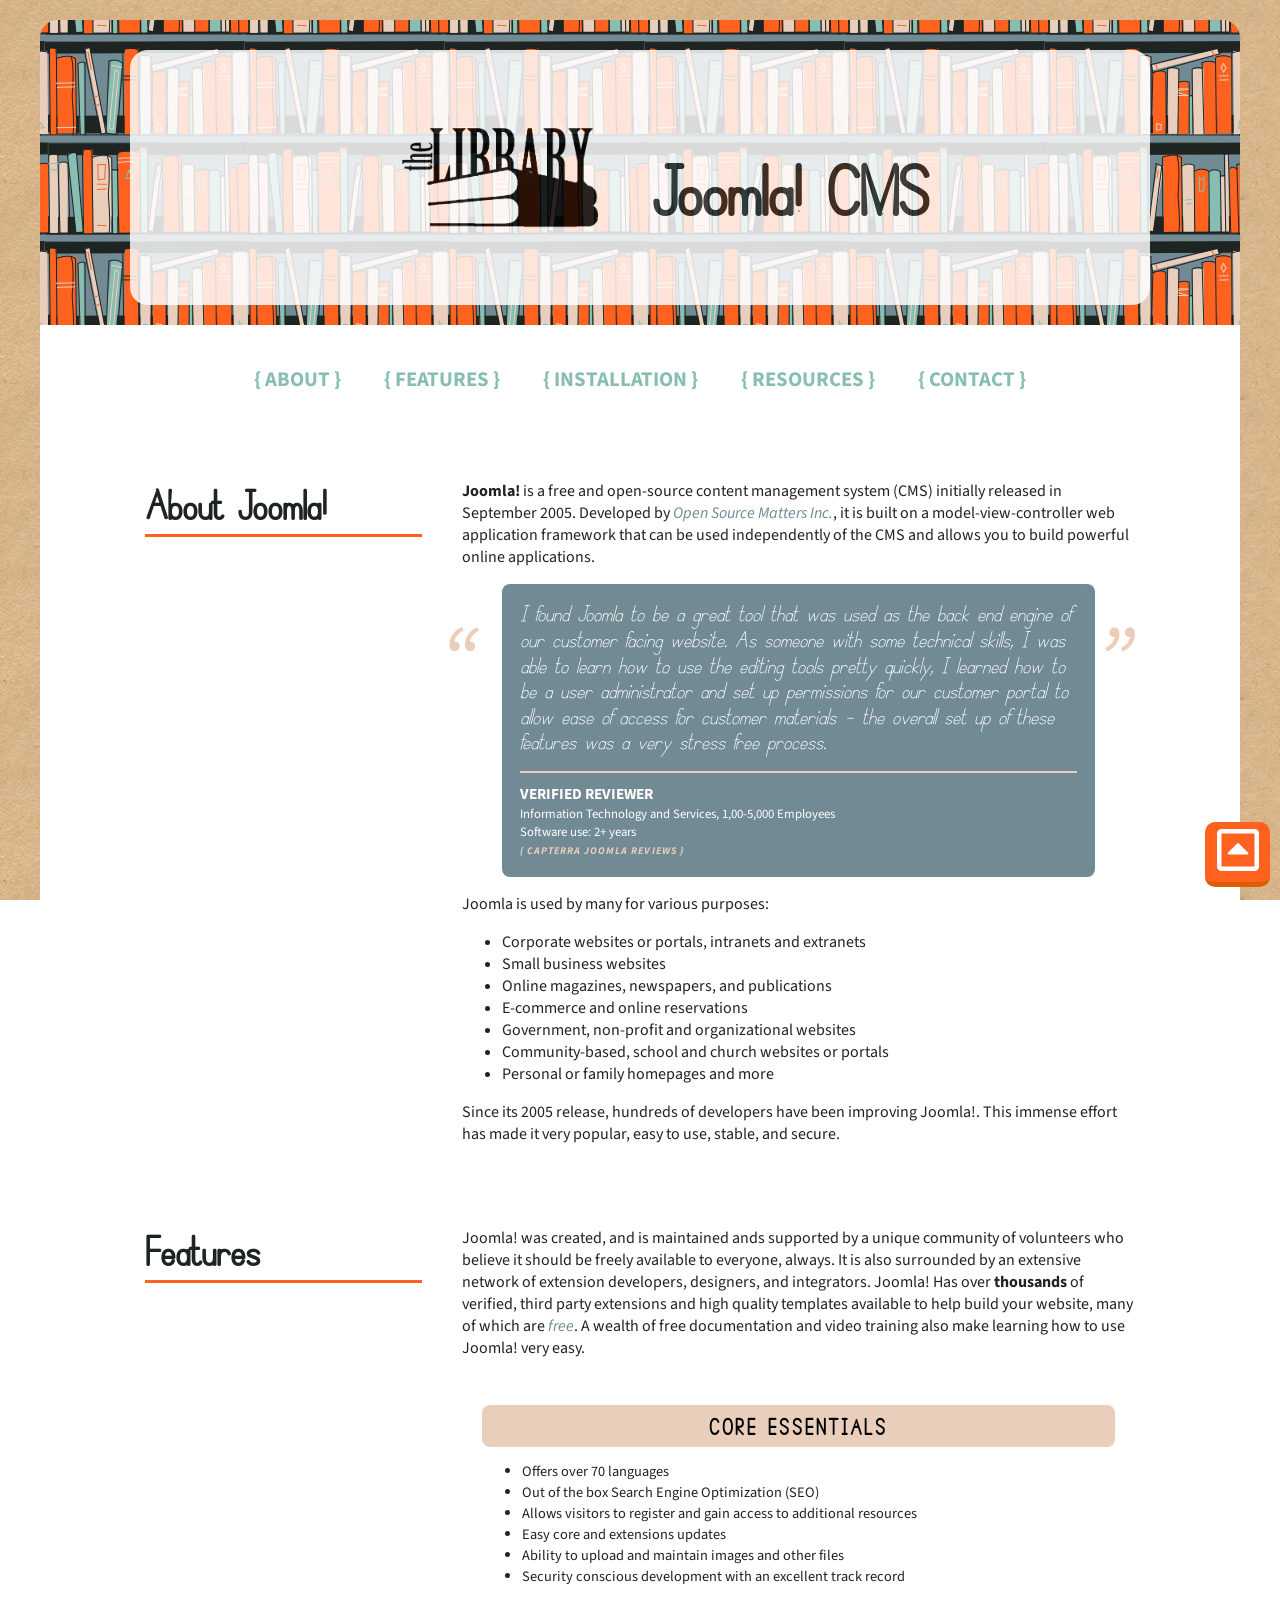
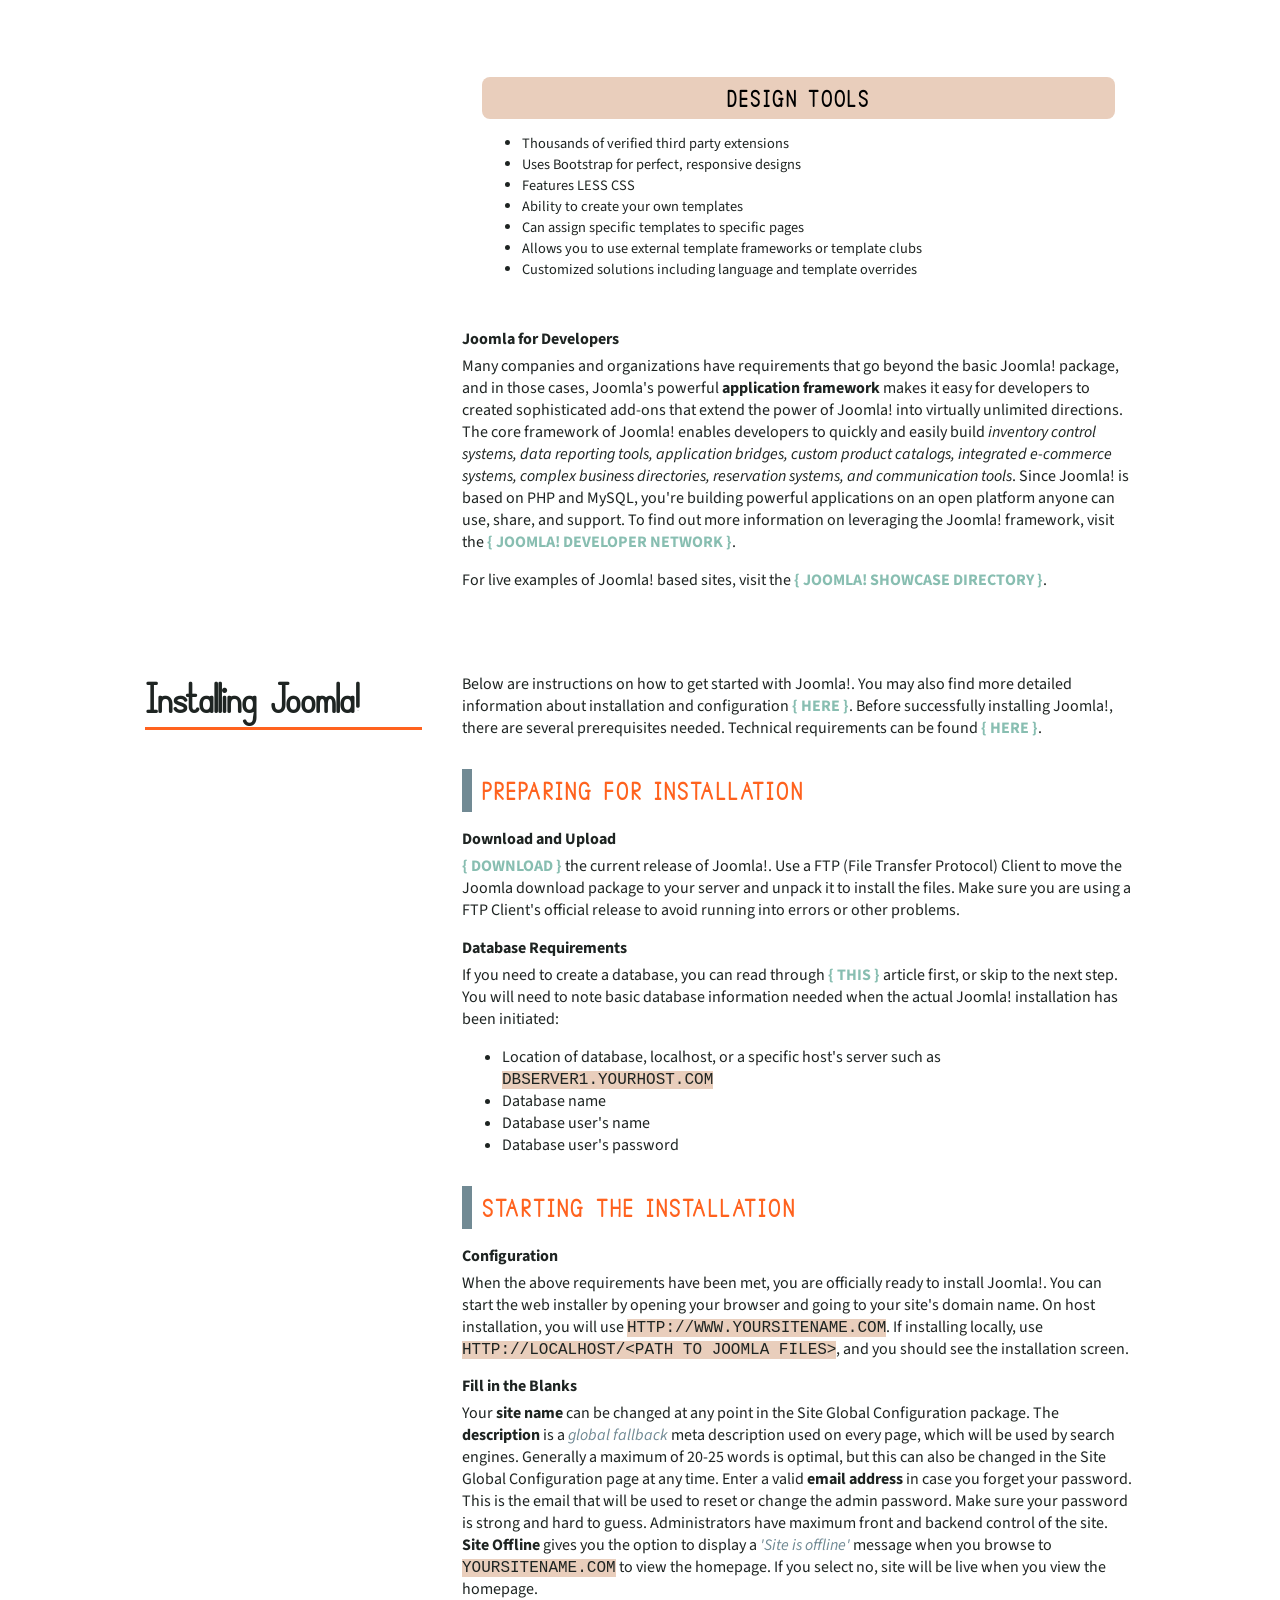
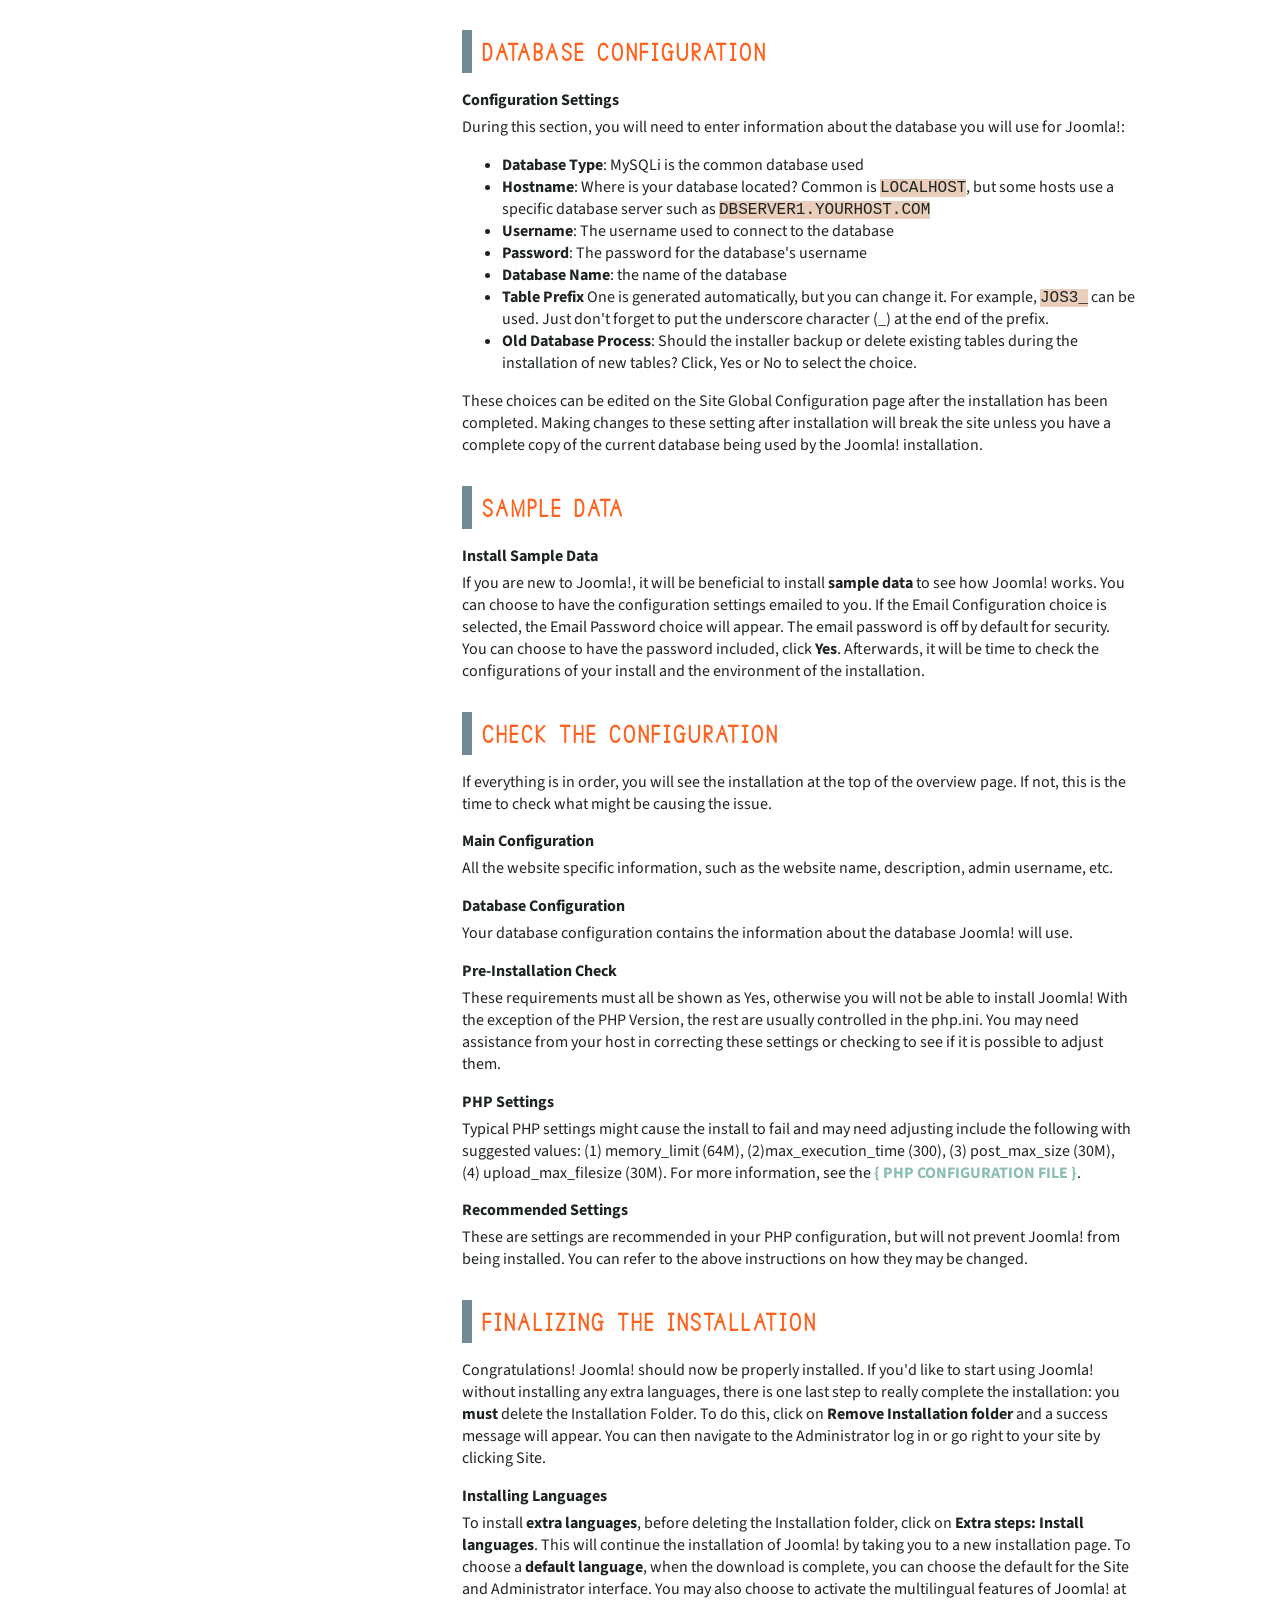
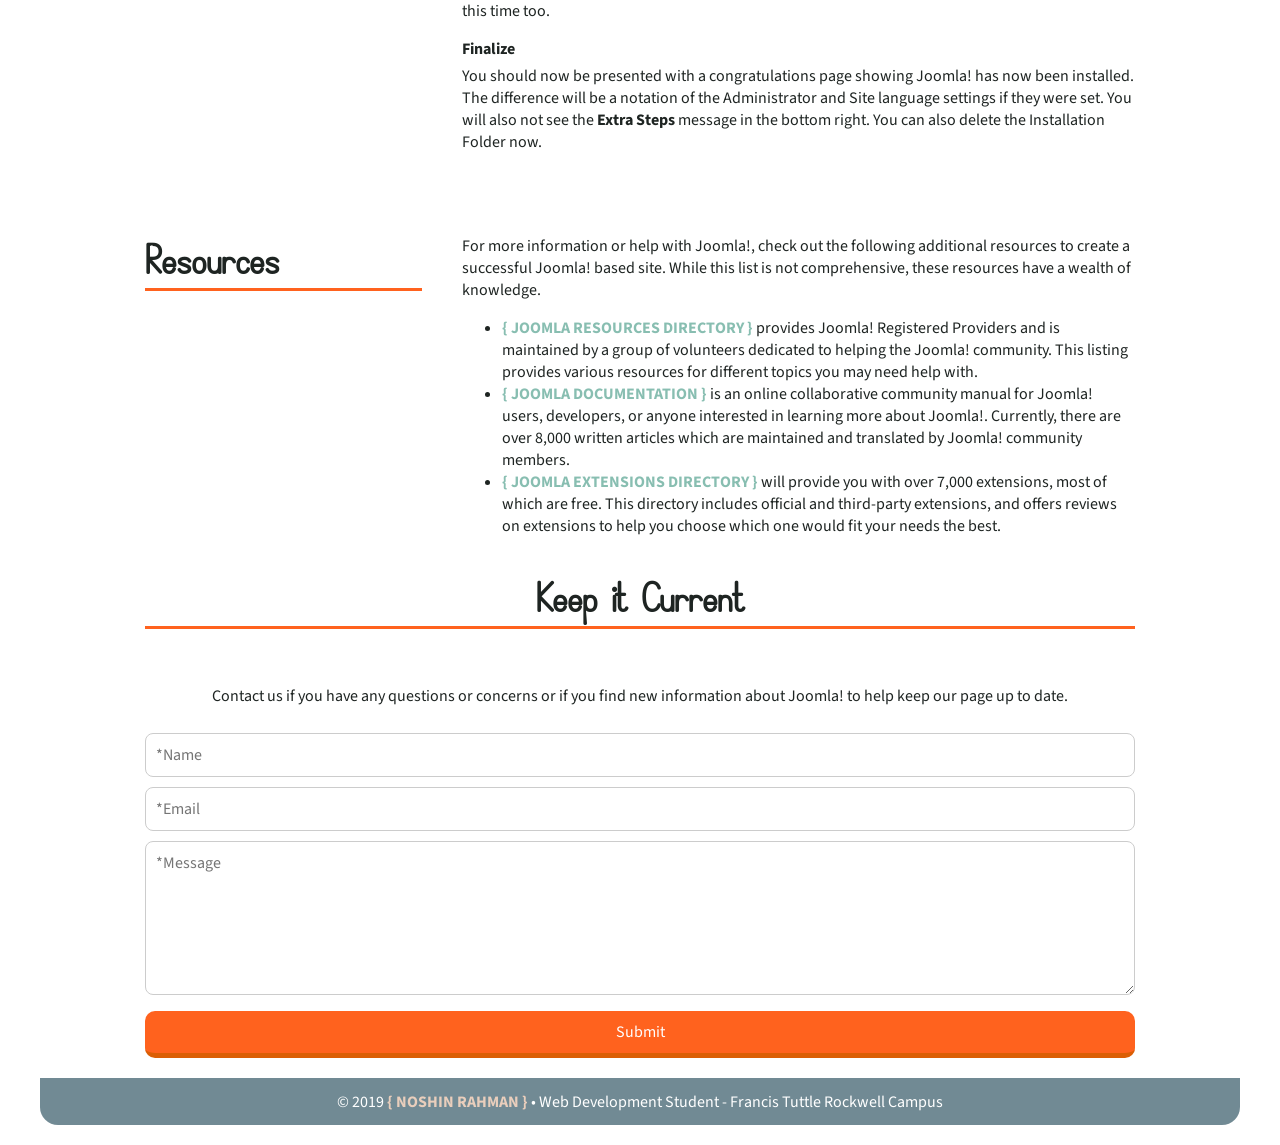
<file: assets/port/web/joomla/index.html>
<!DOCTYPE html>
<html lang="en">
    <head>
        <meta charset="UTF-8">
        <meta name="viewport" content="width=device-width, initial-scale=1.0">
        <title>The Library: Joomla!</title>
        <link rel="stylesheet" href="css/styles.css">
        <link href="https://fonts.googleapis.com/css?family=Source+Sans+Pro:400,900" rel="stylesheet">
        <link rel="stylesheet" href="https://use.fontawesome.com/releases/v5.8.2/css/all.css" integrity="sha384-oS3vJWv+0UjzBfQzYUhtDYW+Pj2yciDJxpsK1OYPAYjqT085Qq/1cq5FLXAZQ7Ay" crossorigin="anonymous">
    </head>
    
    <body id="top">
        
        <div class="content-wrap" id="heading">

        <header>
            <div class="whitebg">
                <div id="title_block">
                <img src="images/logo.png" class="logo title_item">
                    <h1 class="title_item">Joomla! CMS</h1>
            </div>
            </div>
            
         <a href="#top" class="topBtn btn"><i class="far fa-caret-square-up"></i></a>
            
        </header>
            
        </div>
        
        <div class="content-wrap main">
                <div class="nav">
                    <a href="#about">About</a>
                    <a href="#features">Features</a>
                    <a href="#installing">Installation</a>
                    <a href="#resources">Resources</a>
                    <a href="#contact">Contact</a>
                </div>
            
                <div class="col-narrow" id="about">
                    <h2>About Joomla!</h2>
                </div>

                <div class="col-wide">
                    <p><b>Joomla!</b> is a free and open-source content management system (CMS) initially released in September 2005. Developed by <em>Open Source Matters Inc.</em>, it is built on a model-view-controller web application framework that can be used independently of the CMS and allows you to build powerful online applications.</p>
                    
                    
                    <section class="testimonial">
                        <blockquote>
                            <p class="quotation">I found Joomla to be a great tool that was used as the back end engine of our customer facing website. As someone with some technical skills, I was able to learn how to use the editing tools pretty quickly, I learned how to be a user administrator and set up permissions for our customer portal to allow ease of access for customer materials - the overall set up of these features was a very stress free process.</p>
                            <cite><p><b>VERIFIED REVIEWER</b></p>
                            <p>Information Technology and Services, 1,00-5,000 Employees</p>
                            <p>Software use: 2+ years</p>
                            <P><a href="https://www.capterra.com/p/161648/Joomla/#reviews" target="_blank" class="citation">Capterra Joomla Reviews</a></P>
                        </cite>
                        </blockquote>
                    </section>
                    
                    
                    <p>Joomla is used by many for various purposes:</p>
                    <ul>
                        <li>Corporate websites or portals, intranets and extranets</li>
                        <li>Small business websites</li>
                        <li>Online magazines, newspapers, and publications</li>
                        <li>E-commerce and online reservations</li>
                        <li>Government, non-profit and organizational websites</li>
                        <li>Community-based, school and church websites or portals</li>
                        <li>Personal or family homepages and more</li>
                    </ul>
                        
                    <p>Since its 2005 release, hundreds of developers have been improving Joomla!. This immense effort has made it very popular, easy to use, stable, and secure.</p>
                        
                </div>
            
             <div class="col-narrow" id="features">
                    <h2>Features</h2>
                </div>

                <div class="col-wide">
                    <p>Joomla! was created, and is maintained ands supported by a unique community of volunteers who believe it should be freely available to everyone, always. It is also surrounded by an extensive network of extension developers, designers, and integrators. Joomla! Has over <strong>thousands</strong> of verified, third party extensions and high quality templates available to help build your website, many of which are <em>free</em>. A wealth of free documentation and video training also make learning how to use Joomla! very easy.
                    
                    <section class="minicolumn">
                        <h4>Core Essentials</h4>
                         <ul>
                            <li>Offers over 70 languages</li>
                            <li>Out of the box Search Engine Optimization (SEO)</li>
                            <li>Allows visitors to register and gain access to additional resources</li>
                             <li>Easy core and extensions updates</li>
                             <li>Ability to upload and maintain images and other files</li>
                             <li>Security conscious development with an excellent track record</li>
                        </ul>
                    </section>
                    
                    <section class="minicolumn">
                        <h4>Design Tools</h4>
                         <ul>
                             <li>Thousands of verified third party extensions</li>
                             <li>Uses Bootstrap for perfect, responsive designs</li>
                            <li>Features LESS CSS</li>
                             <li>Ability to create your own templates</li>
                             <li>Can assign specific templates to specific pages</li>
                             <li>Allows you to use external template frameworks or template clubs</li>
                             <li>Customized solutions including language and template overrides</li>
                             
                        </ul>
                    </section>
                    
                    <h5>Joomla for Developers</h5>
                    <p>Many companies and organizations have requirements that go beyond the basic Joomla! package, and in those cases, Joomla's powerful <b>application framework</b> makes it easy for developers to created sophisticated add-ons that extend the power of Joomla! into virtually unlimited directions. The core framework of Joomla! enables developers to quickly and easily build <i>inventory control systems, data reporting tools, application bridges, custom product catalogs, integrated e-commerce systems, complex business directories, reservation systems, and communication tools</i>. Since Joomla! is based on PHP and MySQL, you're building powerful applications on an open platform anyone can use, share, and support. To find out more information on leveraging the Joomla! framework, visit the <a href="https://developer.joomla.org/" target="_blank">Joomla! Developer Network</a>.
                    
                    <p>For live examples of Joomla! based sites, visit the <a href="https://showcase.joomla.org/">Joomla! Showcase Directory</a>.
                </div>
            
             <div class="col-narrow" id="installing">
                    <h2>Installing Joomla!</h2>
                </div>

                <div class="col-wide">
                    <p>Below are instructions on how to get started with Joomla!. You may also find more detailed information about installation and configuration <a href="https://docs.joomla.org/J3.x:Installing_Joomla" target="_blank">here</a>. Before successfully installing Joomla!, there are several prerequisites needed. Technical requirements can be found <a href="https://downloads.joomla.org/technical-requirements" target="_blank">here</a>.</p>
                   
                    <h4>Preparing for Installation</h4>
                    <h5>Download and Upload</h5>
                    <p><a href="http://downloads.joomla.org" target="_blank">Download</a> the current release of Joomla!. Use a FTP (File Transfer Protocol) Client to move the Joomla download package to your server and unpack it to install the files. Make sure you are using a FTP Client's official release to avoid running into errors or other problems.
                    <h5>Database Requirements</h5>
                    <p>If you need to create a database, you can read through <a href="https://docs.joomla.org/Special:MyLanguage/Creating_a_Database_for_Joomla!" target="_blank">this</a> article first, or skip to the next step. You will need to note basic database information needed when the actual Joomla! installation has been initiated:</p>
                    <ul>
                        <li>Location of database, localhost, or a specific host's server such as <code>dbserver1.yourhost.com</code>
                        <li>Database name</li>
                        <li>Database user's name</li>
                        <li>Database user's password</li>
                    </ul>
                    
                    <h4>Starting the Installation</h4>
                    <h5>Configuration</h5>
                    <p>When the above requirements have been met, you are officially ready to install Joomla!. You can start the web installer by opening your browser and going to your site's domain name. On host installation, you will use <code>http://www.yoursitename.com</code>. If installing locally, use <code>http://localhost/&lt;path to Joomla files&gt;</code>, and you should see the installation screen.</p>
                    <h5>Fill in the Blanks</h5>
                    <p>Your <b>site name</b> can be changed at any point in the Site Global Configuration package. The <b>description</b> is a <em>global fallback</em> meta description used on every page, which will be used by search engines. Generally a maximum of 20-25 words is optimal, but this can also be changed in the Site Global Configuration page at any time. Enter a valid <b>email address</b> in case you forget your password. This is the email that will be used to reset or change the admin password. Make sure your password is strong and hard to guess. Administrators have maximum front and backend control of the site. <b>Site Offline</b> gives you the option to display a <em>'Site is offline'</em> message when you browse to <code>yoursitename.com</code> to view the homepage. If you select no, site will be live when you view the homepage.
                    <h4>Database Configuration</h4>
                    <h5>Configuration Settings</h5>
                    <p>During this section, you will need to enter information about the database you will use for Joomla!:</p>
                    <ul>
                        <li><b>Database Type</b>: MySQLi is the common database used</li>
                        <li><b>Hostname</b>: Where is your database located? Common is <code>localhost</code>, but some hosts use a specific database server such as <code>dbserver1.yourhost.com</code></li>
                        <li><b>Username</b>: The username used to connect to the database</li>
                        <li><b>Password</b>: The password for the database's username</li>
                        <li><b>Database Name</b>: the name of the database</li>
                        <li><b>Table Prefix</b> One is generated automatically, but you can change it. For example, <code>jos3_</code> can be used. Just don't forget to put the underscore character (_) at the end of the prefix.</li>
                        <li><b>Old Database Process</b>: Should the installer backup or delete existing tables during the installation of new tables? Click, Yes or No to select the choice.</li>
                    </ul>
                    <p>These choices can be edited on the Site Global Configuration page after the installation has been completed. Making changes to these setting after installation will break the site unless you have a complete copy of the current database being used by the Joomla! installation.
                    
                    <h4>Sample Data</h4>
                    <h5>Install Sample Data</h5>
                    <p>If you are new to Joomla!, it will be beneficial to install <b>sample data</b> to see how Joomla! works. You can choose to have the configuration settings emailed to you. If the Email Configuration choice is selected, the Email Password choice will appear. The email password is off by default for security. You can choose to have the password included, click <b>Yes</b>. Afterwards, it will be time to check the configurations of your install and the environment of the installation.</p>
                  
                    <h4>Check the Configuration</h4>
                    <p>If everything is in order, you will see the installation at the top of the overview page. If not, this is the time to check what might be causing the issue.
                    <h5>Main Configuration</h5>
                    <p>All the website specific information, such as the website name, description, admin username, etc.</p>
                    <h5>Database Configuration</h5>
                    <p>Your database configuration contains the information about the database Joomla! will use.</p>
                    <h5>Pre-Installation Check</h5>
                    <p>These requirements must all be shown as Yes, otherwise you will not be able to install Joomla! With the exception of the PHP Version, the rest are usually controlled in the php.ini. You may need assistance from your host in correcting these settings or checking to see if it is possible to adjust them.</p>
                    <h5>PHP Settings</h5>
                    <p>Typical PHP settings might cause the install to fail and may need adjusting include the following with suggested values: (1) memory_limit (64M), (2)max_execution_time (300), (3) post_max_size (30M), (4) upload_max_filesize (30M). For more information, see the <a href="http://php.net/manual/en/configuration.file.php" target="_blank">PHP configuration file</a>.</p>
                    <h5>Recommended Settings</h5>
                    <p>These are settings are recommended in your PHP configuration, but will not prevent Joomla! from being installed. You can refer to the above instructions on how they may be changed.</p>
                    
                    <h4>Finalizing the Installation</h4>
                    <p>Congratulations! Joomla! should now be properly installed. If you'd like to start using Joomla! without installing any extra languages, there is one last step to really complete the installation: you <b>must</b> delete the Installation Folder. To do this, click on <b>Remove Installation folder</b> and a success message will appear. You can then navigate to the Administrator log in or go right to your site by clicking Site.</p>
                    <h5>Installing Languages</h5>
                    <p>To install <b>extra languages</b>, before deleting the Installation folder, click on <b>Extra steps: Install languages</b>. This will continue the installation of Joomla! by taking you to a new installation page. To choose a <b>default language</b>, when the download is complete, you can choose the default for the Site and Administrator interface. You may also choose to activate the multilingual features of Joomla! at this time too.</p>
                    <h5>Finalize</h5>
                    <p>You should now be presented with a congratulations page showing Joomla! has now been installed. The difference will be a notation of the Administrator and Site language settings if they were set. You will also not see the <b>Extra Steps</b> message in the bottom right. You can also delete the Installation Folder now.</p>
                </div>
            
            <div class="col-narrow" id="resources">
                    <h2>Resources</h2>
                </div>

                <div class="col-wide">
                    <p>For more information or help with Joomla!, check out the following additional resources to create a successful Joomla! based site. While this list is not comprehensive, these resources have a wealth of knowledge.</p>
                    <ul>
                        <li><a href="https://resources.joomla.org/en/" target="_blank">Joomla Resources Directory</a> provides Joomla! Registered Providers and is maintained by a group of volunteers dedicated to helping the Joomla! community. This listing provides various resources for different topics you may need help with.</li>
                        <li><a href="https://docs.joomla.org/" target="_blank">Joomla Documentation</a> is an online collaborative community manual for Joomla! users, developers, or anyone interested in learning more about Joomla!. Currently, there are over 8,000 written articles which are maintained and translated by Joomla! community members.</li>
                        <li><a href="https://extensions.joomla.org/" target="_blank">Joomla Extensions Directory</a> will provide you with over 7,000 extensions, most of which are free. This directory includes official and third-party extensions, and offers reviews on extensions to help you choose which one would fit your needs the best.</li>
                    </ul>
                </div>
            
            <h3 id="contact">Keep it Current</h3>
            <p align="center">Contact us  if you have any questions or concerns or if you find new information about Joomla! to help keep our page up to date.
            <form action="mailto:nr0869031@student.francistuttle.edu" method="post" enctype="text/plain">
		      <input type="text" id="name" name="name" placeholder="*Name" required="">
		      <input type="email" id="email" name="email" placeholder="*Email" required="">
			     <textarea name="" rows="6" placeholder="*Message" required=""></textarea>
                <input type="submit"> 
	       </form>
        </div>
            
            <div class="content-wrap bottom">
                <footer>
                &copy; 2019 <a href="http://noshinr.com" target="_blank">Noshin Rahman</a> • Web Development Student - Francis Tuttle Rockwell Campus
            </footer>
        </div>
            
    </body>
    
</html>
</file>
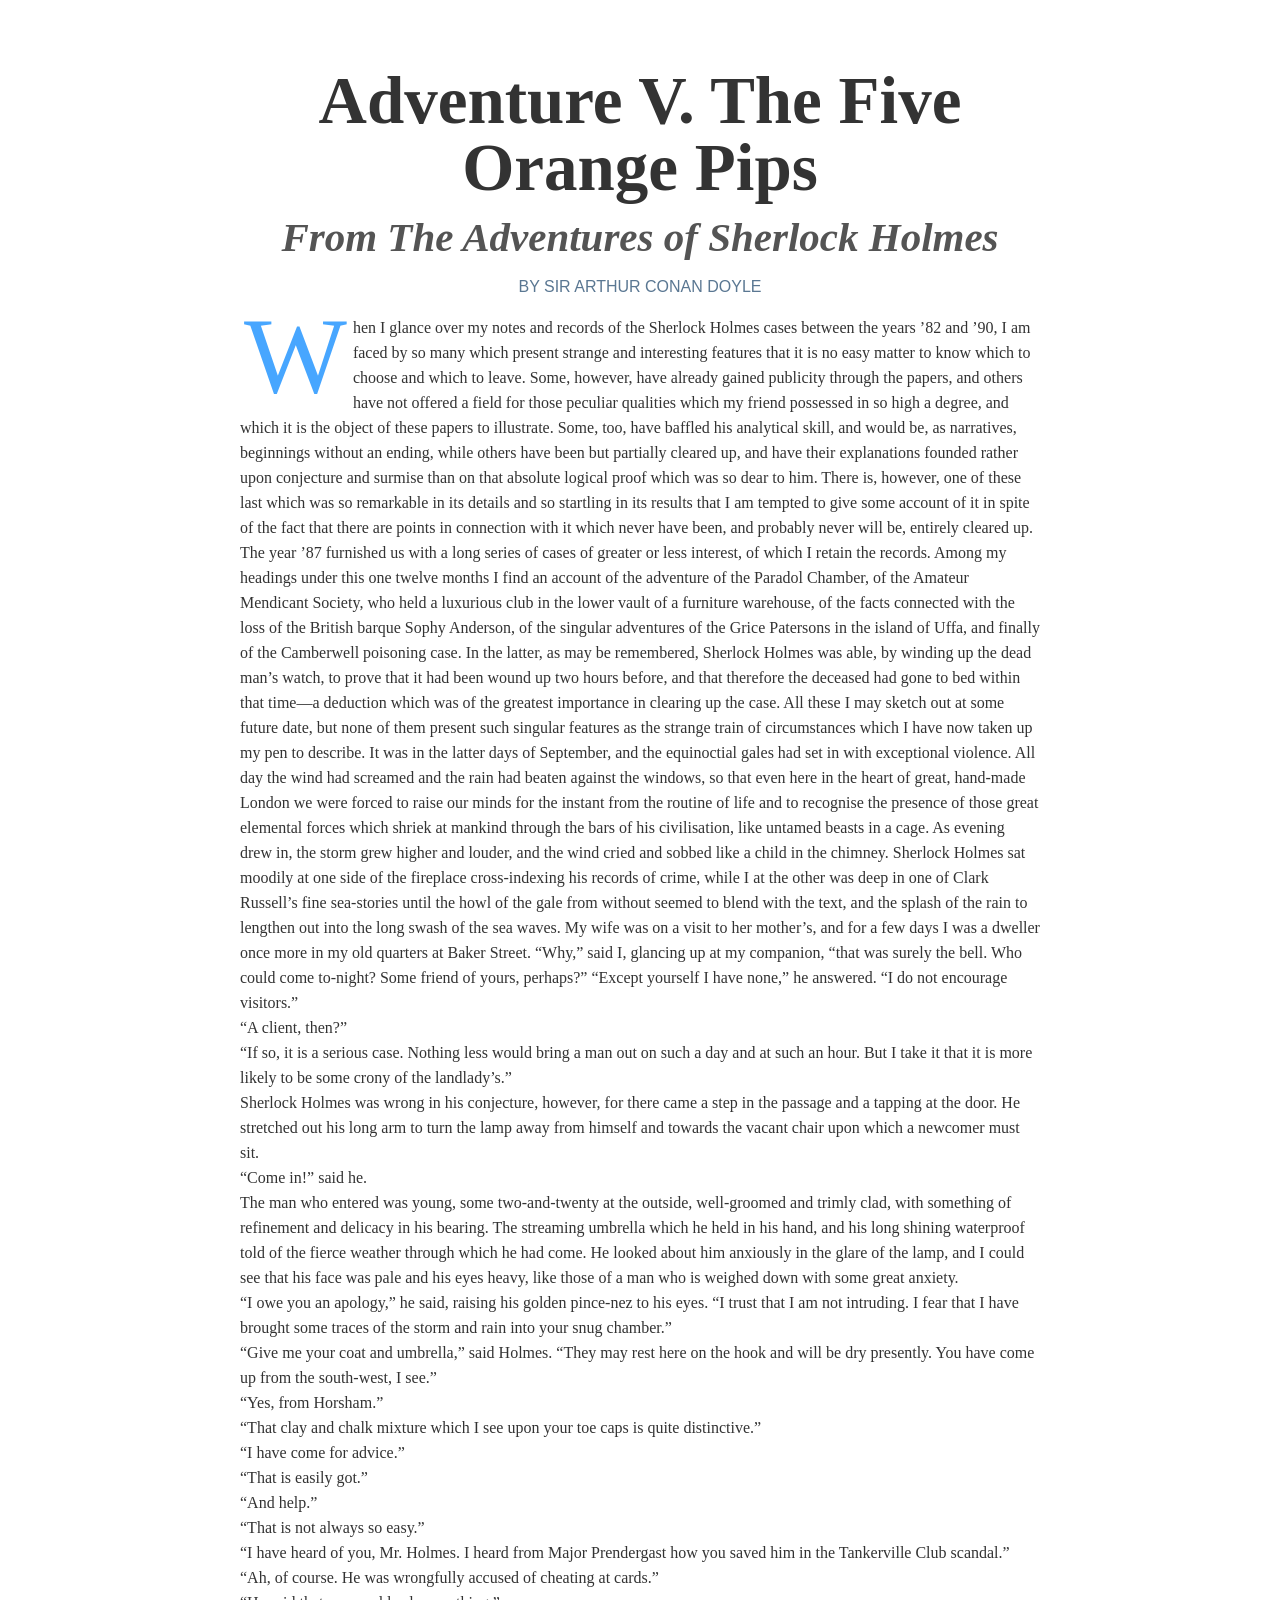
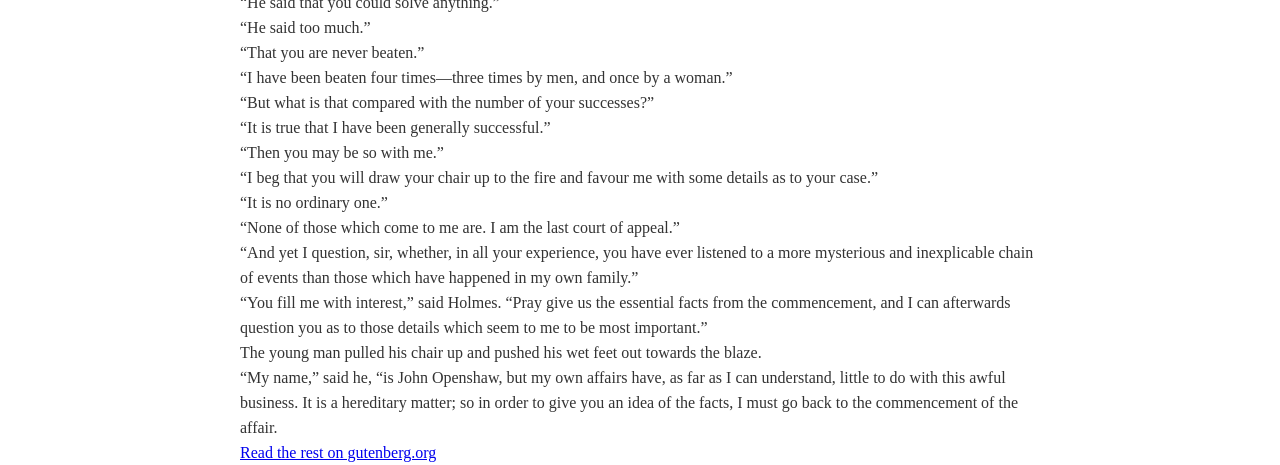
<file: assets/port/ft/designnewbie/responsivetypography/ch02/index.html>
<!DOCTYPE html>

<html>
	<head>
		<meta charset="utf-8"> 
		<title>Adventure V. The Five Orange Pips</title>
		<link rel="stylesheet" href="c/reset.css" media="all" />
		<link rel="stylesheet" href="c/screen.css" media="all" />
	</head>
	<body>
	<article>
		<!-- taken from: http://www.gutenberg.org/files/1661/1661-h/1661-h.htm#5 -->
		<h1>Adventure V. The Five Orange Pips</h1>
		<h2>From The Adventures of Sherlock Holmes</h2>	
		<h3>By Sir Arthur Conan Doyle</h3>	
	<p>When I glance over my notes and records of the Sherlock Holmes cases between the years ’82 and ’90, I am faced by so many which present strange and interesting features that it is no easy matter to know which to choose and which to leave. Some, however, have already gained publicity through the papers, and others have not offered a field for those peculiar qualities which my friend possessed in so high a degree, and which it is the object of these papers to illustrate. Some, too, have baffled his analytical skill, and would be, as narratives, beginnings without an ending, while others have been but partially cleared up, and have their explanations founded rather upon conjecture and surmise than on that absolute logical proof which was so dear to him. There is, however, one of these last which was so remarkable in its details and so startling in its results that I am tempted to give some account of it in spite of the fact that there are points in connection with it which never have been, and probably never will be, entirely cleared up.</p>
	<p>The year ’87 furnished us with a long series of cases of greater or less interest, of which I retain the records. Among my headings under this one twelve months I find an account of the adventure of the Paradol Chamber, of the Amateur Mendicant Society, who held a luxurious club in the lower vault of a furniture warehouse, of the facts connected with the loss of the British barque Sophy Anderson, of the singular adventures of the Grice Patersons in the island of Uffa, and finally of the Camberwell poisoning case. In the latter, as may be remembered, Sherlock Holmes was able, by winding up the dead man’s watch, to prove that it had been wound up two hours before, and that therefore the deceased had gone to bed within that time—a deduction which was of the greatest importance in clearing up the case. All these I may sketch out at some future date, but none of them present such singular features as the strange train of circumstances which I have now taken up my pen to describe.
	It was in the latter days of September, and the equinoctial gales had set in with exceptional violence. All day the wind had screamed and the rain had beaten against the windows, so that even here in the heart of great, hand-made London we were forced to raise our minds for the instant from the routine of life and to recognise the presence of those great elemental forces which shriek at mankind through the bars of his civilisation, like untamed beasts in a cage. As evening drew in, the storm grew higher and louder, and the wind cried and sobbed like a child in the chimney. Sherlock Holmes sat moodily at one side of the fireplace cross-indexing his records of crime, while I at the other was deep in one of Clark Russell’s fine sea-stories until the howl of the gale from without seemed to blend with the text, and the splash of the rain to lengthen out into the long swash of the sea waves. My wife was on a visit to her mother’s, and for a few days I was a dweller once more in my old quarters at Baker Street.
	“Why,” said I, glancing up at my companion, “that was surely the bell. Who could come to-night? Some friend of yours, perhaps?”
	“Except yourself I have none,” he answered. “I do not encourage visitors.”</p>
	
	<p>“A client, then?”</p>
	
	<p>“If so, it is a serious case. Nothing less would bring a man out on such a day and at such an hour. But I take it that it is more likely to be some crony of the landlady’s.”</p>
	
	<p>Sherlock Holmes was wrong in his conjecture, however, for there came a step in the passage and a tapping at the door. He stretched out his long arm to turn the lamp away from himself and towards the vacant chair upon which a newcomer must sit.</p>
	
	<p>“Come in!” said he.</p>
	
	<p>The man who entered was young, some two-and-twenty at the outside, well-groomed and trimly clad, with something of refinement and delicacy in his bearing. The streaming umbrella which he held in his hand, and his long shining waterproof told of the fierce weather through which he had come. He looked about him anxiously in the glare of the lamp, and I could see that his face was pale and his eyes heavy, like those of a man who is weighed down with some great anxiety.</p>
	
	<p>“I owe you an apology,” he said, raising his golden pince-nez to his eyes. “I trust that I am not intruding. I fear that I have brought some traces of the storm and rain into your snug chamber.”</p>
	
	<p>“Give me your coat and umbrella,” said Holmes. “They may rest here on the hook and will be dry presently. You have come up from the south-west, I see.”</p>
	
	<p>“Yes, from Horsham.”</p>
	
	<p>“That clay and chalk mixture which I see upon your toe caps is quite distinctive.”</p>
	
	<p>“I have come for advice.”</p>
	
	<p>“That is easily got.”</p>
	
	<p>“And help.”</p>
	
	<p>“That is not always so easy.”</p>
	
	<p>“I have heard of you, Mr. Holmes. I heard from Major Prendergast how you saved him in the Tankerville Club scandal.”</p>
	
	<p>“Ah, of course. He was wrongfully accused of cheating at cards.”</p>
	
	<p>“He said that you could solve anything.”</p>
	
	<p>“He said too much.”</p>
	
	<p>“That you are never beaten.”</p>
	
	<p>“I have been beaten four times—three times by men, and once by a woman.”</p>
	
	<p>“But what is that compared with the number of your successes?”</p>
	
	<p>“It is true that I have been generally successful.”</p>
	
	<p>“Then you may be so with me.”</p>
	
	<p>“I beg that you will draw your chair up to the fire and favour me with some details as to your case.”</p>
	
	<p>“It is no ordinary one.”</p>
	
	<p>“None of those which come to me are. I am the last court of appeal.”</p>
	
	<p>“And yet I question, sir, whether, in all your experience, you have ever listened to a more mysterious and inexplicable chain of events than those which have happened in my own family.”</p>
	
	<p>“You fill me with interest,” said Holmes. “Pray give us the essential facts from the commencement, and I can afterwards question you as to those details which seem to me to be most important.”</p>
	
	<p>The young man pulled his chair up and pushed his wet feet out towards the blaze.</p>
	<p>“My name,” said he, “is John Openshaw, but my own affairs have, as far as I can understand, little to do with this awful business. It is a hereditary matter; so in order to give you an idea of the facts, I must go back to the commencement of the affair.</p>
		
	<p><a href="http://www.gutenberg.org/files/1661/1661-h/1661-h.htm#5">Read the rest on gutenberg.org</a></p>
	
	</article>
		
	</body>
</html>
</file>
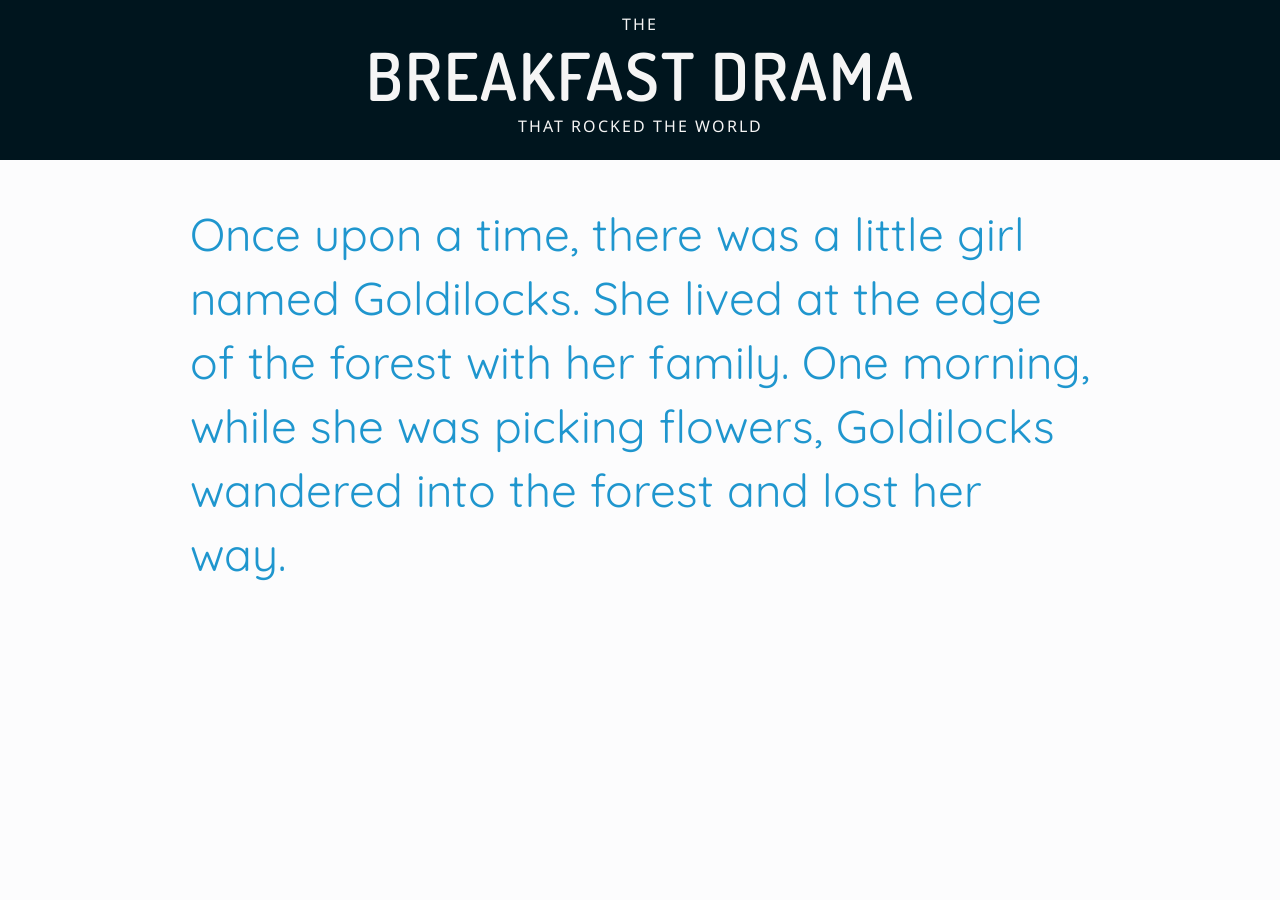
<file: assets/port/ft/designnewbie/responsivetypography/ch03/index.html>
<!DOCTYPE html>
<html>
	<head>
		<title>The Breakfast Drama</title>
		<meta charset='utf-8'> 
		<meta name="viewport" content="width=device-width; initial-scale=1.0;">
		<link rel="stylesheet" href="c/reset.css" media="all" />
		<link rel="stylesheet" href="c/styles.css" media="all" />
		
		<link href='http://fonts.googleapis.com/css?family=Dosis:300,600|Noto+Sans|Quicksand:400,700' rel='stylesheet' type='text/css'>
		
		
	</head>
	<body>

	<section class="title">
		<div>
			<h1><span>The</span> Breakfast Drama <br/><span>That Rocked The World</span></h1>
		</div>
	</section>
	
	<article>

 <p class="epsilon">Once upon a time, there was a little girl named Goldilocks. She lived at the edge of the forest with her family. One morning, while she was picking flowers, Goldilocks wandered into the forest and lost her way.</p>
 
</article>
	
	
	</body>
</html>
</file>
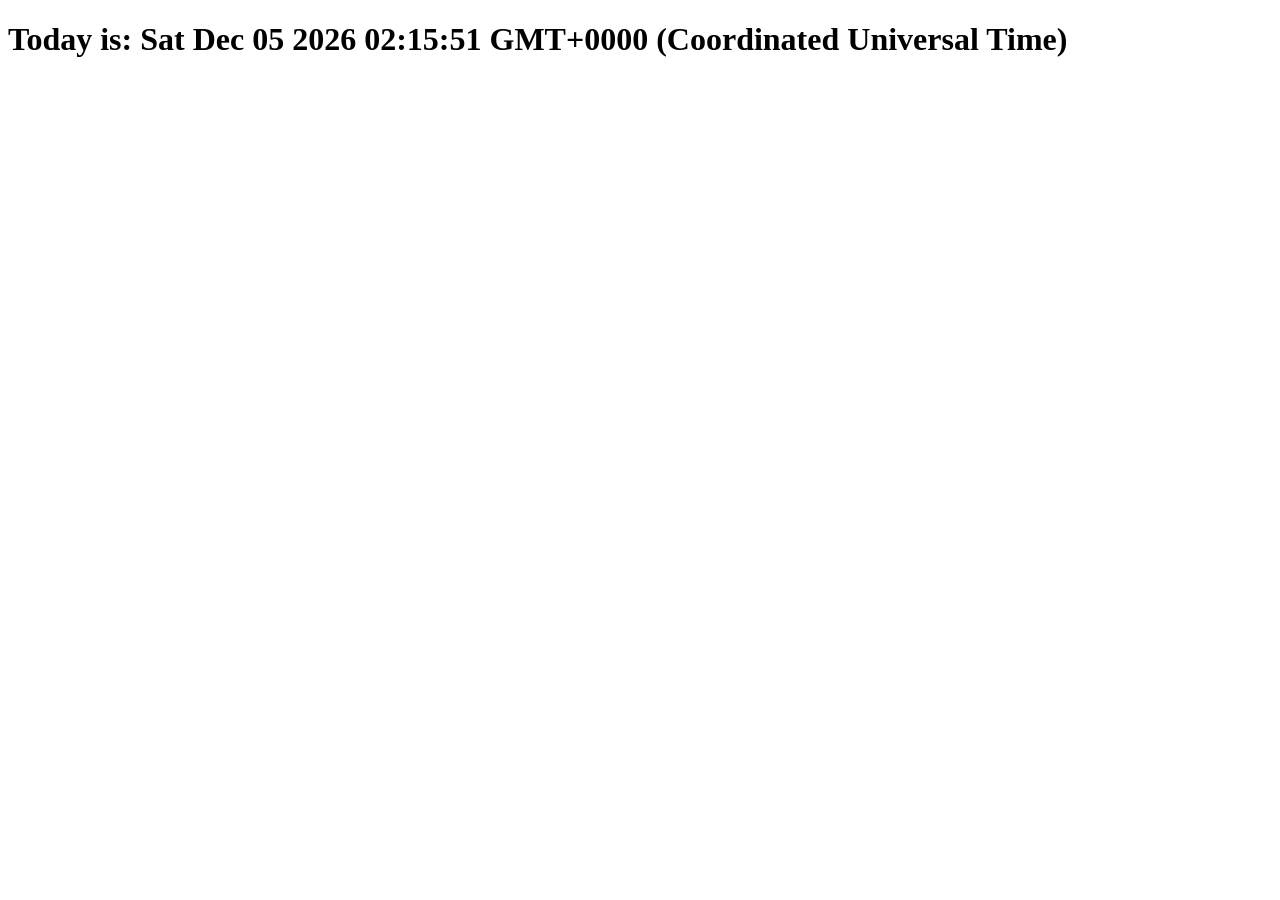
<file: assets/port/ft/jsnovice/jsessential/ch02/index.html>
<!DOCTYPE html>
<html lang="en-US">

<head>
    <meta charset="UTF-8">
    <meta name="viewport" content="width=device-width, initial-scale=1">
    <title>An empty page</title>
    <script src="script.js" defer></script>
</head>

<body>

</body>

</html>
</file>
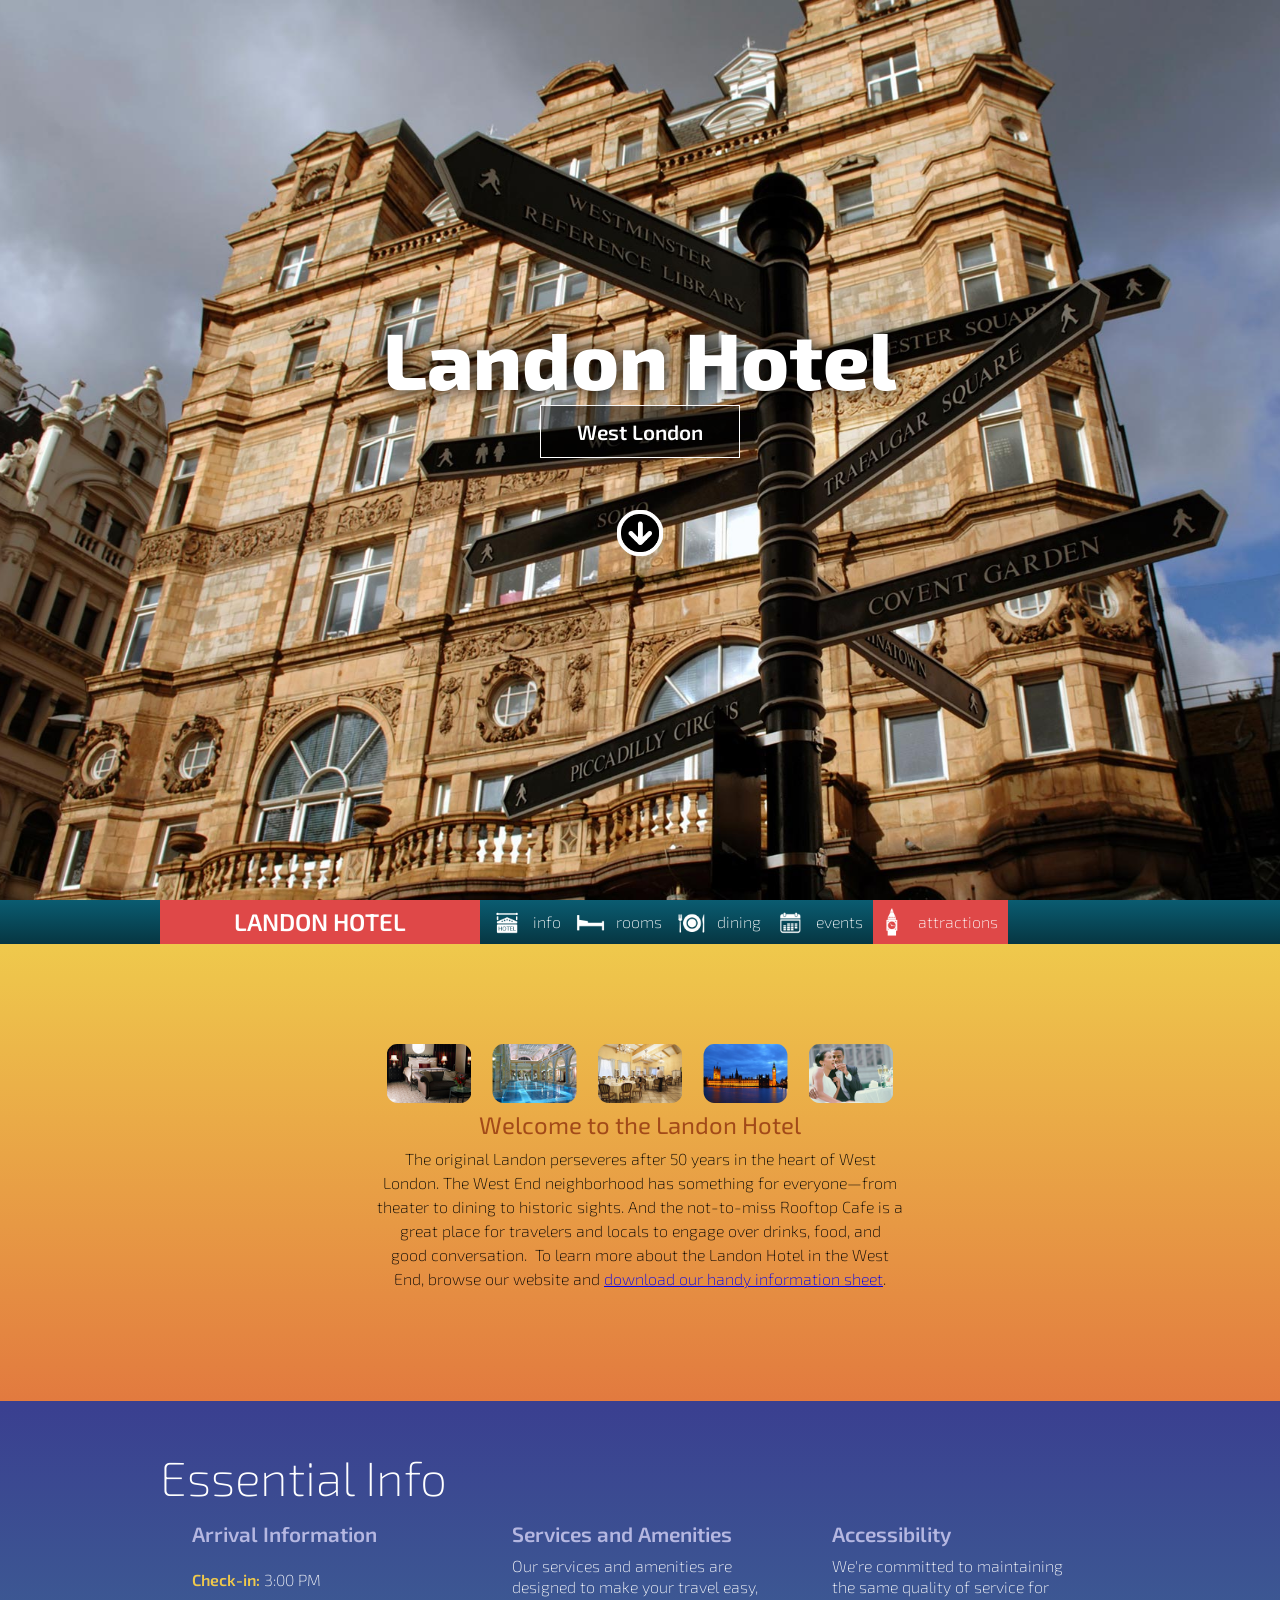
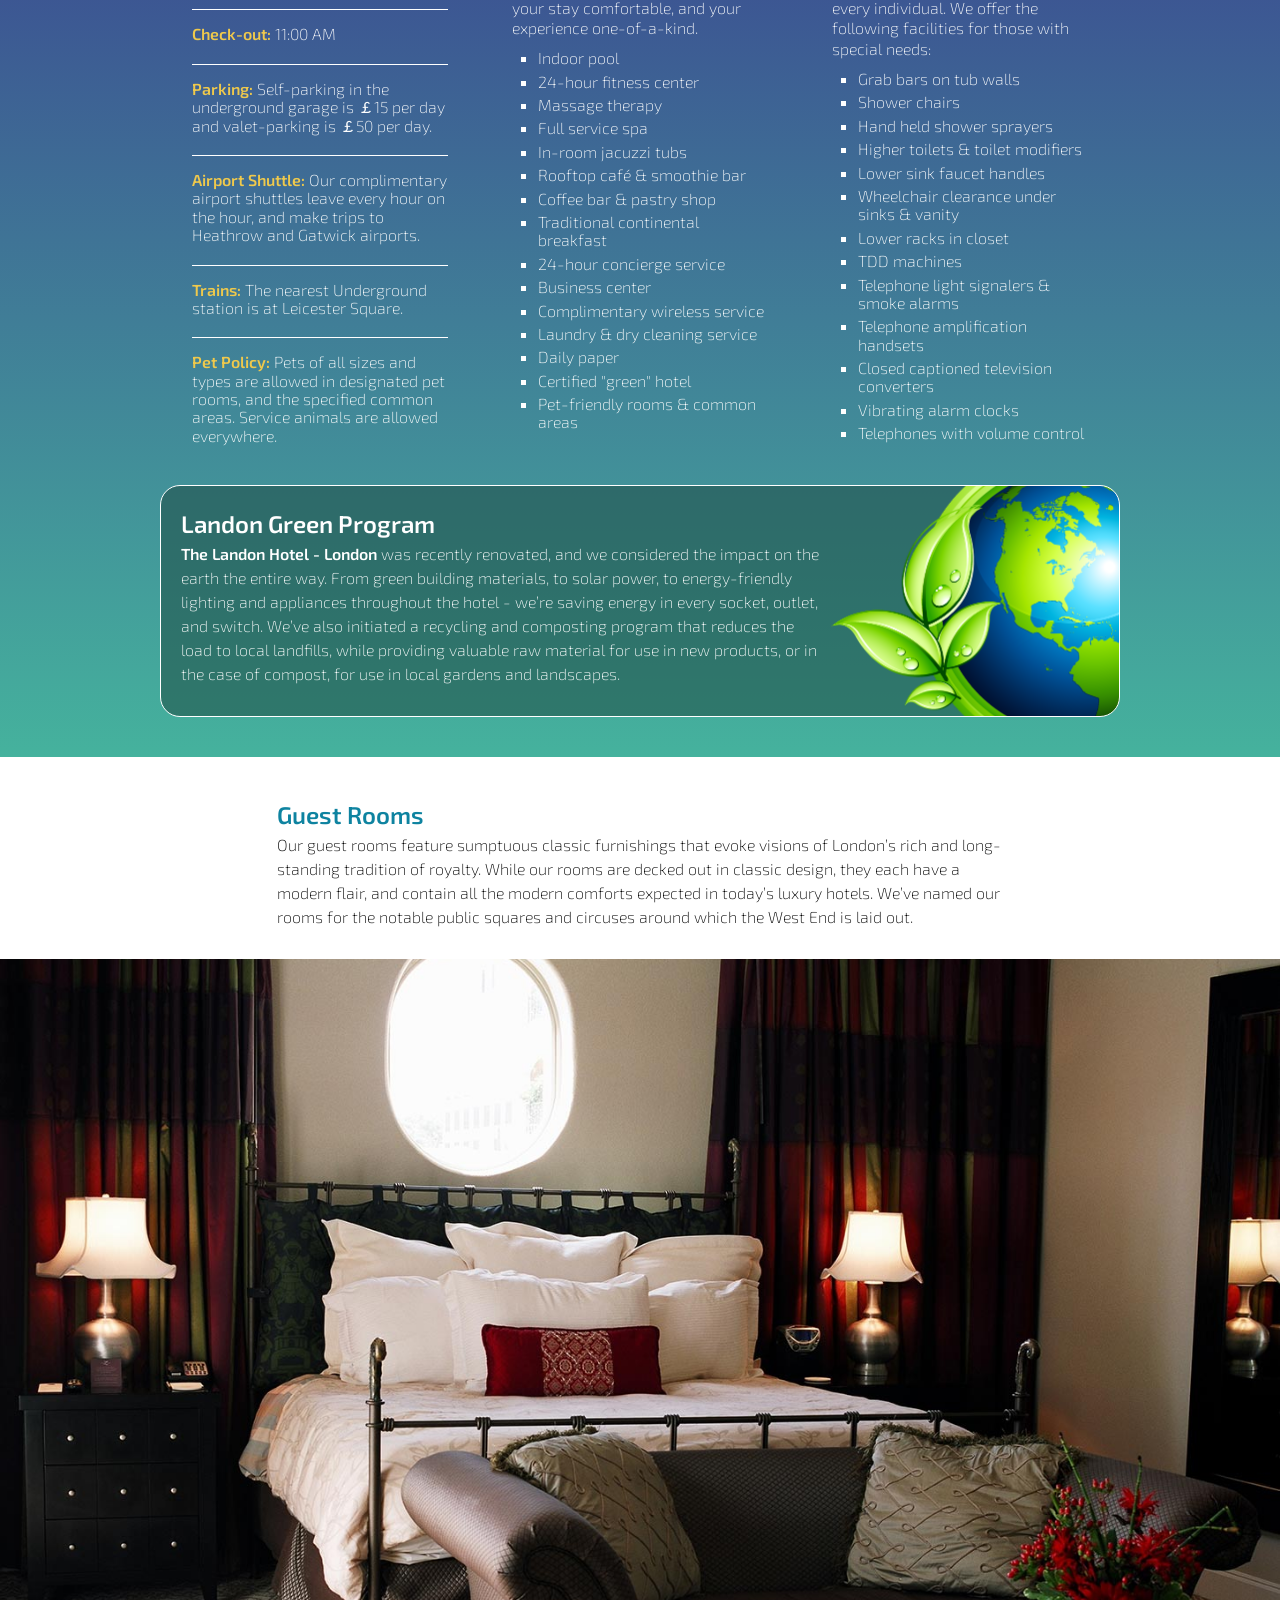
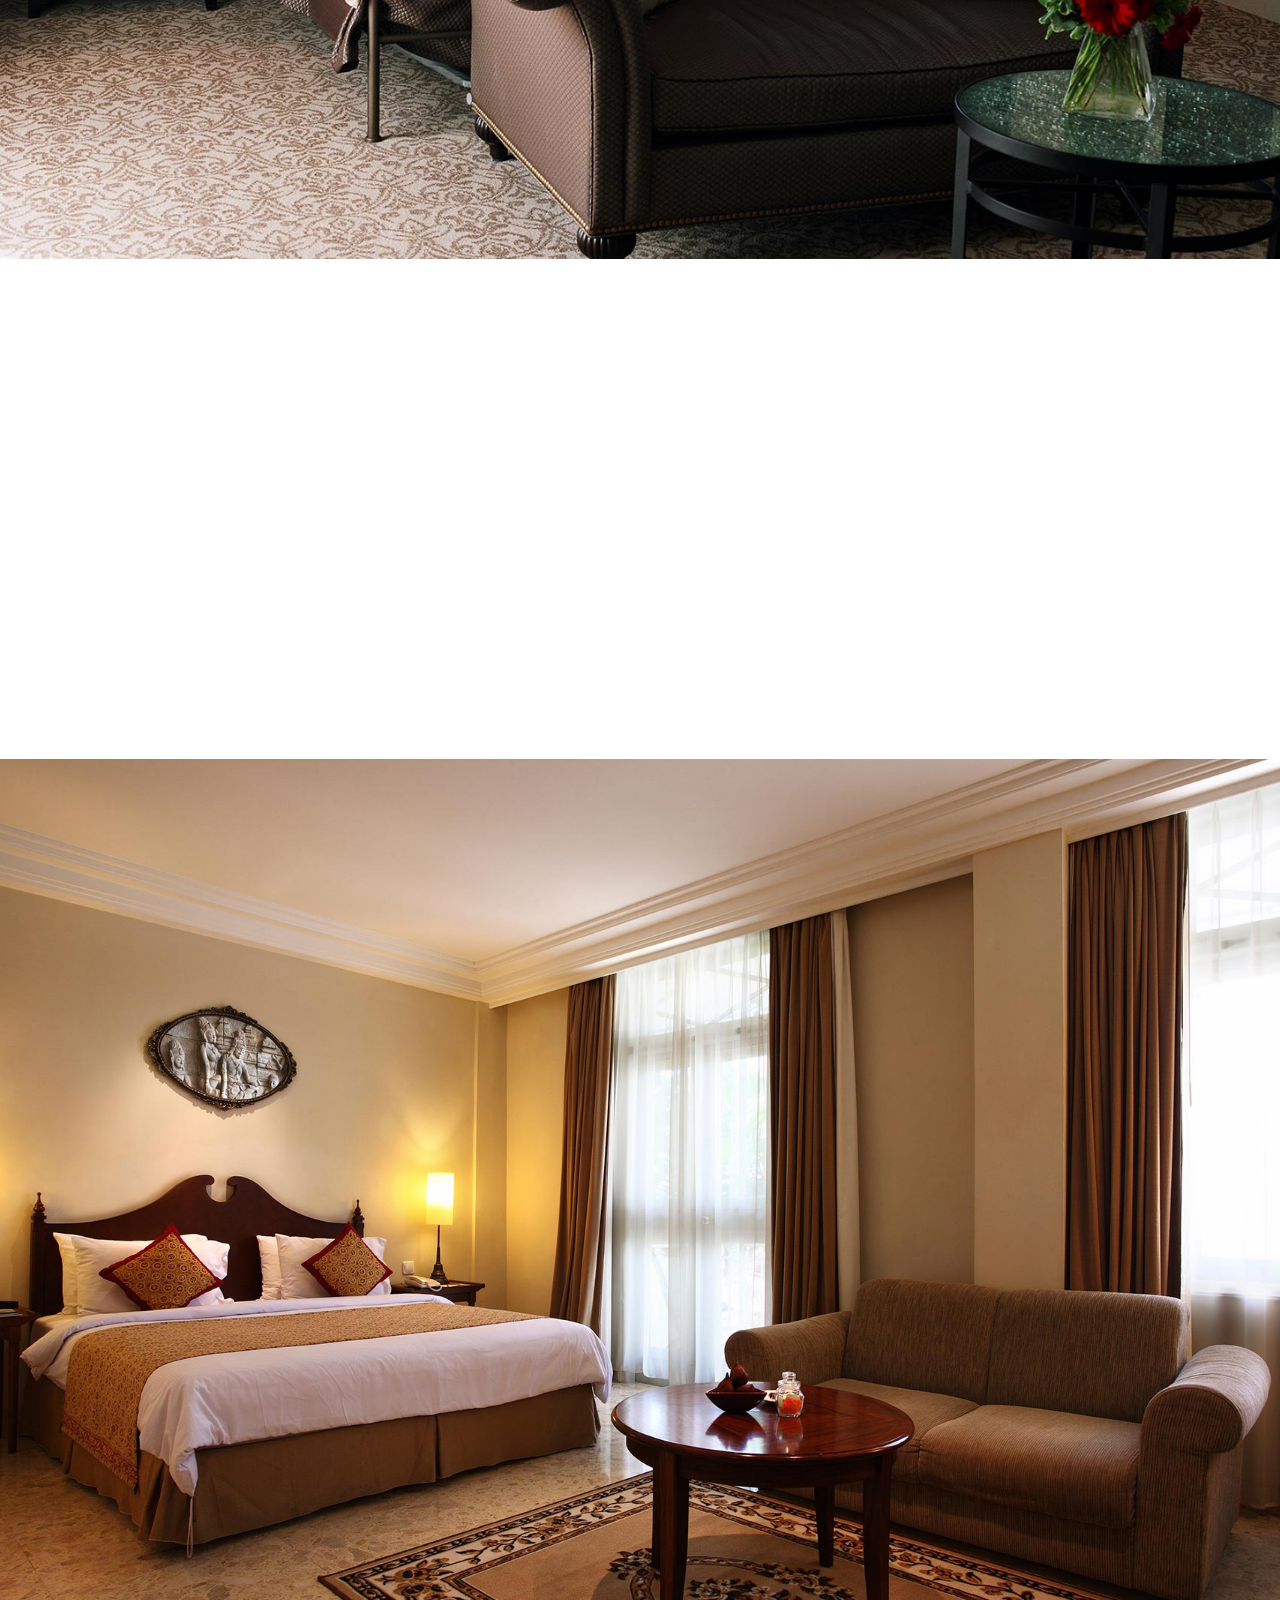
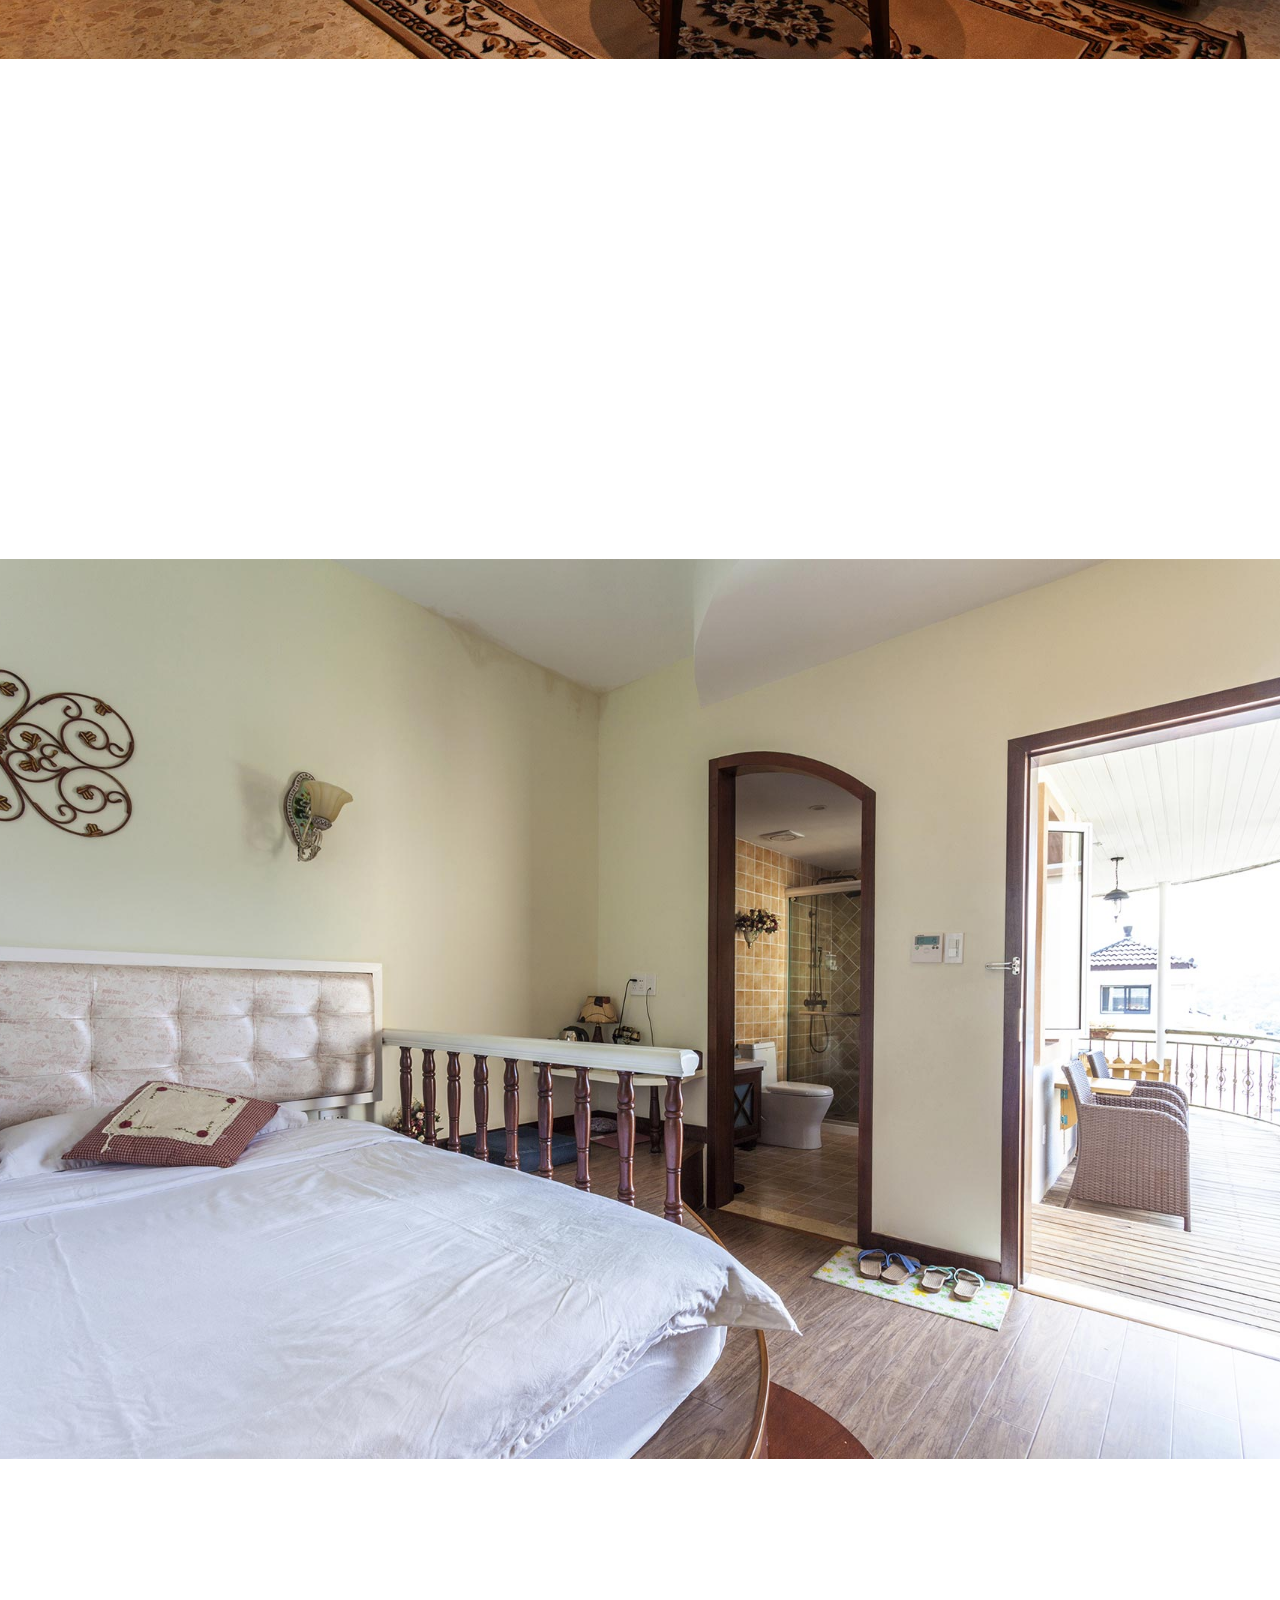
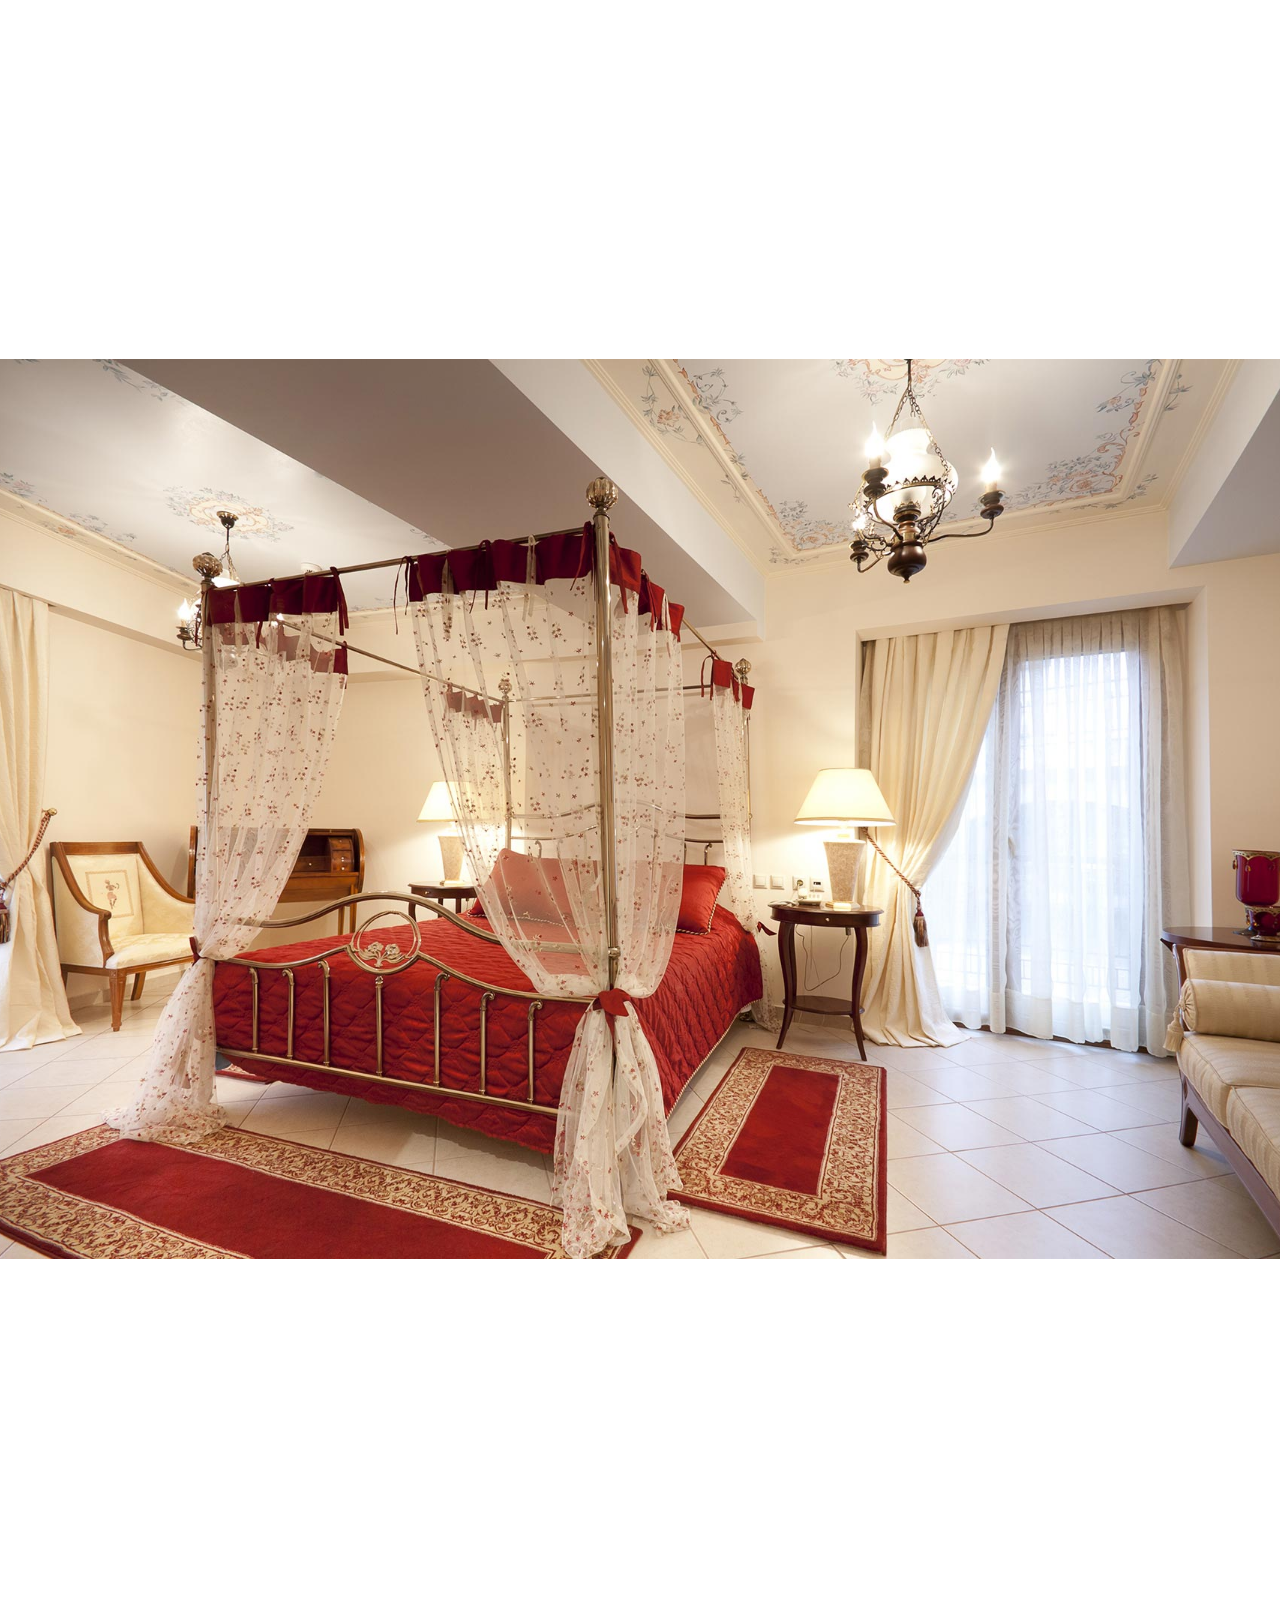
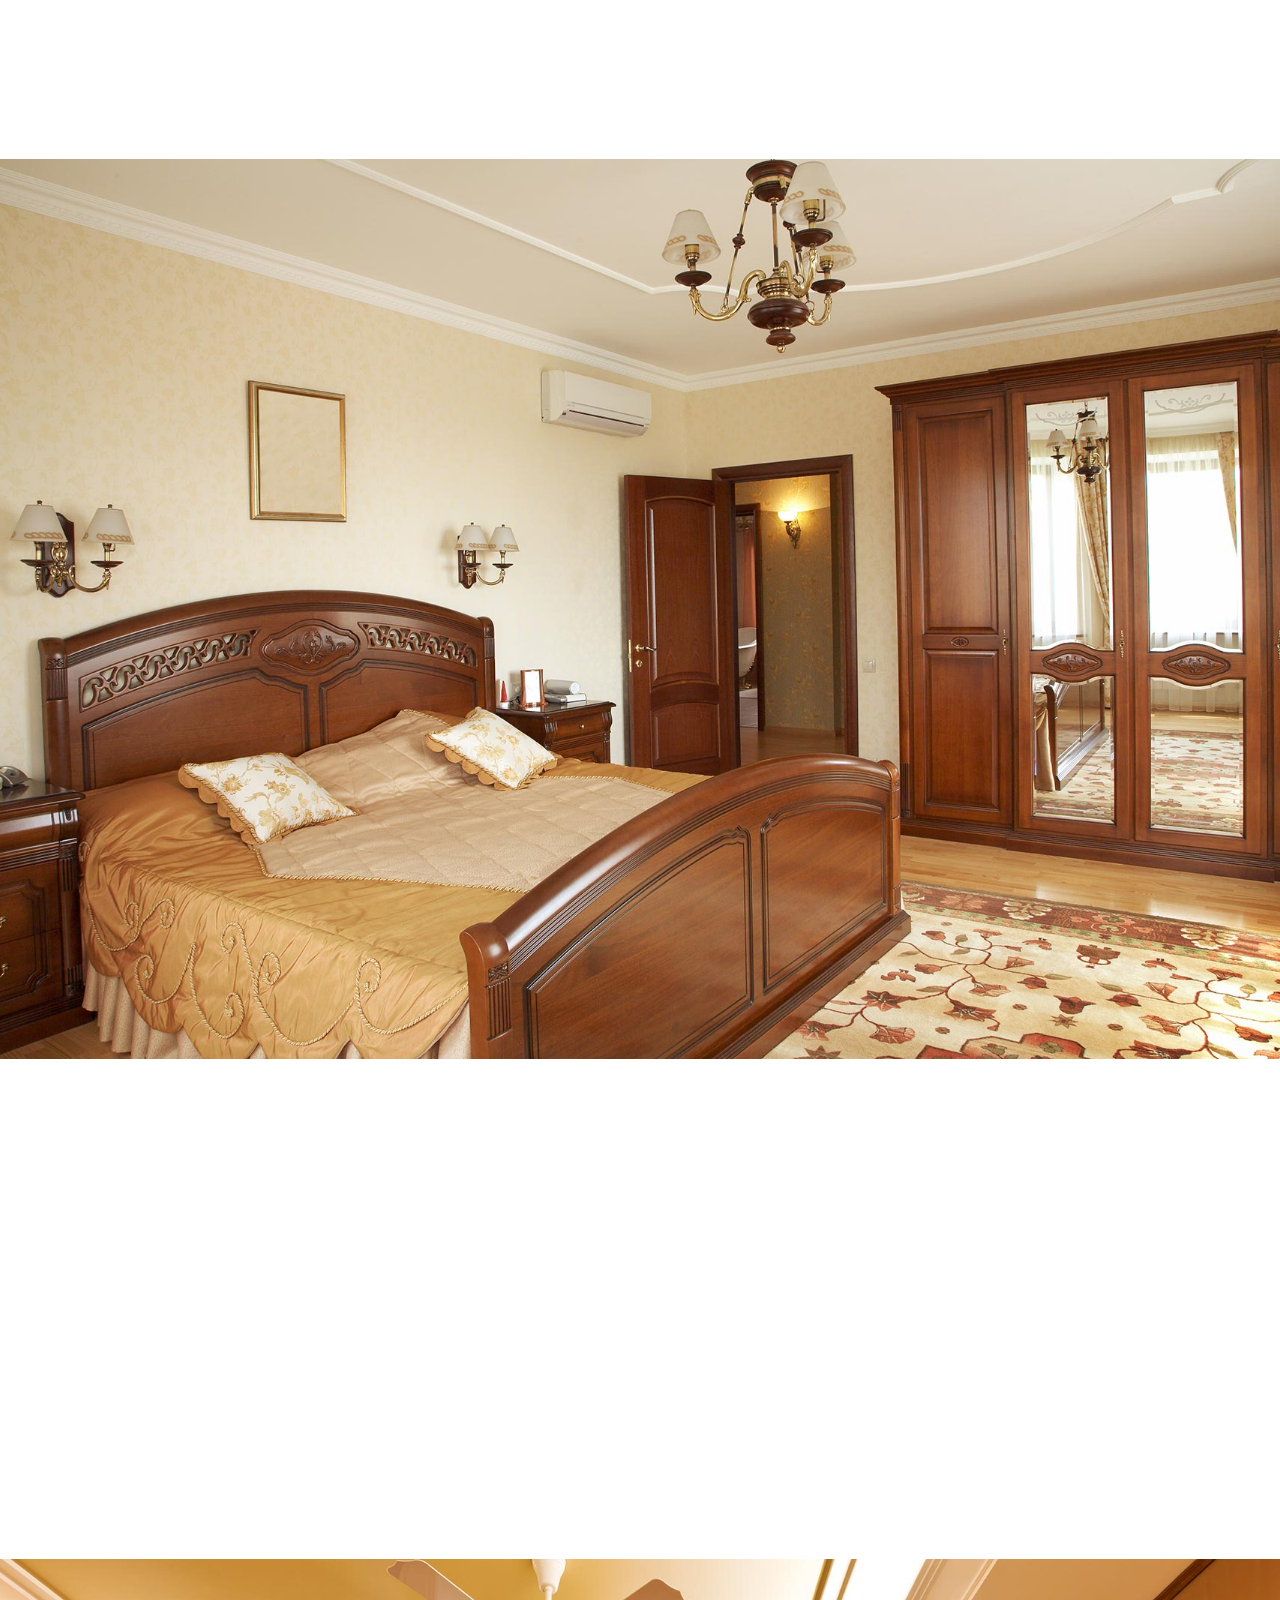
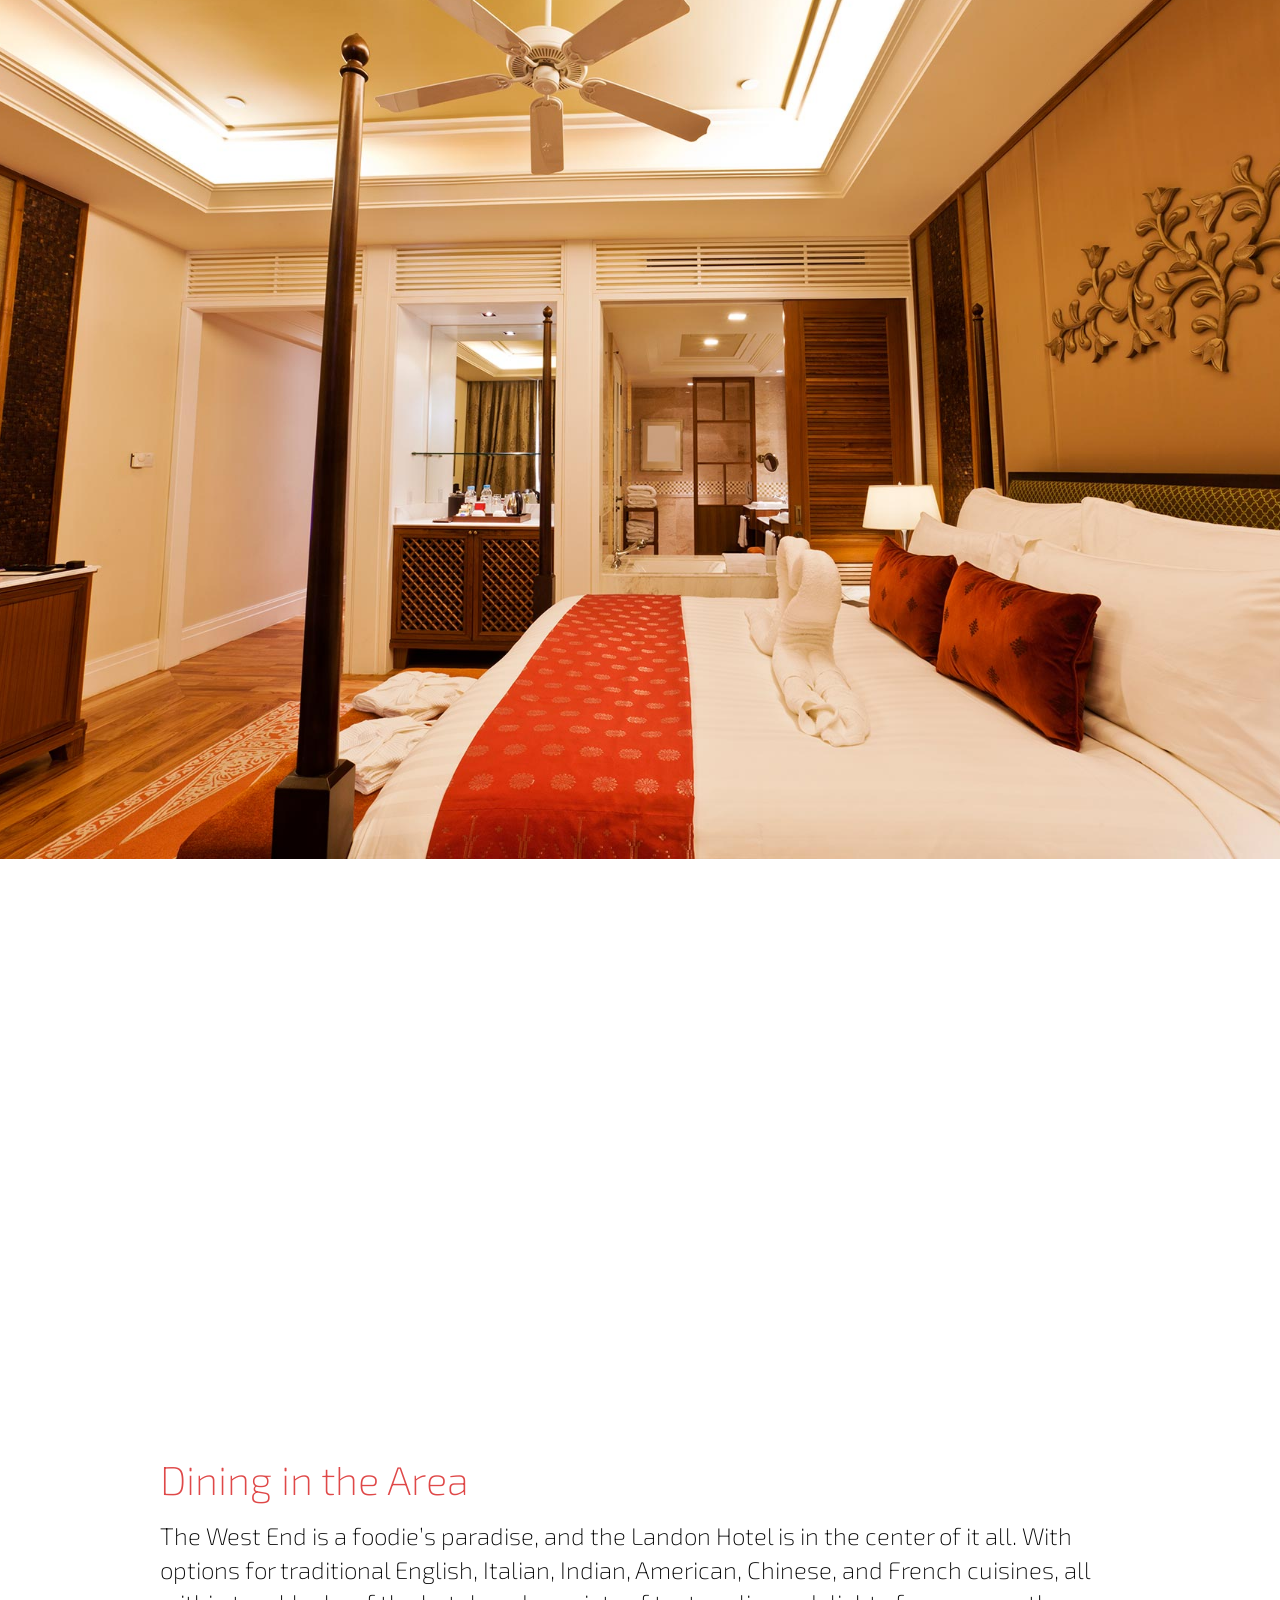
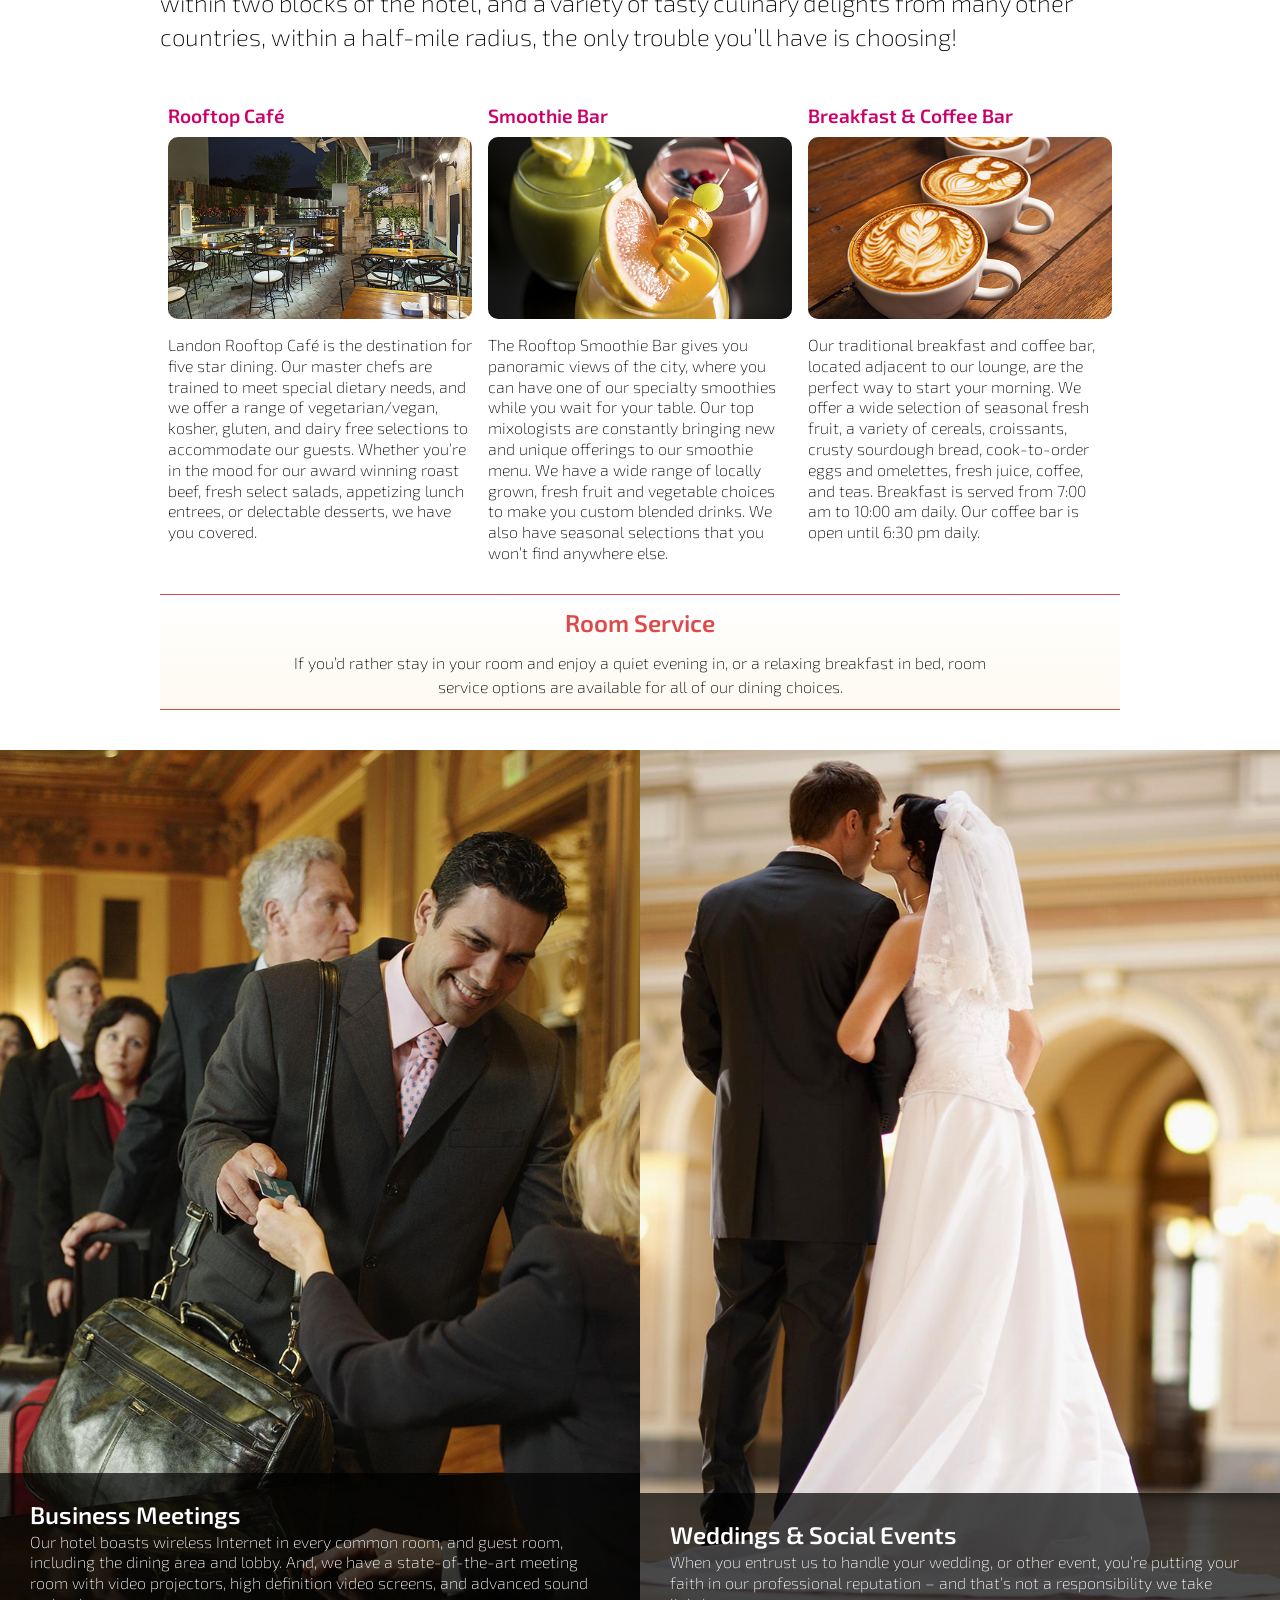
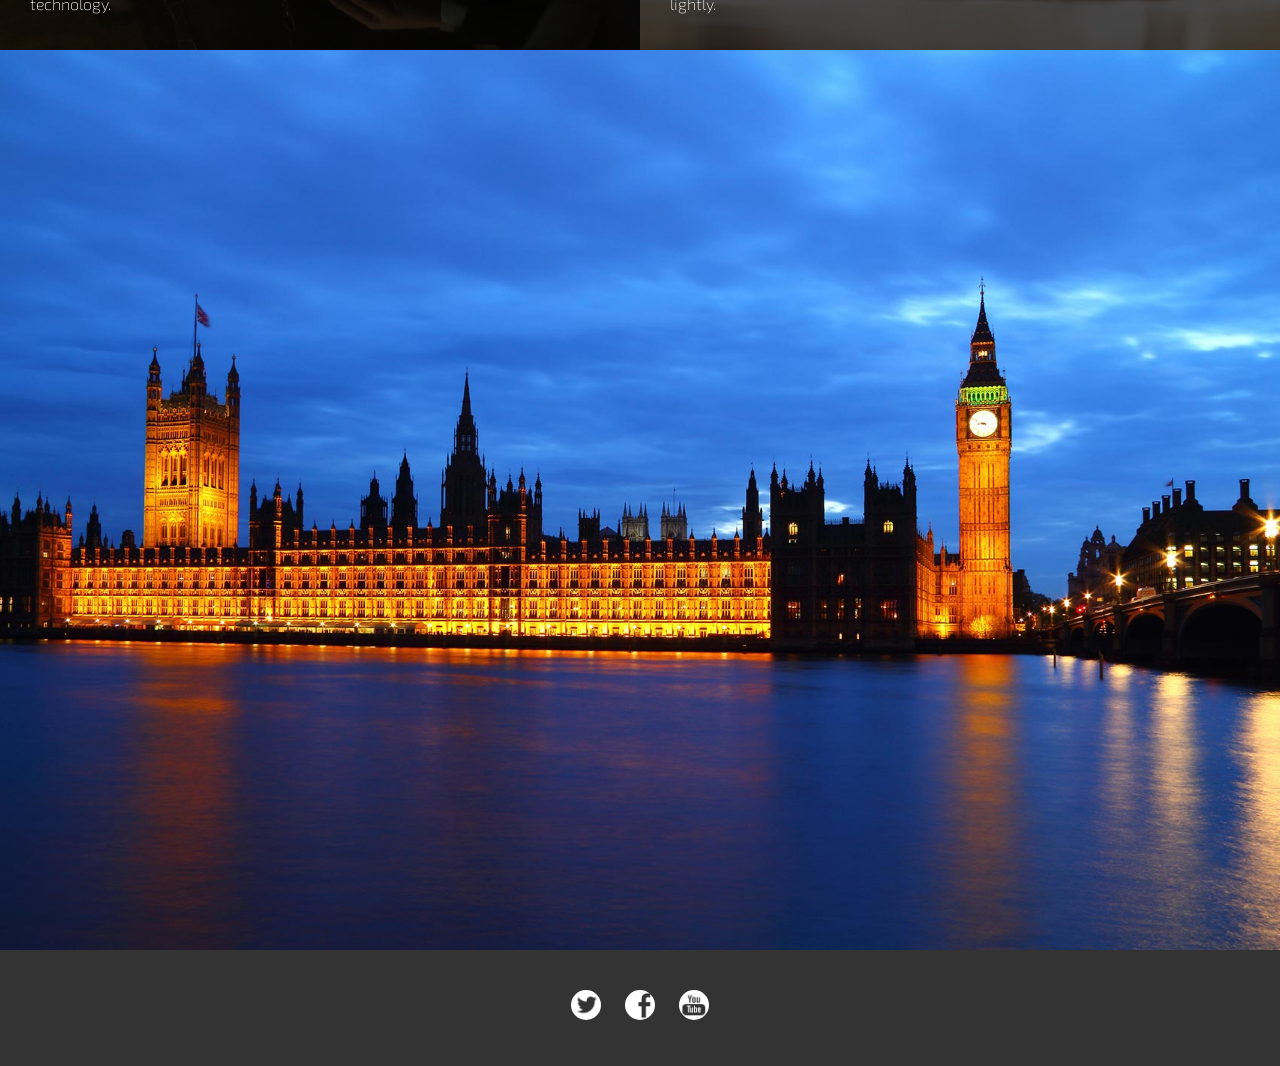
<file: assets/port/ft/jsnovice/jswebdesigners/landonhotel.com/index.html>
<!doctype html>
<html lang="en">

<head>
  <meta charset="UTF-8">
  <title>Landon Hotel</title>
  <link rel="stylesheet" href="css/style.css">
  <meta name="viewport" content="width=device-width, user-scalable=no, initial-scale=1.0, maximum-scale=1.0, minimum-scale=1.0">
</head>
<body>
  <header id="intro">
    <article class="fullheight">
      <div class="hgroup">
        <h1>Landon Hotel</h1>
        <h2>West London</h2>
        <p><a href="#welcome"><img src="images/misc/arrow.png" alt="down arrow"></a></p>
      </div>
    </article>

    <nav id="nav">
      <div class="navbar">
        <div class="brand"><a href="#welcome">Landon <span>Hotel</span></a></div>
        <ul>
          <li><a class="icon info" href="#hotelinfo"><span>info</span></a></li>
          <li><a class="icon rooms" href="#rooms"><span>rooms</span></a></li>
          <li><a class="icon dining" href="#dining"><span>dining</span></a></li>
          <li><a class="icon events" href="#events"><span>events</span></a></li>
          <li><a class="icon attractions" href="#attractions"><span>attractions</span></a></li>
        </ul>
      </div><!-- navbar -->
    </nav>
  </header>
<main id="wrapper">
  <div class="scene" id="welcome">
    <article class="content">
      <div class="gallery">
        <img src="images/hotel/intro_room.jpg" alt="Intro Gallery Room Sample Pictures">
        <img src="images/hotel/intro_pool.jpg" alt="Intro Gallery Pool Sample Pictures">
        <img src="images/hotel/intro_dining.jpg" alt="Intro Gallery Dining Sample Pictures">
        <img src="images/hotel/intro_attractions.jpg" alt="Intro Gallery Attractions Sample Pictures">
        <img class="hidesm" src="images/hotel/intro_wedding.jpg" alt="Intro Gallery Dining Sample Pictures">
      </div>
      <h1>Welcome to the Landon&nbsp;Hotel</h1>
      <p>The original Landon perseveres after 50 years in the heart of West London. The West End neighborhood has something for everyone—from theater to dining to historic sights. And the not-to-miss Rooftop Cafe is a great place for travelers and locals to engage over drinks, food, and good&nbsp;conversation. &nbsp;To learn more about the Landon Hotel in the West End, browse our website and <a href="files/landon_information_sheet_London.pdf">download our handy information sheet</a>.</p>
    </article>
  </div><!-- welcome -->
  <div class="scene" id="hotelinfo">
    <article class="heading">
      <h1>Essential Info</h1>
    </article>
    <article id="usefulinfo">
      <section id="arrivalinfo">
        <h2>Arrival Information</h2>
        <ul>
          <li><strong>Check-in:</strong> 3:00 PM</li>
          <li><strong>Check-out:</strong> 11:00 AM</li>
          <li><strong>Parking:</strong> Self-parking in the underground garage is ￡15 per day and valet-parking is ￡50 per day.</li>
          <li><strong>Airport Shuttle:</strong> Our complimentary airport shuttles leave every hour on the hour, and make trips to Heathrow and Gatwick airports.</li>
          <li><strong>Trains:</strong> The nearest Underground station is at Leicester Square.</li>
          <li><strong>Pet Policy:</strong> Pets of all sizes and types are allowed in designated pet rooms, and the specified common areas. Service animals are allowed everywhere.</li>
        </ul>
      </section>
      <section class="checklist" id="services">
        <h2>Services and Amenities</h2>
        <p>Our services and amenities are designed to make your travel easy, your stay comfortable, and your experience one-of-a-kind.</p>
        <ul>
          <li>Indoor pool</li>
          <li>24-hour fitness center</li>
          <li>Massage therapy</li>
          <li>Full service spa</li>
          <li>In-room jacuzzi tubs</li>
          <li>Rooftop café  &amp; smoothie bar</li>
          <li>Coffee bar  &amp; pastry shop</li>
          <li>Traditional continental breakfast</li>
          <li>24-hour concierge service</li>
          <li>Business center</li>
          <li>Complimentary wireless service</li>
          <li>Laundry &amp; dry cleaning service</li>
          <li>Daily paper</li>
          <li>Certified "green" hotel</li>
          <li>Pet-friendly rooms  &amp; common areas</li>
        </ul>
      </section>
      <section class="checklist" id="accessibility">
        <h2>Accessibility</h2>
        <p>We're committed to maintaining the same quality of service for every individual. We offer the following facilities for those with special needs:</p>
        <ul>
          <li>Grab bars on tub walls</li>
          <li>Shower chairs</li>
          <li>Hand held shower sprayers</li>
          <li>Higher toilets &amp; toilet modifiers</li>
          <li>Lower sink faucet handles</li>
          <li>Wheelchair clearance under sinks &amp; vanity</li>
          <li>Lower racks in closet</li>
          <li>TDD machines</li>
          <li>Telephone light signalers  &amp; smoke alarms</li>
          <li>Telephone amplification handsets</li>
          <li>Closed captioned television converters</li>
          <li>Vibrating alarm clocks</li>
          <li>Telephones with volume control</li>
        </ul>
      </section>
    </article>
    <article id="greenprogram">
      <h2>Landon Green Program</h2>
      <p><strong>The Landon Hotel - London</strong> was recently renovated, and we considered the impact on the earth the entire way. From green building materials, to solar power, to energy-friendly lighting and appliances throughout the hotel - we’re saving energy in every socket, outlet, and switch. We’ve also initiated a recycling and composting program that reduces the load to local landfills, while providing valuable raw material for use in new products, or in the case of compost, for use in local gardens and landscapes.</p>
    </article>
  </div><!-- hotelinfo -->
  <div class="scene" id="rooms">
    <header>
      <h1>Guest Rooms</h1>
      <p>Our guest rooms feature sumptuous classic furnishings that evoke visions of London’s rich and long-standing tradition of royalty. While our rooms are decked out in classic design, they each have a modern flair, and contain all the modern comforts expected in today’s luxury hotels. We’ve named our rooms for the notable public squares and circuses around which the West End is laid&nbsp;out.</p>
    </header>
    <article class="room fullheight" id="piccadilly">
      <section class="content">
        <h1>Piccadilly</h1>
        <p>Designed to be our economy room, for those who will be spending more time seeing the sights, and less time hitting the hay. The Piccadilly room has a smaller footprint, but maintains the accommodations of some of our more deluxe rooms.</p>
      </section>
    </article>
    <article class="room fullheight" id="cambridge">
      <section class="content">
        <h1>Cambridge</h1>
        <p>This room features a king bed, with a Comfort-Plus mattress, covered in 400-thread Egyptian cotton sheets. The Cambridge room is decorated in tasteful and warm muted tones, that are soothing on the eyes and senses.</p>
      </section>
    </article>
    <article class="room fullheight" id="westminster">
      <section class="content">
        <h1>Westminster</h1>
        <p>This room is available with a king or two double beds, and is furnished with our Premiere London collection – the softest and most luxurious bed and bath linens.</p>
      </section>
    </article>
    <article class="room fullheight" id="oxford">
      <section class="content">
        <h1>Oxford</h1>
        <p>Our Oxford suites are some of the prettiest and most romantic rooms around and are perfect for honeymoons. All of these feature canopy beds, lots of windows, and spare no modern comfort or convenience, including a TLX media system.</p>
      </section>
    </article>
    <article class="room fullheight" id="victoria">
      <section class="content">
        <h1>Victoria</h1>
        <p>Traveling with the family? Our spacious Victoria suites, with breathtaking views of the city, are the perfect choice. These corner rooms are furnished with a king or two double beds, and have a sofa with a comfortable pullout bed.</p>
      </section>
    </article>
    <article class="room fullheight" id="manchester">
      <section class="content">
        <h1>Manchester</h1>
        <p>The Manchester Executive Suite, is popular with business travelers the world over. These two-room suites feature a king-size bed, living room with leather recliner, full-sized executive desk, and leather desk chair.</p>
      </section>
    </article>
  </div><!-- rooms -->
  <div class="scene" id="dining">
    <article id="areadining">
      <h1>Dining in the Area</h1>
      <p>The West End is a foodie’s paradise, and the Landon Hotel is in the center of it all. With options for traditional English, Italian, Indian, American, Chinese, and French cuisines, all within two blocks of the hotel, and a variety of tasty culinary delights from many other countries, within a half-mile radius, the only trouble you’ll have is choosing! </p>
    </article>
    <article id="inhotel">
      <section id="rooftopcafe">
        <h2>Rooftop Caf&eacute;</h2>
        <img src="images/hotel/dining_rooftop.jpg" alt="Dining">
        <p>Landon Rooftop Caf&eacute; is the destination for five star dining. Our master chefs are trained to meet special dietary needs, and we offer a range of vegetarian/vegan, kosher, gluten, and dairy free selections to accommodate our guests. Whether you&rsquo;re in the mood for our award winning roast beef, fresh select salads, appetizing lunch entrees, or delectable desserts, we have you covered.</p>
      </section>

      <section id="smoothiebar">
        <h2>Smoothie Bar</h2>
        <img src="images/hotel/dining_smoothiebar.jpg" alt="Dining">
        <p>The Rooftop Smoothie Bar gives you panoramic views of the city, where you can have one of our specialty smoothies while you wait for your table. Our top mixologists are constantly bringing new and unique offerings to our smoothie menu. We have a wide range of locally grown, fresh fruit and vegetable choices to make you custom blended drinks.  We also have seasonal selections that you won’t find anywhere else.</p>
      </section>

      <section id="coffeebar">
        <h2>Breakfast &amp; Coffee Bar</h2>
        <img src="images/hotel/dining_lattes.jpg" alt="Dining">
        <p>Our traditional breakfast and coffee bar, located adjacent to our lounge, are the perfect way to start your morning. We offer a wide selection of seasonal fresh fruit, a variety of cereals, croissants, crusty sourdough bread, cook-to-order eggs and omelettes, fresh juice, coffee, and teas. Breakfast is served from 7:00 am to 10:00 am daily. Our coffee bar is open until 6:30 pm daily.</p>
      </section>
    </article><!-- inhotel -->
    <article id="roomservice">
      <h1>Room Service</h1>
      <p>If you’d rather stay in your room and enjoy a quiet evening in, or a relaxing breakfast in bed, room service options are available for all of our dining choices.</p>
    </article>
  </div><!-- dining -->
  <div class="scene" id="events">
      <article class="event fullheight" id="businessmeetings">
        <div class="content">
          <h2>Business Meetings</h2>
          <p>Our hotel boasts wireless Internet in every common room, and guest room, including the dining area and lobby. And, we have a state-of-the-art meeting room with video projectors, high definition video screens, and advanced sound technology.</p>
        </div><!-- content -->
      </article><!-- article -->
      <article class="event fullheight" id="weddings">
        <div class="content">
          <h2>Weddings &amp; Social Events</h2>
          <p> When you entrust us to handle your wedding, or other event, you’re putting your faith in our professional reputation – and that’s not a responsibility we take lightly. </p>
        </div><!-- content -->
      </article><!-- article -->
  </div><!-- events -->
  <div class="scene fullheight" id="attractions">
    <article class="content">
      <h1>Local Attractions</h1>
        <p>Whether you’re a theater enthusiast, enjoy epic shopping, or love to stroll and people watch, London’s West End has an endless opportunity to partake. The heart of London’s "Theatreland" offering the best in drama, comedy, and musical productions.</p>
    </article>
  </div><!-- attractions -->
</main>
<footer class="scene">
  <article class="content">
    <div id="socialmedia">
      <ul class="group">
        <li><a href="https://twitter.com/"><img class="icon" src="images/socialmedia/twitter.png" alt="icon for twitter" /></a></li>
        <li><a href="http://www.facebook.com/"><img class="icon" src="images/socialmedia/facebook.png" alt="icon for facebook" /></a></li>
        <li><a href="http://www.youtube.com/"><img class="icon" src="images/socialmedia/youtube.png" alt="icon for youtube" /></a></li>    
      </ul>      
    </div>
  </article>
</footer>
  <script src="js/script.js"></script>
</body>

</html>
</file>
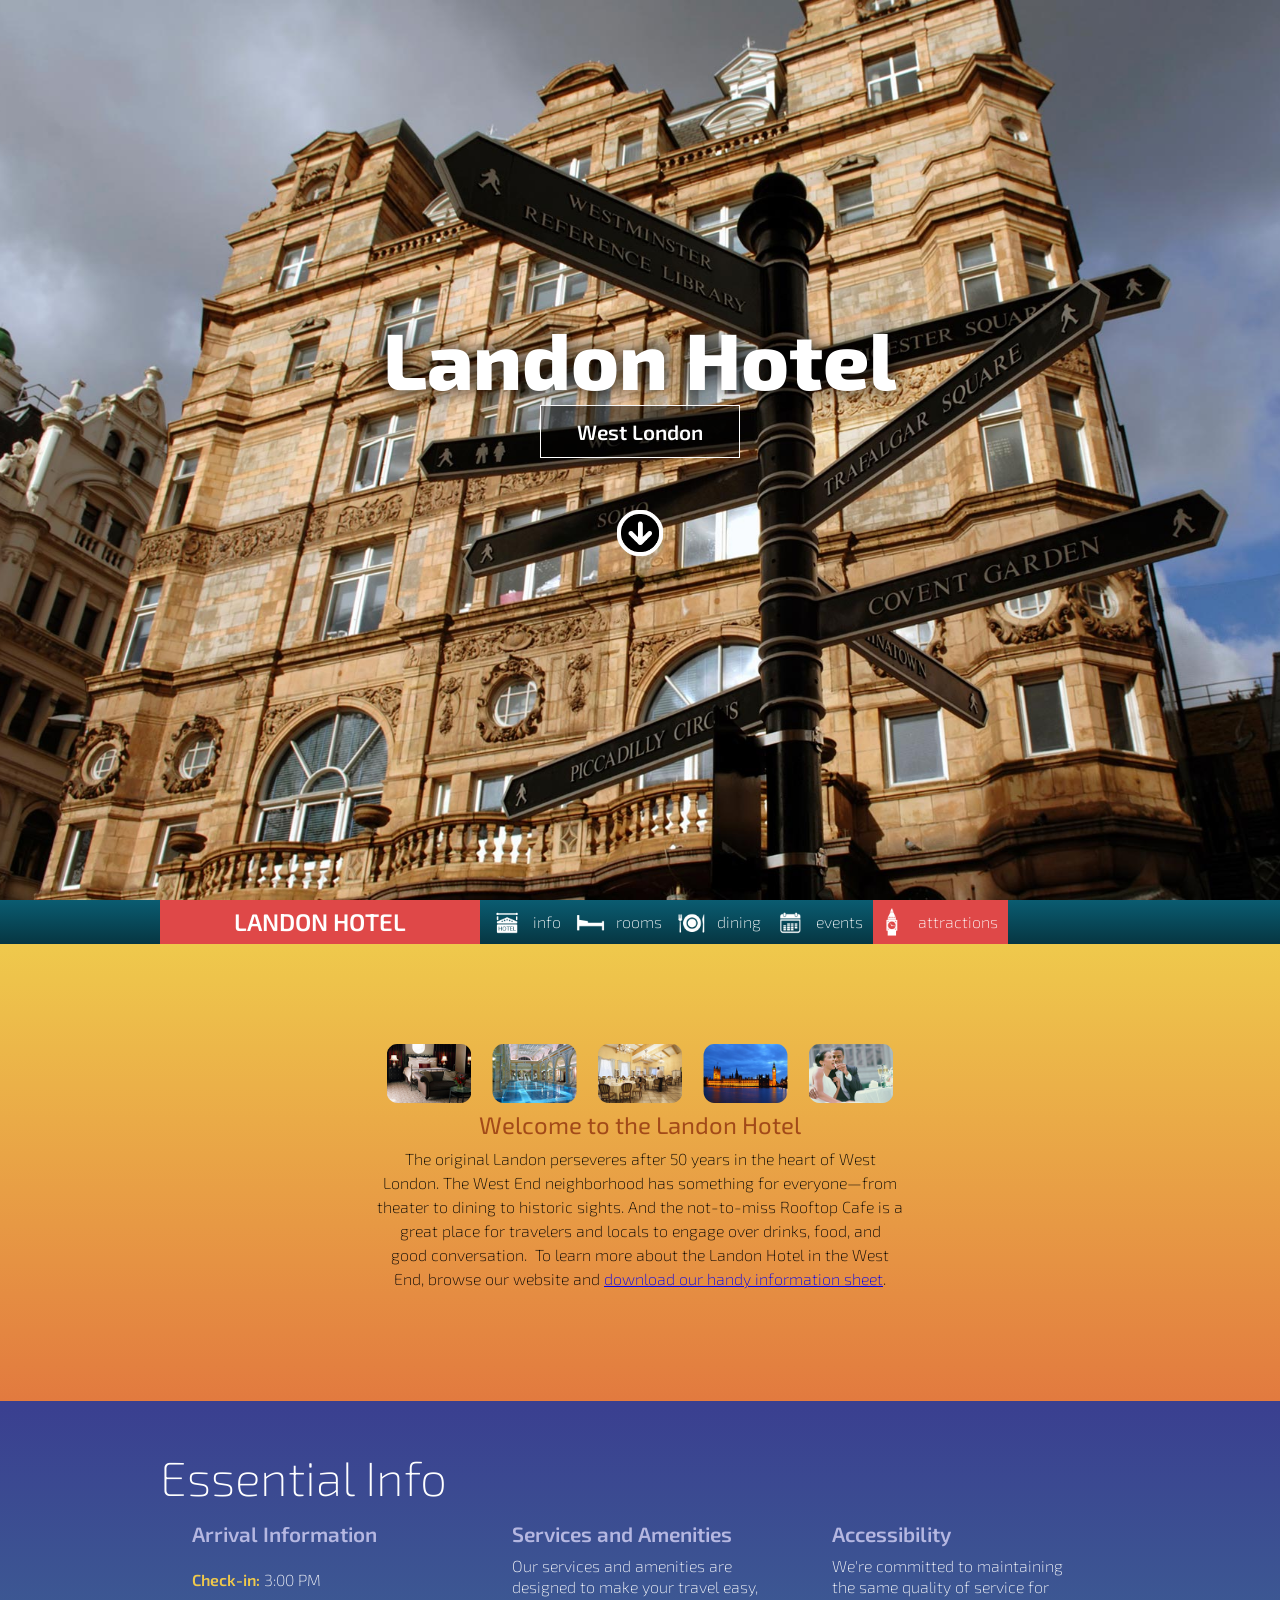
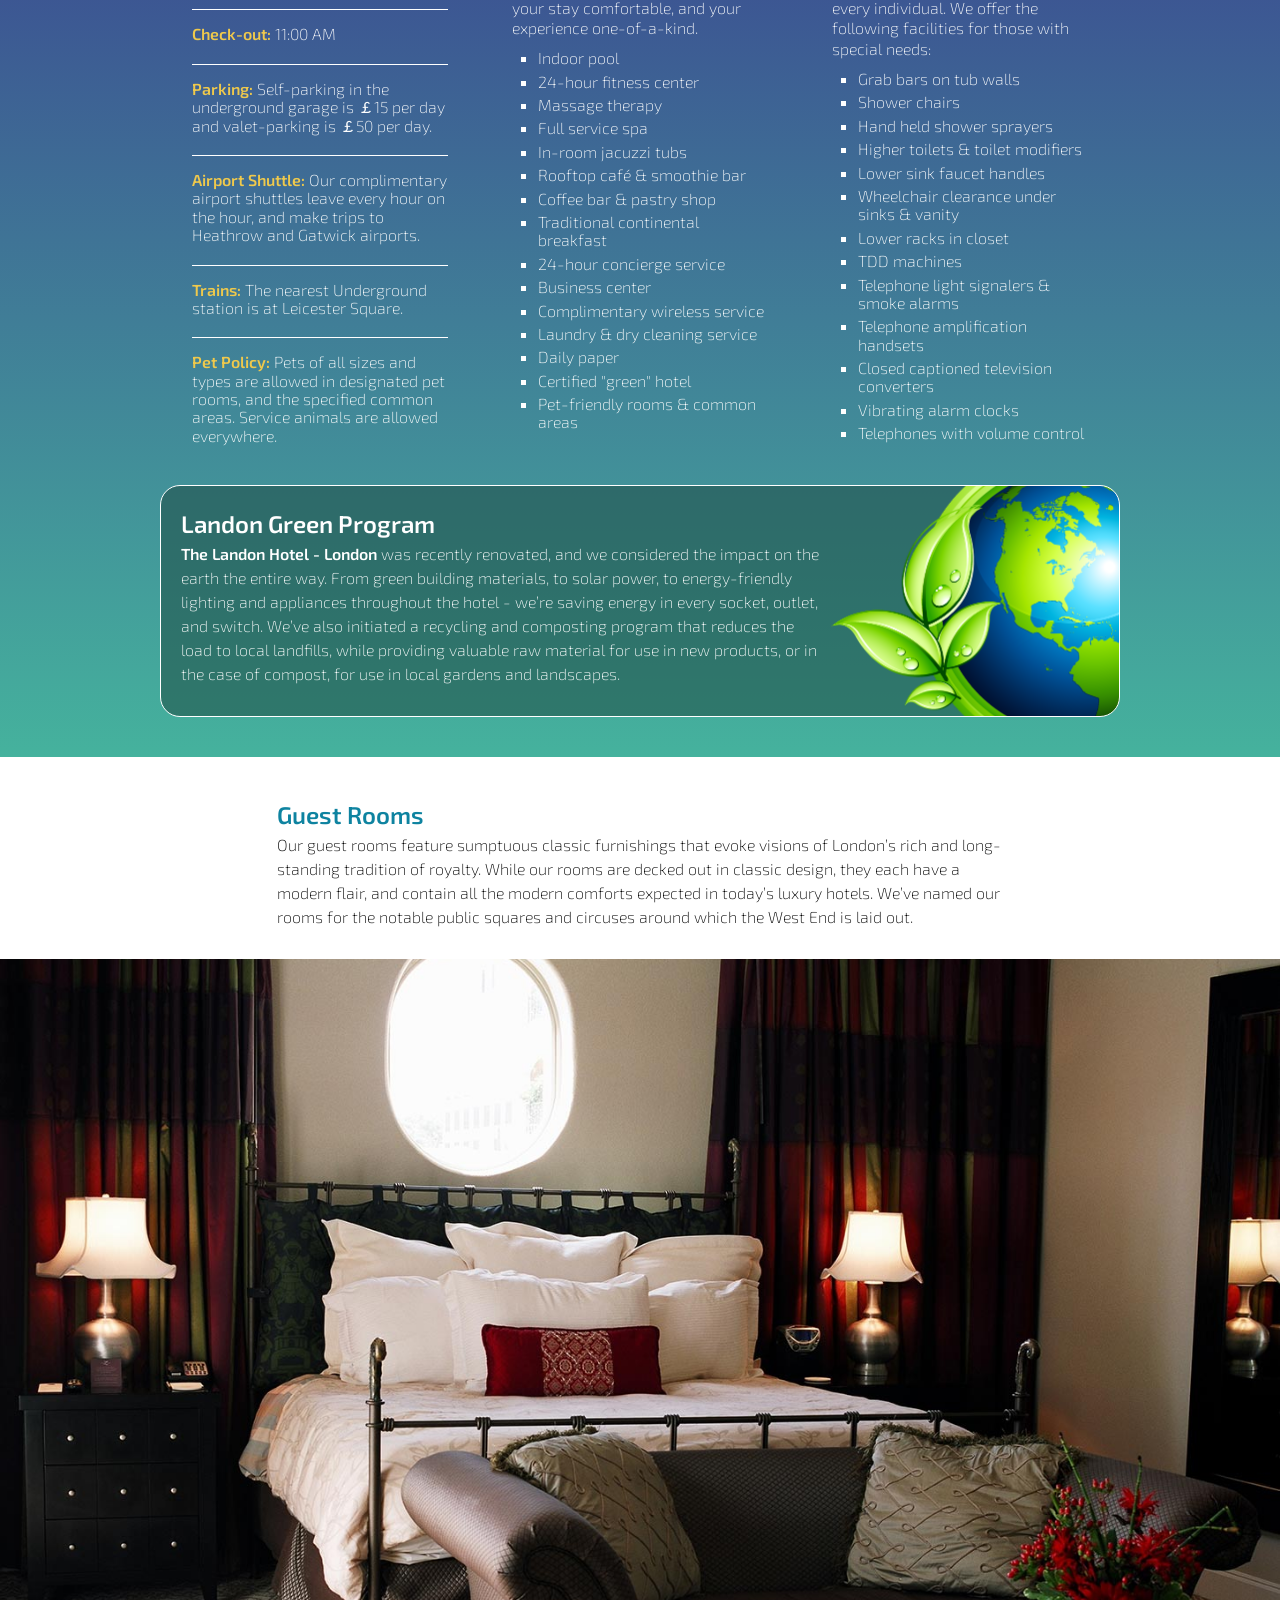
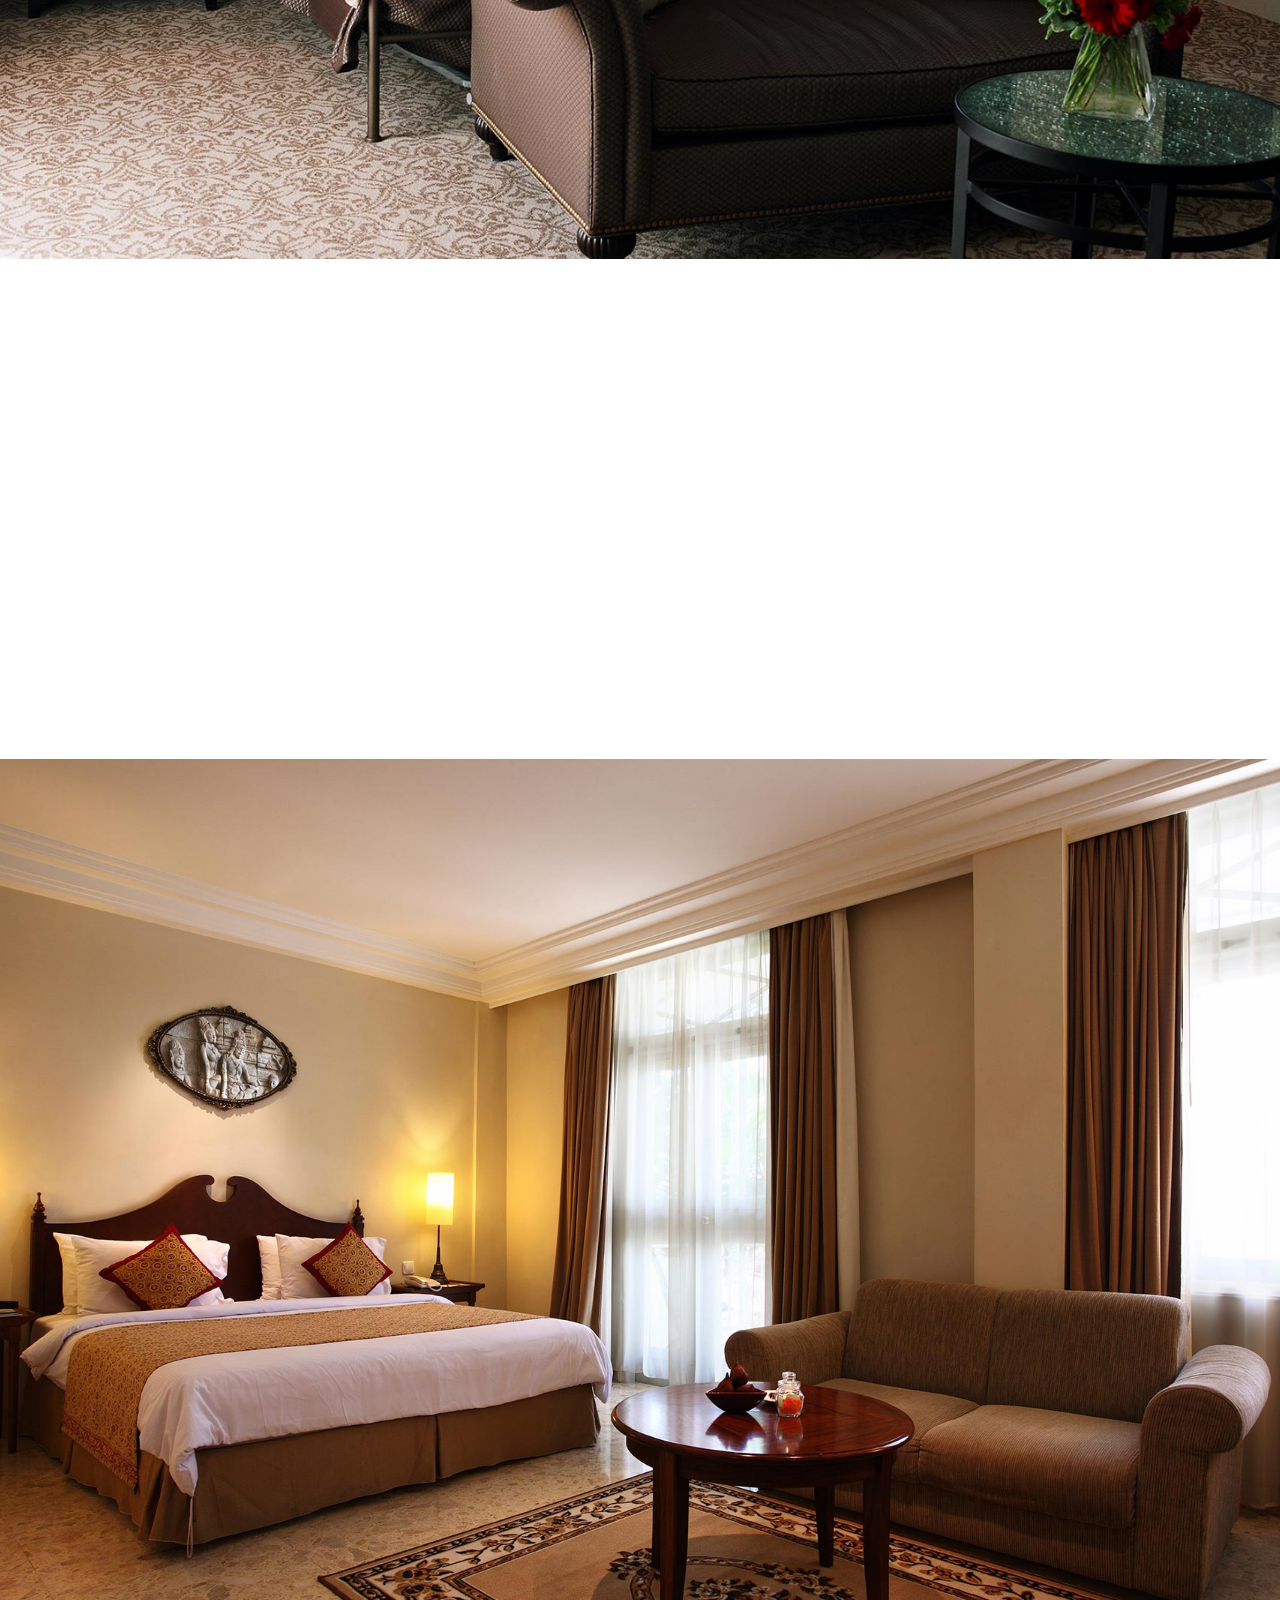
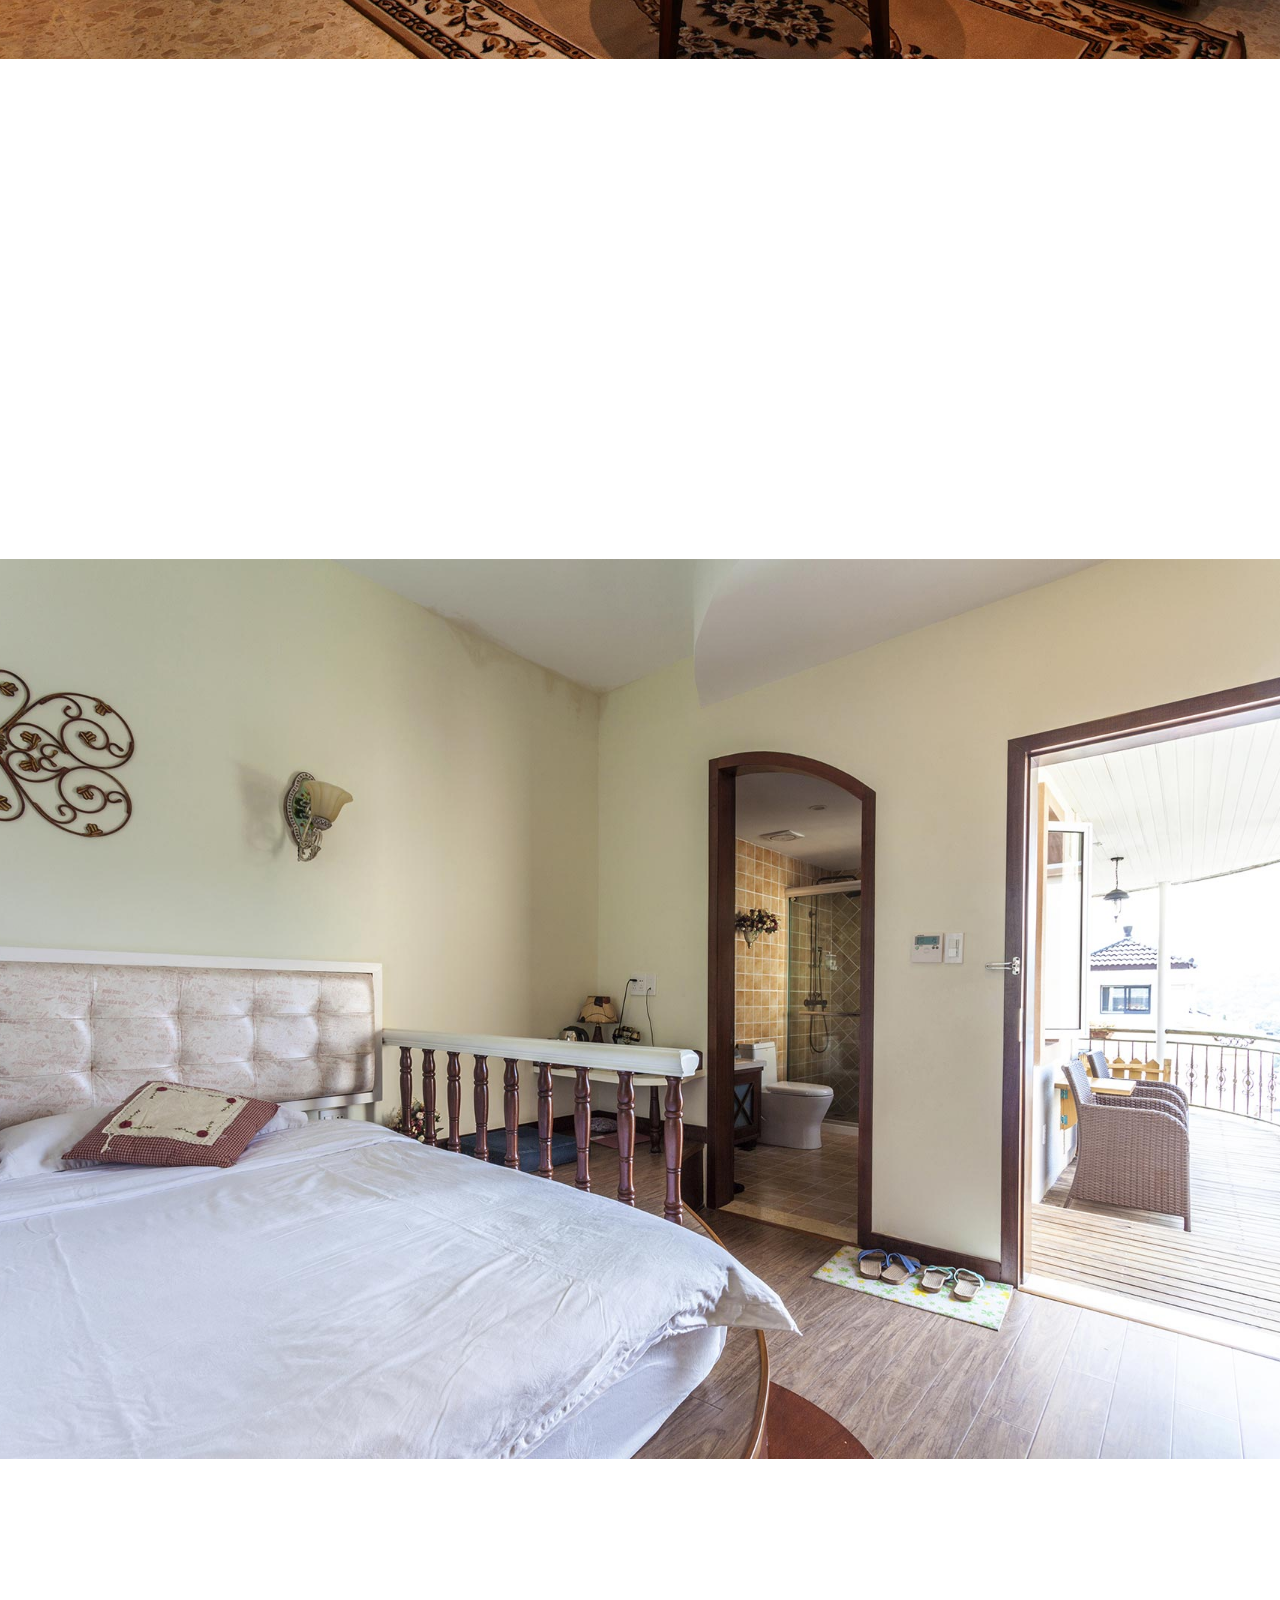
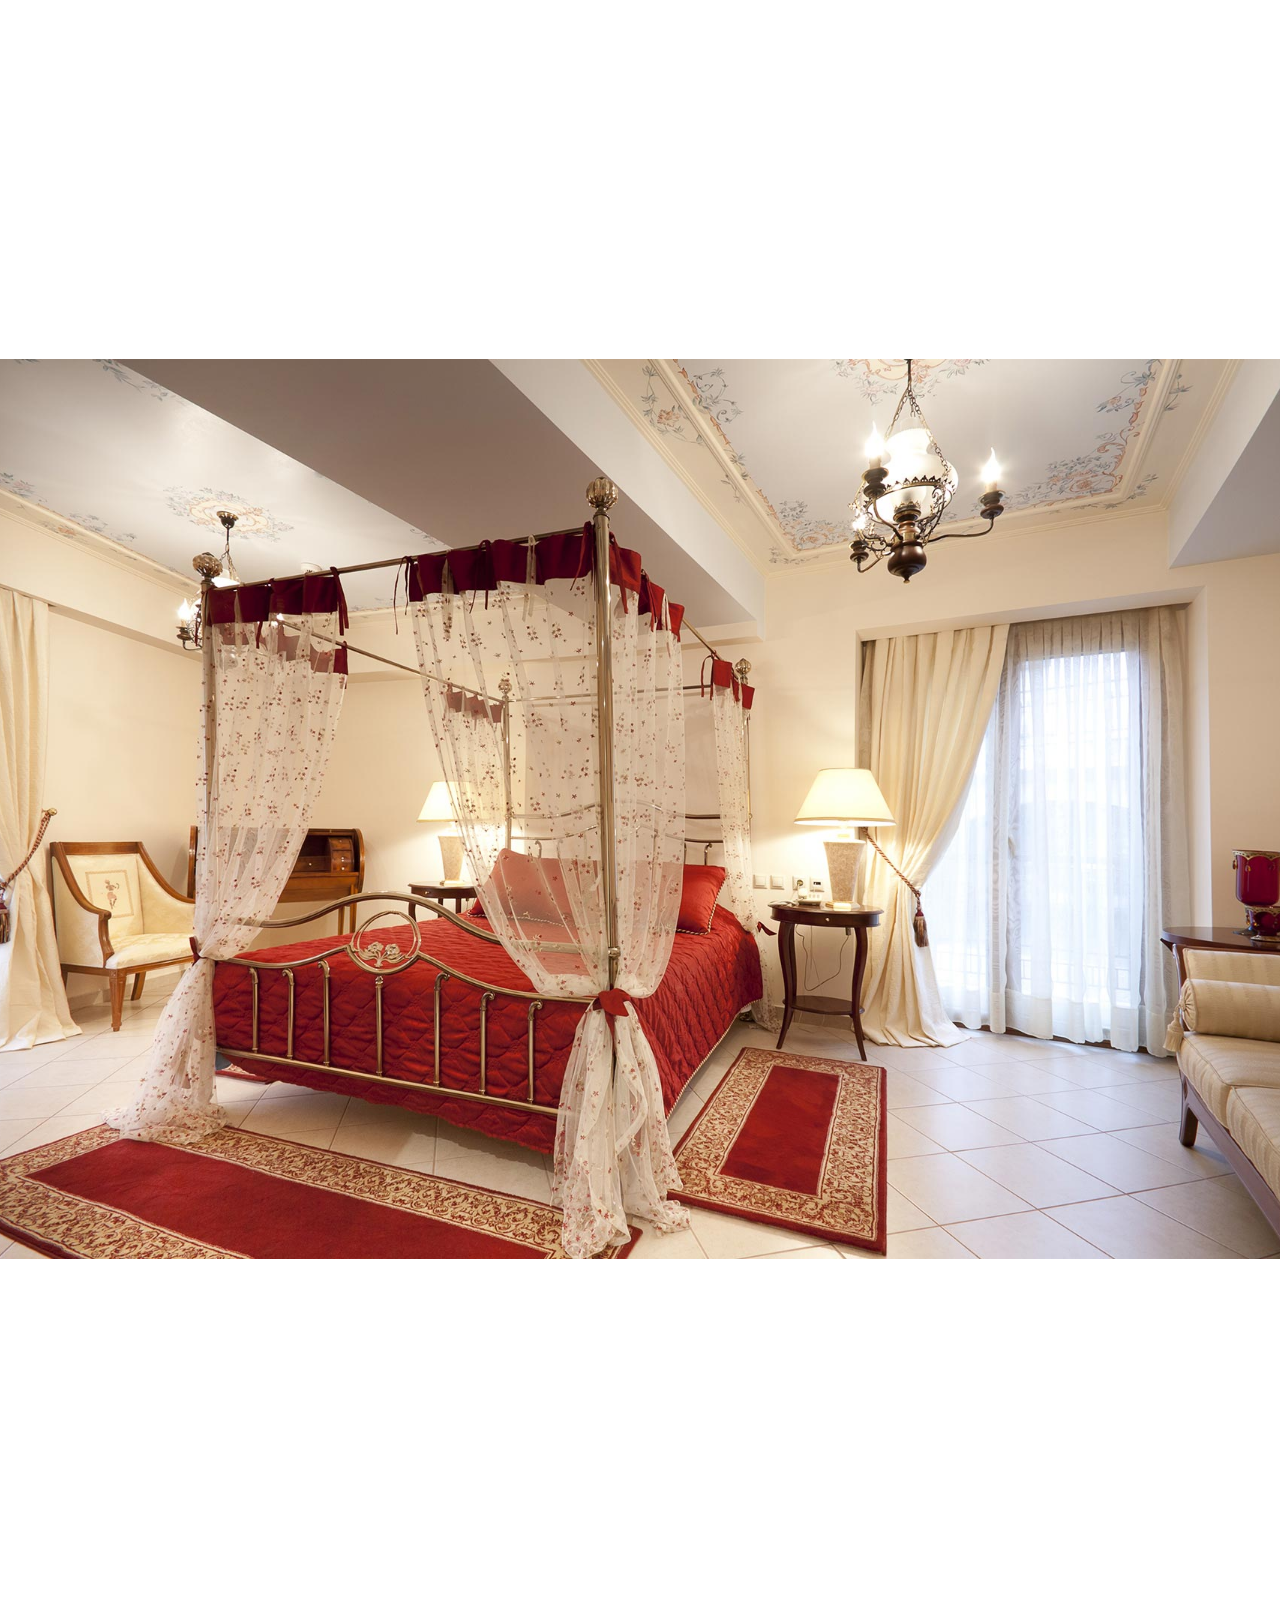
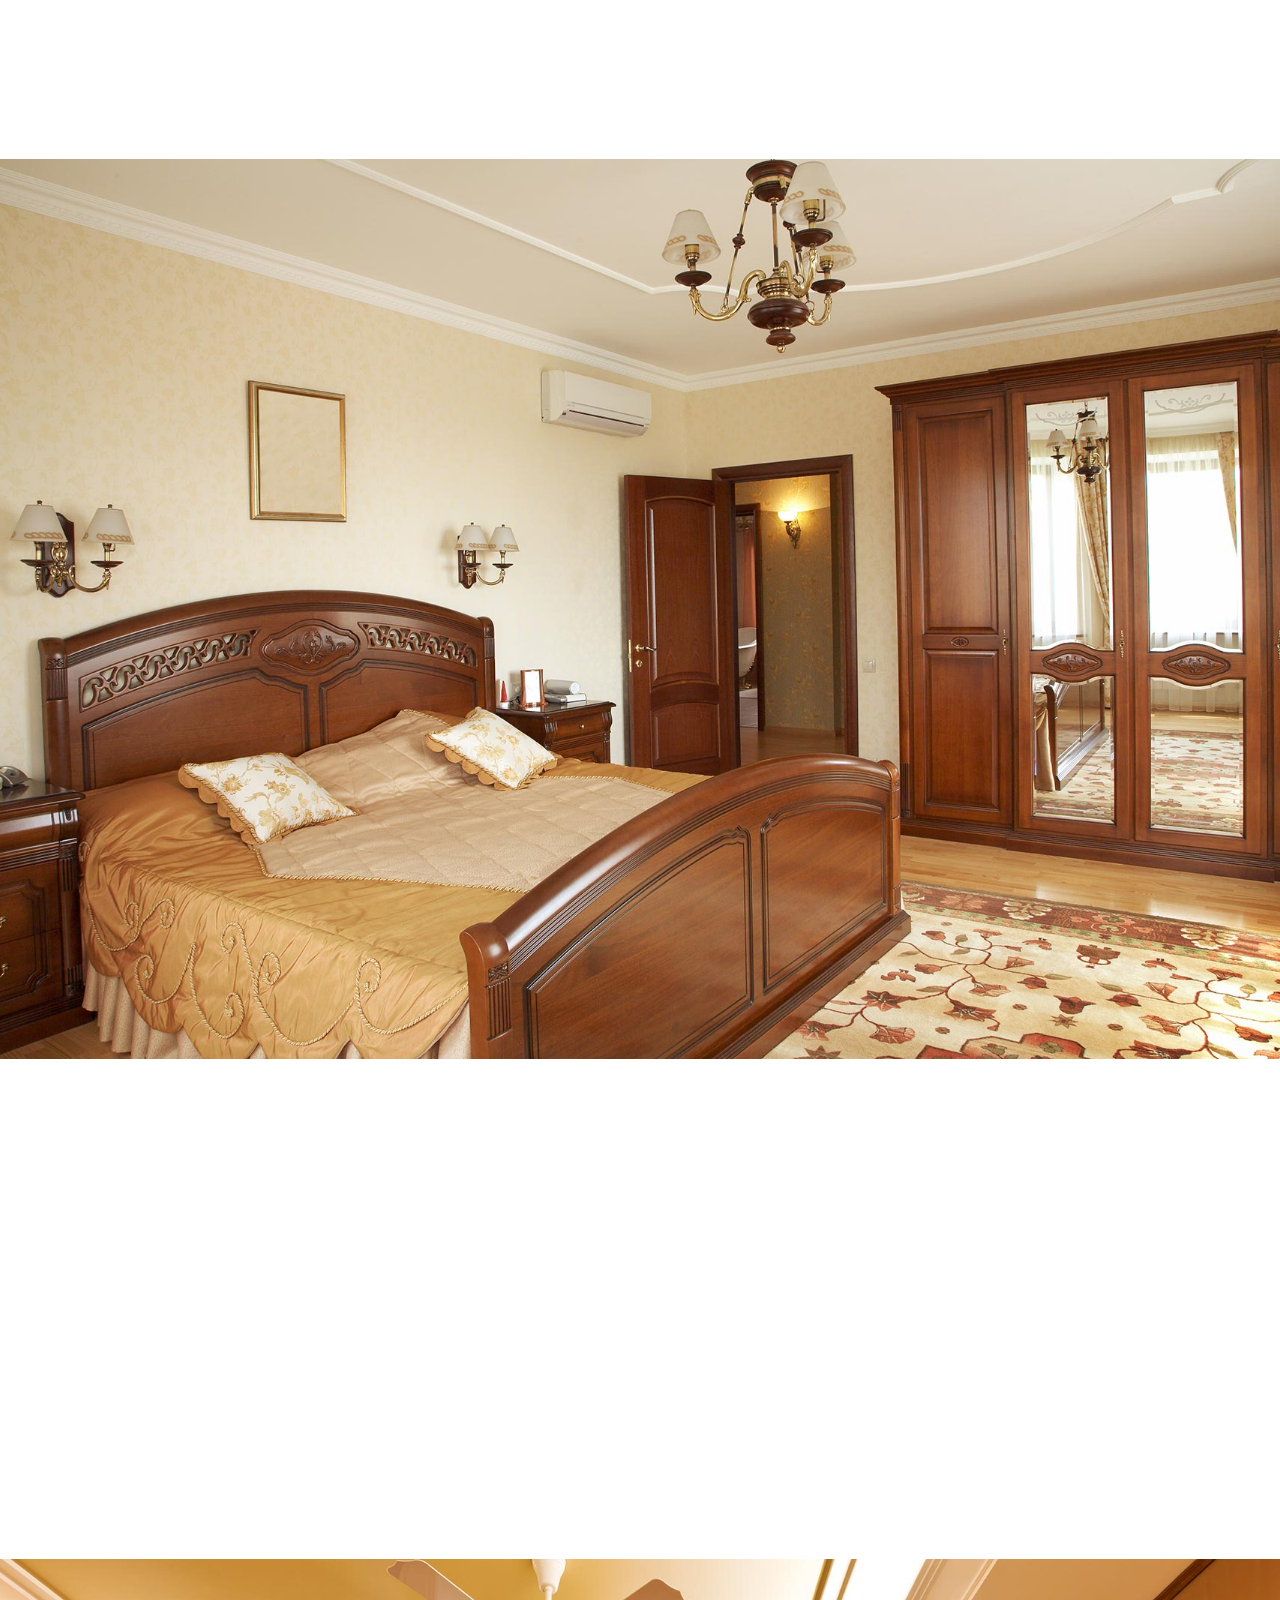
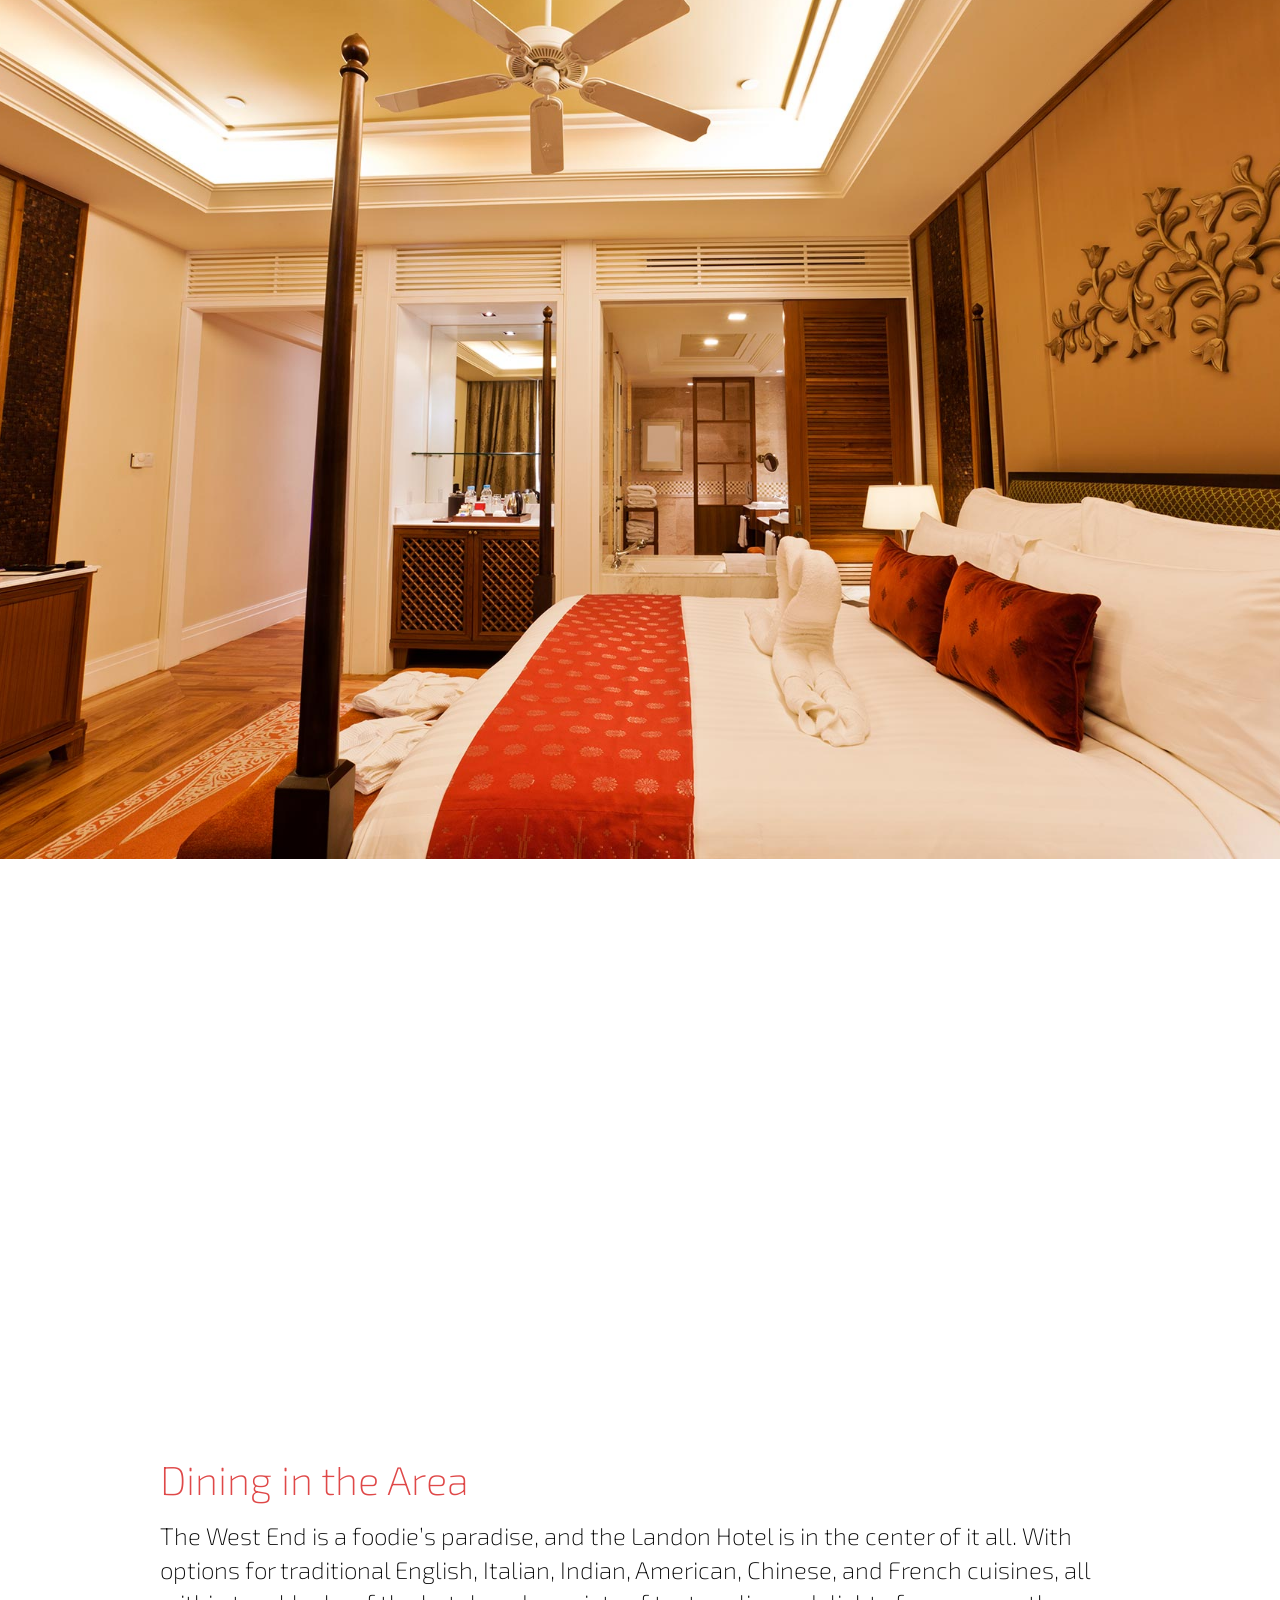
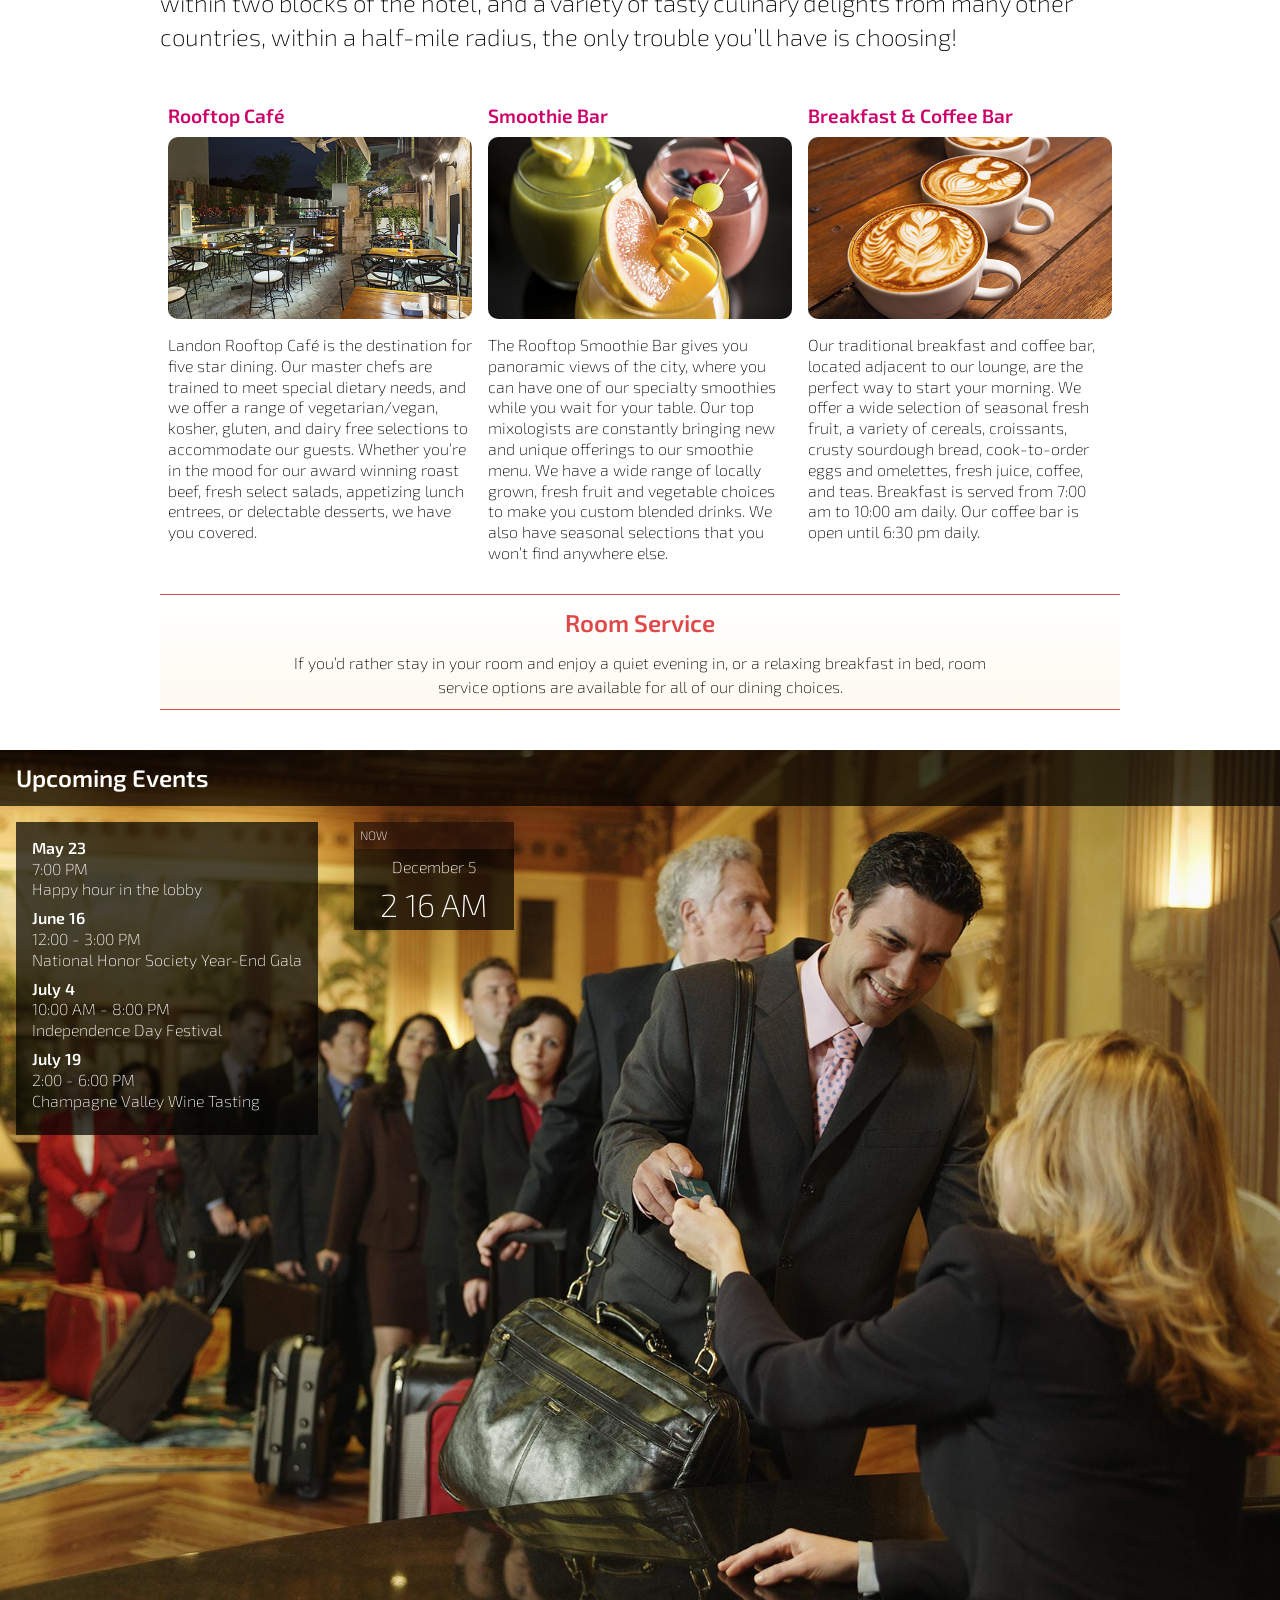
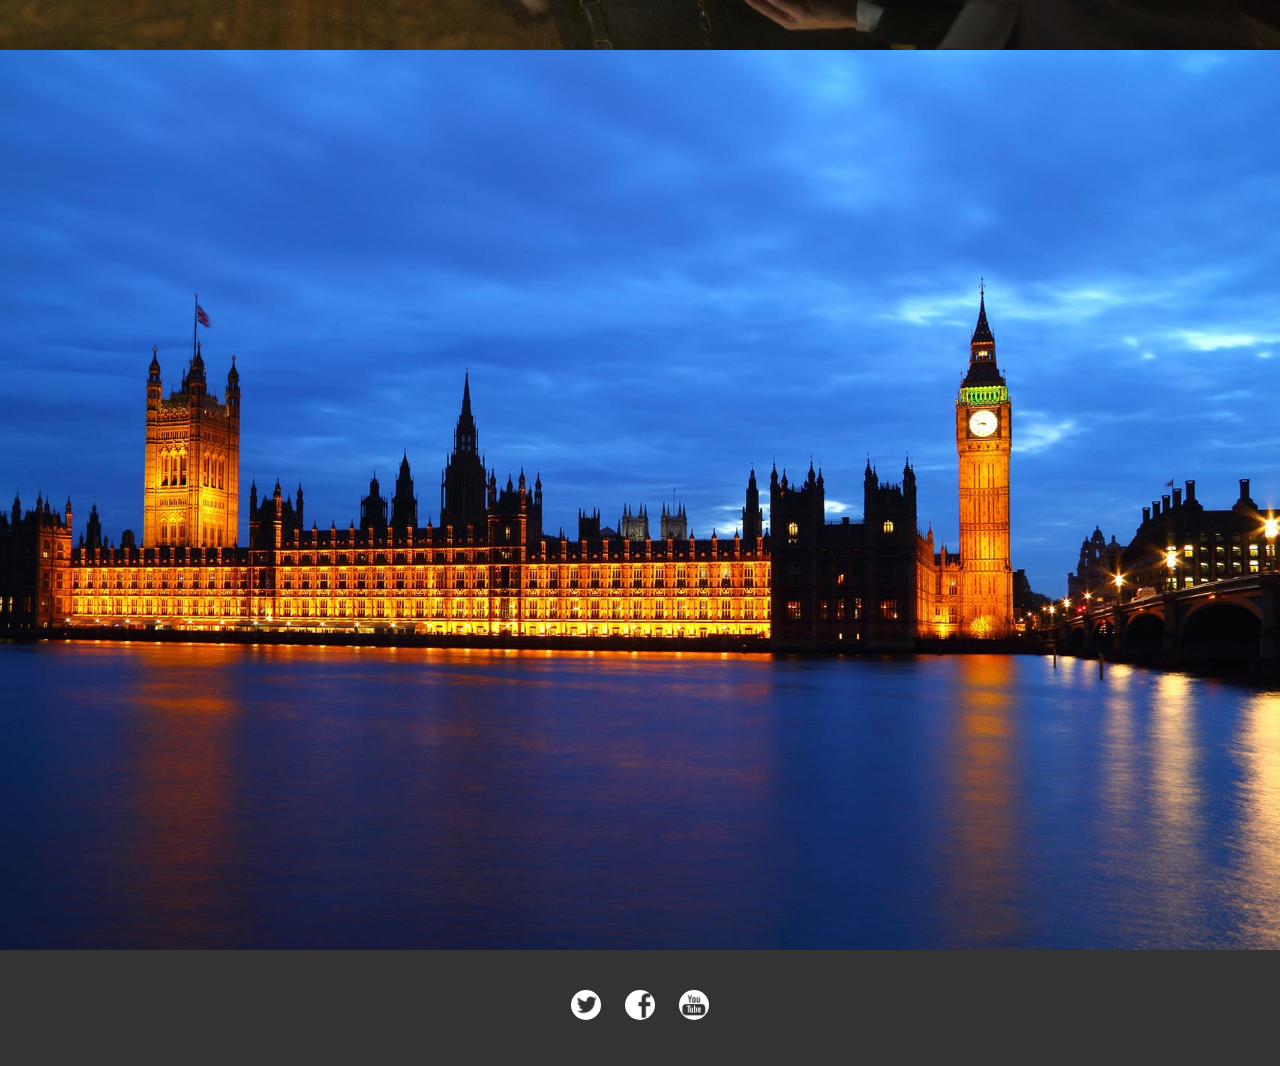
<file: assets/port/ft/jsnovice/jswebdesigners/ch04/04_06/index.html>
<!doctype html>
<html lang="en">

<head>
  <meta charset="UTF-8">
  <title>Landon Hotel</title>
  <link rel="stylesheet" href="../../landonhotel.com/css/style.css">
  <link rel="stylesheet" href="../../landonhotel.com/css/extras.css">
  <meta name="viewport" content="width=device-width, user-scalable=no, initial-scale=1.0, maximum-scale=1.0, minimum-scale=1.0">
</head>
<body>
  <header id="intro">
    <article class="fullheight">
      <div class="hgroup">
        <h1>Landon Hotel</h1>
        <h2>West London</h2>
        <p><a href="#welcome"><img src="../../landonhotel.com/images/misc/arrow.png" alt="down arrow"></a></p>
      </div>
    </article>

    <nav id="nav">
      <div class="navbar">
        <div class="brand"><a href="#welcome">Landon <span>Hotel</span></a></div>
        <ul>
          <li><a class="icon info" href="#hotelinfo"><span>info</span></a></li>
          <li><a class="icon rooms" href="#rooms"><span>rooms</span></a></li>
          <li><a class="icon dining" href="#dining"><span>dining</span></a></li>
          <li><a class="icon events" href="#events"><span>events</span></a></li>
          <li><a class="icon attractions" href="#attractions"><span>attractions</span></a></li>
        </ul>
      </div><!-- navbar -->
    </nav>
  </header>
<main id="wrapper">
  <div class="scene" id="welcome">
    <article class="content">
      <div class="gallery">
        <img src="../../landonhotel.com/images/hotel/intro_room.jpg" alt="Intro Gallery Room Sample Pictures">
        <img src="../../landonhotel.com/images/hotel/intro_pool.jpg" alt="Intro Gallery Pool Sample Pictures">
        <img src="../../landonhotel.com/images/hotel/intro_dining.jpg" alt="Intro Gallery Dining Sample Pictures">
        <img src="../../landonhotel.com/images/hotel/intro_attractions.jpg" alt="Intro Gallery Attractions Sample Pictures">
        <img class="hidesm" src="../../landonhotel.com/images/hotel/intro_wedding.jpg" alt="Intro Gallery Dining Sample Pictures">
      </div>
      <h1>Welcome to the Landon&nbsp;Hotel</h1>
      <p>The original Landon perseveres after 50 years in the heart of West London. The West End neighborhood has something for everyone—from theater to dining to historic sights. And the not-to-miss Rooftop Cafe is a great place for travelers and locals to engage over drinks, food, and good&nbsp;conversation. &nbsp;To learn more about the Landon Hotel in the West End, browse our website and <a href="../../landonhotel.com/files/landon_information_sheet_London.pdf">download our handy information sheet</a>.</p>
    </article>
  </div><!-- welcome -->
  <div class="scene" id="hotelinfo">
    <article class="heading">
      <h1>Essential Info</h1>
    </article>
    <article id="usefulinfo">
      <section id="arrivalinfo">
        <h2>Arrival Information</h2>
        <ul>
          <li><strong>Check-in:</strong> 3:00 PM</li>
          <li><strong>Check-out:</strong> 11:00 AM</li>
          <li><strong>Parking:</strong> Self-parking in the underground garage is ￡15 per day and valet-parking is ￡50 per day.</li>
          <li><strong>Airport Shuttle:</strong> Our complimentary airport shuttles leave every hour on the hour, and make trips to Heathrow and Gatwick airports.</li>
          <li><strong>Trains:</strong> The nearest Underground station is at Leicester Square.</li>
          <li><strong>Pet Policy:</strong> Pets of all sizes and types are allowed in designated pet rooms, and the specified common areas. Service animals are allowed everywhere.</li>
        </ul>
      </section>
      <section class="checklist" id="services">
        <h2>Services and Amenities</h2>
        <p>Our services and amenities are designed to make your travel easy, your stay comfortable, and your experience one-of-a-kind.</p>
        <ul>
          <li>Indoor pool</li>
          <li>24-hour fitness center</li>
          <li>Massage therapy</li>
          <li>Full service spa</li>
          <li>In-room jacuzzi tubs</li>
          <li>Rooftop café  &amp; smoothie bar</li>
          <li>Coffee bar  &amp; pastry shop</li>
          <li>Traditional continental breakfast</li>
          <li>24-hour concierge service</li>
          <li>Business center</li>
          <li>Complimentary wireless service</li>
          <li>Laundry &amp; dry cleaning service</li>
          <li>Daily paper</li>
          <li>Certified "green" hotel</li>
          <li>Pet-friendly rooms  &amp; common areas</li>
        </ul>
      </section>
      <section class="checklist" id="accessibility">
        <h2>Accessibility</h2>
        <p>We're committed to maintaining the same quality of service for every individual. We offer the following facilities for those with special needs:</p>
        <ul>
          <li>Grab bars on tub walls</li>
          <li>Shower chairs</li>
          <li>Hand held shower sprayers</li>
          <li>Higher toilets &amp; toilet modifiers</li>
          <li>Lower sink faucet handles</li>
          <li>Wheelchair clearance under sinks &amp; vanity</li>
          <li>Lower racks in closet</li>
          <li>TDD machines</li>
          <li>Telephone light signalers  &amp; smoke alarms</li>
          <li>Telephone amplification handsets</li>
          <li>Closed captioned television converters</li>
          <li>Vibrating alarm clocks</li>
          <li>Telephones with volume control</li>
        </ul>
      </section>
    </article>
    <article id="greenprogram">
      <h2>Landon Green Program</h2>
      <p><strong>The Landon Hotel - London</strong> was recently renovated, and we considered the impact on the earth the entire way. From green building materials, to solar power, to energy-friendly lighting and appliances throughout the hotel - we’re saving energy in every socket, outlet, and switch. We’ve also initiated a recycling and composting program that reduces the load to local landfills, while providing valuable raw material for use in new products, or in the case of compost, for use in local gardens and landscapes.</p>
    </article>
  </div><!-- hotelinfo -->
  <div class="scene" id="rooms">
    <header>
      <h1>Guest Rooms</h1>
      <p>Our guest rooms feature sumptuous classic furnishings that evoke visions of London’s rich and long-standing tradition of royalty. While our rooms are decked out in classic design, they each have a modern flair, and contain all the modern comforts expected in today’s luxury hotels. We’ve named our rooms for the notable public squares and circuses around which the West End is laid&nbsp;out.</p>
    </header>
    <article class="room fullheight" id="piccadilly">
      <section class="content">
        <h1>Piccadilly</h1>
        <p>Designed to be our economy room, for those who will be spending more time seeing the sights, and less time hitting the hay. The Piccadilly room has a smaller footprint, but maintains the accommodations of some of our more deluxe rooms.</p>
      </section>
    </article>
    <article class="room fullheight" id="cambridge">
      <section class="content">
        <h1>Cambridge</h1>
        <p>This room features a king bed, with a Comfort-Plus mattress, covered in 400-thread Egyptian cotton sheets. The Cambridge room is decorated in tasteful and warm muted tones, that are soothing on the eyes and senses.</p>
      </section>
    </article>
    <article class="room fullheight" id="westminster">
      <section class="content">
        <h1>Westminster</h1>
        <p>This room is available with a king or two double beds, and is furnished with our Premiere London collection – the softest and most luxurious bed and bath linens.</p>
      </section>
    </article>
    <article class="room fullheight" id="oxford">
      <section class="content">
        <h1>Oxford</h1>
        <p>Our Oxford suites are some of the prettiest and most romantic rooms around and are perfect for honeymoons. All of these feature canopy beds, lots of windows, and spare no modern comfort or convenience, including a TLX media system.</p>
      </section>
    </article>
    <article class="room fullheight" id="victoria">
      <section class="content">
        <h1>Victoria</h1>
        <p>Traveling with the family? Our spacious Victoria suites, with breathtaking views of the city, are the perfect choice. These corner rooms are furnished with a king or two double beds, and have a sofa with a comfortable pullout bed.</p>
      </section>
    </article>
    <article class="room fullheight" id="manchester">
      <section class="content">
        <h1>Manchester</h1>
        <p>The Manchester Executive Suite, is popular with business travelers the world over. These two-room suites feature a king-size bed, living room with leather recliner, full-sized executive desk, and leather desk chair.</p>
      </section>
    </article>
  </div><!-- rooms -->
  <div class="scene" id="dining">
    <article id="areadining">
      <h1>Dining in the Area</h1>
      <p>The West End is a foodie’s paradise, and the Landon Hotel is in the center of it all. With options for traditional English, Italian, Indian, American, Chinese, and French cuisines, all within two blocks of the hotel, and a variety of tasty culinary delights from many other countries, within a half-mile radius, the only trouble you’ll have is choosing! </p>
    </article>
    <article id="inhotel">
      <section id="rooftopcafe">
        <h2>Rooftop Caf&eacute;</h2>
        <img src="../../landonhotel.com/images/hotel/dining_rooftop.jpg" alt="Dining">
        <p>Landon Rooftop Caf&eacute; is the destination for five star dining. Our master chefs are trained to meet special dietary needs, and we offer a range of vegetarian/vegan, kosher, gluten, and dairy free selections to accommodate our guests. Whether you&rsquo;re in the mood for our award winning roast beef, fresh select salads, appetizing lunch entrees, or delectable desserts, we have you covered.</p>
      </section>

      <section id="smoothiebar">
        <h2>Smoothie Bar</h2>
        <img src="../../landonhotel.com/images/hotel/dining_smoothiebar.jpg" alt="Dining">
        <p>The Rooftop Smoothie Bar gives you panoramic views of the city, where you can have one of our specialty smoothies while you wait for your table. Our top mixologists are constantly bringing new and unique offerings to our smoothie menu. We have a wide range of locally grown, fresh fruit and vegetable choices to make you custom blended drinks.  We also have seasonal selections that you won’t find anywhere else.</p>
      </section>

      <section id="coffeebar">
        <h2>Breakfast &amp; Coffee Bar</h2>
        <img src="../../landonhotel.com/images/hotel/dining_lattes.jpg" alt="Dining">
        <p>Our traditional breakfast and coffee bar, located adjacent to our lounge, are the perfect way to start your morning. We offer a wide selection of seasonal fresh fruit, a variety of cereals, croissants, crusty sourdough bread, cook-to-order eggs and omelettes, fresh juice, coffee, and teas. Breakfast is served from 7:00 am to 10:00 am daily. Our coffee bar is open until 6:30 pm daily.</p>
      </section>
    </article><!-- inhotel -->
    <article id="roomservice">
      <h1>Room Service</h1>
      <p>If you’d rather stay in your room and enjoy a quiet evening in, or a relaxing breakfast in bed, room service options are available for all of our dining choices.</p>
    </article>
  </div><!-- dining -->
  <div class="scene" id="events">
      <article class="event fullheight" id="businessmeetings">
        <div class="content">
          <h2>Upcoming Events</h2>
          
          <ul id="event-list">
            <li>
            <span class="date">May 23</span><br>
            7:00 PM<br>
            Happy hour in the lobby
            </li>
            
            <li>
            <span class="date">June 16</span><br>
            12:00 - 3:00 PM<br>
            National Honor Society Year-End Gala
            </li>
            
            <li>
            <span class="date">July 4</span><br>
            10:00 AM - 8:00 PM<br>
            Independence Day Festival
            </li>
            
            <li>
            <span class="date">July 19</span><br>
            2:00 - 6:00 PM<br>
            Champagne Valley Wine Tasting
            </li>
          </ul>
          
          <div id="clock">
            <div class="label">Now</div>
            <div id="current-date"></div>
            <div id="current-time"></div>
          </div>
        </div><!-- content -->
      </article><!-- article -->
  </div><!-- events -->
  <div class="scene fullheight" id="attractions">
    <article class="content">
      <h1>Local Attractions</h1>
        <p>Whether you’re a theater enthusiast, enjoy epic shopping, or love to stroll and people watch, London’s West End has an endless opportunity to partake. The heart of London’s "Theatreland" offering the best in drama, comedy, and musical productions.</p>
    </article>
  </div><!-- attractions -->
</main>
<footer class="scene">
  <article class="content">
    <div id="socialmedia">
      <ul class="group">
        <li><a href="https://twitter.com/"><img class="icon" src="../../landonhotel.com/images/socialmedia/twitter.png" alt="icon for twitter" /></a></li>
        <li><a href="http://www.facebook.com/"><img class="icon" src="../../landonhotel.com/images/socialmedia/facebook.png" alt="icon for facebook" /></a></li>
        <li><a href="http://www.youtube.com/"><img class="icon" src="../../landonhotel.com/images/socialmedia/youtube.png" alt="icon for youtube" /></a></li>    
      </ul>      
    </div>
  </article>
</footer>
  <script src="../../landonhotel.com/js/script.js"></script>
  <script src="script.js"></script>
</body>

</html>
</file>
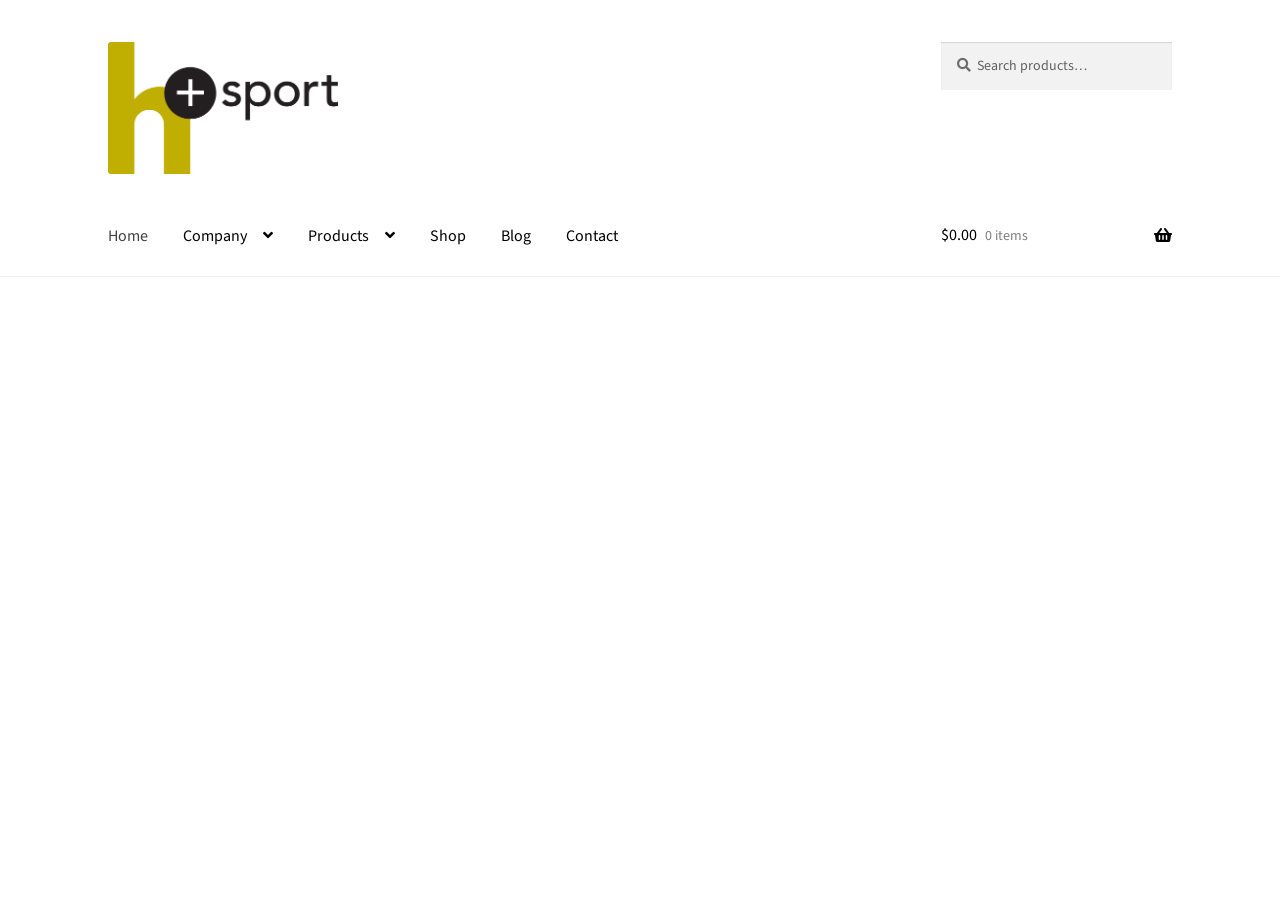
<file: assets/port/ft/jsnovice/jswebdesigners/hplussport.com/inc/head.inc.html>
<!doctype html>
<html lang="en-US">
<head>
	<meta charset="UTF-8">
	<meta http-equiv="content-type" content="text/html;charset=UTF-8" />
	<meta name="viewport" content="width=device-width, initial-scale=1, maximum-scale=2.0">
	<link rel="profile" href="http://gmpg.org/xfn/11">
	<title>H+ Sport &#8211; Revive, refuel, regenerate</title>
	<link rel='dns-prefetch' href='http://fonts.googleapis.com/' />
	<link rel='dns-prefetch' href='http://s.w.org/' />
	<link rel='stylesheet' id='edsanimate-animo-css-css' href='../../hplussport.com/wp-content/plugins/animate-it/assets/css/animate-animode54.css?ver=5.3' type='text/css' media='all' />
	<link rel='stylesheet' id='siteorigin-panels-front-css' href='../../hplussport.com/wp-content/plugins/siteorigin-panels/css/front-flex.min2c4f.css?ver=2.10.13' type='text/css' media='all' />
	<link rel='stylesheet' id='sow-social-media-buttons-atom-36bcb9728d18-css' href='../../hplussport.com/wp-content/uploads/siteorigin-widgets/sow-social-media-buttons-atom-36bcb9728d18de54.css?ver=5.3' type='text/css' media='all' />
	<link rel='stylesheet' id='storefront-style-css' href='../../hplussport.com/wp-content/themes/storefront/style91ee.css?ver=2.5.3' type='text/css' media='all' />
	<style id='storefront-style-inline-css' type='text/css'>		.main-navigation ul li a,
		.site-title a,
		ul.menu li a,
		.site-branding h1 a,
		.site-footer .storefront-handheld-footer-bar a:not(.button),
		button.menu-toggle,
		button.menu-toggle:hover,
		.handheld-navigation .dropdown-toggle {
			color: #000000;
		}
		
		button.menu-toggle,
		button.menu-toggle:hover {
			border-color: #000000;
		}
		
		.main-navigation ul li a:hover,
		.main-navigation ul li:hover > a,
		.site-title a:hover,
		.site-header ul.menu li.current-menu-item > a {
			color: #414141;
		}
		
		table:not( .has-background ) th {
			background-color: #f8f8f8;
		}
		
		table:not( .has-background ) tbody td {
			background-color: #fdfdfd;
		}
		
		table:not( .has-background ) tbody tr:nth-child(2n) td,
		fieldset,
		fieldset legend {
			background-color: #fbfbfb;
		}
		
		.site-header,
		.secondary-navigation ul ul,
		.main-navigation ul.menu > li.menu-item-has-children:after,
		.secondary-navigation ul.menu ul,
		.storefront-handheld-footer-bar,
		.storefront-handheld-footer-bar ul li > a,
		.storefront-handheld-footer-bar ul li.search .site-search,
		button.menu-toggle,
		button.menu-toggle:hover {
			background-color: #ffffff;
		}
		
		p.site-description,
		.site-header,
		.storefront-handheld-footer-bar {
			color: #000000;
		}
		
		button.menu-toggle:after,
		button.menu-toggle:before,
		button.menu-toggle span:before {
			background-color: #000000;
		}
		
		h1, h2, h3, h4, h5, h6, .wc-block-grid__product-title {
			color: #c0af00;
		}
		
		.widget h1 {
			border-bottom-color: #c0af00;
		}
		
		body,
		.secondary-navigation a {
			color: #6d6d6d;
		}
		
		.widget-area .widget a,
		.hentry .entry-header .posted-on a,
		.hentry .entry-header .post-author a,
		.hentry .entry-header .post-comments a,
		.hentry .entry-header .byline a {
			color: #727272;
		}
		
		a {
			color: #c0af00;
		}
		
		a:focus,
		button:focus,
		.button.alt:focus,
		input:focus,
		textarea:focus,
		input[type="button"]:focus,
		input[type="reset"]:focus,
		input[type="submit"]:focus,
		input[type="email"]:focus,
		input[type="tel"]:focus,
		input[type="url"]:focus,
		input[type="password"]:focus,
		input[type="search"]:focus {
			outline-color: #c0af00;
		}
		
		button, input[type="button"], input[type="reset"], input[type="submit"], .button, .widget a.button {
			background-color: #eeeeee;
			border-color: #eeeeee;
			color: #333333;
		}
		
		button:hover, input[type="button"]:hover, input[type="reset"]:hover, input[type="submit"]:hover, .button:hover, .widget a.button:hover {
			background-color: #d5d5d5;
			border-color: #d5d5d5;
			color: #333333;
		}
		
		button.alt, input[type="button"].alt, input[type="reset"].alt, input[type="submit"].alt, .button.alt, .widget-area .widget a.button.alt {
			background-color: #333333;
			border-color: #333333;
			color: #ffffff;
		}
		
		button.alt:hover, input[type="button"].alt:hover, input[type="reset"].alt:hover, input[type="submit"].alt:hover, .button.alt:hover, .widget-area .widget a.button.alt:hover {
			background-color: #1a1a1a;
			border-color: #1a1a1a;
			color: #ffffff;
		}
		
		.pagination .page-numbers li .page-numbers.current {
			background-color: #e6e6e6;
			color: #636363;
		}
		
		#comments .comment-list .comment-content .comment-text {
			background-color: #f8f8f8;
		}
		
		.site-footer {
			background-color: #f0f0f0;
			color: #6d6d6d;
		}
		
		.site-footer a:not(.button) {
			color: #c0af00;
		}
		
		.site-footer h1, .site-footer h2, .site-footer h3, .site-footer h4, .site-footer h5, .site-footer h6 {
			color: #333333;
		}
		
		.page-template-template-homepage.has-post-thumbnail .type-page.has-post-thumbnail .entry-title {
			color: #000000;
		}
		
		.page-template-template-homepage.has-post-thumbnail .type-page.has-post-thumbnail .entry-content {
			color: #000000;
		}
		
		@media screen and ( min-width: 768px ) {
			.secondary-navigation ul.menu a:hover {
				color: #191919;
			}
		
			.secondary-navigation ul.menu a {
				color: #000000;
			}
		
			.main-navigation ul.menu ul.sub-menu,
			.main-navigation ul.nav-menu ul.children {
				background-color: #f0f0f0;
			}
		
			.site-header {
				border-bottom-color: #f0f0f0;
			}
		}</style>
	<link rel='stylesheet' id='storefront-icons-css' href='../../hplussport.com/wp-content/themes/storefront/assets/css/base/icons91ee.css?ver=2.5.3' type='text/css' media='all' />
	<link rel='stylesheet' id='storefront-fonts-css' href='https://fonts.googleapis.com/css?family=Source+Sans+Pro:400,300,300italic,400italic,600,700,900&amp;subset=latin%2Clatin-ext' type='text/css' media='all' />
	<link rel='stylesheet' id='storefront-woocommerce-style-css' href='../../hplussport.com/wp-content/themes/storefront/assets/css/woocommerce/woocommerce91ee.css?ver=2.5.3' type='text/css' media='all' />
	<style id='storefront-woocommerce-style-inline-css' type='text/css'>		a.cart-contents,
		.site-header-cart .widget_shopping_cart a {
			color: #000000;
		}
		
		a.cart-contents:hover,
		.site-header-cart .widget_shopping_cart a:hover,
		.site-header-cart:hover > li > a {
			color: #414141;
		}
		
		table.cart td.product-remove,
		table.cart td.actions {
			border-top-color: #ffffff;
		}
		
		.storefront-handheld-footer-bar ul li.cart .count {
			background-color: #000000;
			color: #ffffff;
			border-color: #ffffff;
		}
		
		.woocommerce-tabs ul.tabs li.active a,
		ul.products li.product .price,
		.onsale,
		.wc-block-grid__product-onsale,
		.widget_search form:before,
		.widget_product_search form:before {
			color: #6d6d6d;
		}
		
		.woocommerce-breadcrumb a,
		a.woocommerce-review-link,
		.product_meta a {
			color: #727272;
		}
		
		.wc-block-grid__product-onsale,
		.onsale {
			border-color: #6d6d6d;
		}
		
		.star-rating span:before,
		.quantity .plus, .quantity .minus,
		p.stars a:hover:after,
		p.stars a:after,
		.star-rating span:before,
		#payment .payment_methods li input[type=radio]:first-child:checked+label:before {
			color: #c0af00;
		}
		
		.widget_price_filter .ui-slider .ui-slider-range,
		.widget_price_filter .ui-slider .ui-slider-handle {
			background-color: #c0af00;
		}
		
		.order_details {
			background-color: #f8f8f8;
		}
		
		.order_details > li {
			border-bottom: 1px dotted #e3e3e3;
		}
		
		.order_details:before,
		.order_details:after {
			background: -webkit-linear-gradient(transparent 0,transparent 0),-webkit-linear-gradient(135deg,#f8f8f8 33.33%,transparent 33.33%),-webkit-linear-gradient(45deg,#f8f8f8 33.33%,transparent 33.33%)
		}
		
		#order_review {
			background-color: #ffffff;
		}
		
		#payment .payment_methods > li .payment_box,
		#payment .place-order {
			background-color: #fafafa;
		}
		
		#payment .payment_methods > li:not(.woocommerce-notice) {
			background-color: #f5f5f5;
		}
		
		#payment .payment_methods > li:not(.woocommerce-notice):hover {
			background-color: #f0f0f0;
		}
		
		.woocommerce-pagination .page-numbers li .page-numbers.current {
			background-color: #e6e6e6;
			color: #636363;
		}
		
		.wc-block-grid__product-onsale,
		.onsale,
		.woocommerce-pagination .page-numbers li .page-numbers:not(.current) {
			color: #6d6d6d;
		}
		
		p.stars a:before,
		p.stars a:hover~a:before,
		p.stars.selected a.active~a:before {
			color: #6d6d6d;
		}
		
		p.stars.selected a.active:before,
		p.stars:hover a:before,
		p.stars.selected a:not(.active):before,
		p.stars.selected a.active:before {
			color: #c0af00;
		}
		
		.single-product div.product .woocommerce-product-gallery .woocommerce-product-gallery__trigger {
			background-color: #eeeeee;
			color: #333333;
		}
		
		.single-product div.product .woocommerce-product-gallery .woocommerce-product-gallery__trigger:hover {
			background-color: #d5d5d5;
			border-color: #d5d5d5;
			color: #333333;
		}
		
		.button.added_to_cart:focus,
		.button.wc-forward:focus {
			outline-color: #c0af00;
		}
		
		.added_to_cart,
		.site-header-cart .widget_shopping_cart a.button,
		.wc-block-grid__products .wc-block-grid__product .wp-block-button__link {
			background-color: #eeeeee;
			border-color: #eeeeee;
			color: #333333;
		}
		
		.added_to_cart:hover,
		.site-header-cart .widget_shopping_cart a.button:hover,
		.wc-block-grid__products .wc-block-grid__product .wp-block-button__link:hover {
			background-color: #d5d5d5;
			border-color: #d5d5d5;
			color: #333333;
		}
		
		.added_to_cart.alt, .added_to_cart, .widget a.button.checkout {
			background-color: #333333;
			border-color: #333333;
			color: #ffffff;
		}
		
		.added_to_cart.alt:hover, .added_to_cart:hover, .widget a.button.checkout:hover {
			background-color: #1a1a1a;
			border-color: #1a1a1a;
			color: #ffffff;
		}
		
		.button.loading {
			color: #eeeeee;
		}
		
		.button.loading:hover {
			background-color: #eeeeee;
		}
		
		.button.loading:after {
			color: #333333;
		}
		
		@media screen and ( min-width: 768px ) {
			.site-header-cart .widget_shopping_cart,
			.site-header .product_list_widget li .quantity {
				color: #000000;
			}
		
			.site-header-cart .widget_shopping_cart .buttons,
			.site-header-cart .widget_shopping_cart .total {
				background-color: #f5f5f5;
			}
		
			.site-header-cart .widget_shopping_cart {
				background-color: #f0f0f0;
			}
		}
			.storefront-product-pagination a {
				color: #6d6d6d;
				background-color: #ffffff;
			}
			.storefront-sticky-add-to-cart {
				color: #6d6d6d;
				background-color: #ffffff;
			}
		
			.storefront-sticky-add-to-cart a:not(.button) {
				color: #000000;
			}
	</style>
	<script type='text/javascript' src='../../hplussport.com/wp-includes/js/jquery/jquery4a5f.js?ver=1.12.4-wp'>
	</script>
	<script type='text/javascript' src='../../hplussport.com/wp-includes/js/jquery/jquery-migrate.min330a.js?ver=1.4.1'>
	</script>
	<style type="text/css" media="all" id="siteorigin-panels-layouts-head">		/* Layout 2 */ #pgc-2-0-0 , #pgc-2-0-1 , #pgc-2-0-2 , #pgc-2-1-0 , #pgc-2-1-1 , #pgc-2-1-2 { width:33.3333%;width:calc(33.3333% - ( 0.66666666666667 * 30px ) ) } #pl-2 #panel-2-0-0-0 , #pl-2 #panel-2-0-1-0 , #pl-2 #panel-2-0-2-0 , #pl-2 #panel-2-1-0-0 , #pl-2 #panel-2-1-1-0 , #pl-2 #panel-2-1-2-0 , #pl-2 #panel-2-2-0-0 {  } #pg-2-0 , #pg-2-1 , #pl-2 .so-panel { margin-bottom:30px } #pgc-2-2-0 { width:100%;width:calc(100% - ( 0 * 30px ) ) } #pl-2 .so-panel:last-child { margin-bottom:0px } @media (max-width:780px){ #pg-2-0.panel-no-style, #pg-2-0.panel-has-style > .panel-row-style , #pg-2-1.panel-no-style, #pg-2-1.panel-has-style > .panel-row-style , #pg-2-2.panel-no-style, #pg-2-2.panel-has-style > .panel-row-style { -webkit-flex-direction:column;-ms-flex-direction:column;flex-direction:column } #pg-2-0 > .panel-grid-cell , #pg-2-0 > .panel-row-style > .panel-grid-cell , #pg-2-1 > .panel-grid-cell , #pg-2-1 > .panel-row-style > .panel-grid-cell , #pg-2-2 > .panel-grid-cell , #pg-2-2 > .panel-row-style > .panel-grid-cell { width:100%;margin-right:0 } #pgc-2-0-0 , #pgc-2-0-1 , #pgc-2-1-0 , #pgc-2-1-1 { margin-bottom:30px } #pl-2 .panel-grid-cell { padding:0 } #pl-2 .panel-grid .panel-grid-cell-empty { display:none } #pl-2 .panel-grid .panel-grid-cell-mobile-last { margin-bottom:0px }  } 
	</style>
	<link rel="icon" href="../../hplussport.com/wp-content/uploads/2015/12/cropped-HSport_01-32x32.png" sizes="32x32" />
	<link rel="icon" href="../../hplussport.com/wp-content/uploads/2015/12/cropped-HSport_01-192x192.png" sizes="192x192" />
	<link rel="apple-touch-icon-precomposed" href="../../hplussport.com/wp-content/uploads/2015/12/cropped-HSport_01-180x180.png" />
	<meta name="msapplication-TileImage" content="../../hplussport.com/wp-content/uploads/2015/12/cropped-HSport_01-270x270.png" />
</head>
<body class="home page-template-default page page-id-2 wp-custom-logo wp-embed-responsive theme-storefront siteorigin-panels siteorigin-panels-before-js siteorigin-panels-home woocommerce-no-js storefront-full-width-content storefront-align-wide right-sidebar woocommerce-active">
<div id="page" class="hfeed site">
	<header id="masthead" class="site-header" role="banner" style="">
		<div class="col-full">
			<a class="skip-link screen-reader-text" href="#site-navigation">Skip to navigation</a> <a class="skip-link screen-reader-text" href="#content">Skip to content</a> 
			<div class="site-branding">
				<a href="index.html" class="custom-logo-link" rel="home"><img width="470" height="271" src="../../hplussport.com/wp-content/uploads/2017/04/H-logo_470x271.png" class="custom-logo" alt="H+ Sport" srcset="../../hplussport.com/wp-content/uploads/2017/04/H-logo_470x271.png 470w, ../../hplussport.com/wp-content/uploads/2017/04/H-logo_470x271-300x173.png 300w" sizes="(max-width: 470px) 100vw, 470px" /></a> 
			</div>
			<div class="site-search">
				<div class="widget woocommerce widget_product_search">
					<form role="search" method="get" class="woocommerce-product-search" action="https://hplussport.com/">
						<label class="screen-reader-text" for="woocommerce-product-search-field-0">Search for:</label> 
						<input type="search" id="woocommerce-product-search-field-0" class="search-field" placeholder="Search products&hellip;" value="" name="s" />
						<button type="submit" value="Search">Search</button> 
						<input type="hidden" name="post_type" value="product" />
					</form>
				</div>
			</div>
		</div>
		<div class="storefront-primary-navigation">
			<div class="col-full">
				<nav id="site-navigation" class="main-navigation" role="navigation" aria-label="Primary Navigation">
					<button class="menu-toggle" aria-controls="site-navigation" aria-expanded="false"><span>Menu</span></button> 
					<div class="primary-navigation">
						<ul id="menu-top-menu" class="menu">
							<li id="menu-item-87" class="menu-item menu-item-type-post_type menu-item-object-page menu-item-home current-menu-item page_item page-item-2 current_page_item menu-item-87"><a href="index.html" aria-current="page">Home</a></li>
							<li id="menu-item-83" class="menu-item menu-item-type-post_type menu-item-object-page menu-item-has-children menu-item-83"><a href="company/index.html">Company</a> 
							<ul class="sub-menu">
								<li id="menu-item-86" class="menu-item menu-item-type-post_type menu-item-object-page menu-item-86"><a href="company/philosophy/index.html">Philosophy</a></li>
								<li id="menu-item-84" class="menu-item menu-item-type-post_type menu-item-object-page menu-item-84"><a href="company/history/index.html">History</a></li>
								<li id="menu-item-85" class="menu-item menu-item-type-post_type menu-item-object-page menu-item-85"><a href="company/people/index.html">People</a></li>
							</ul>
							</li>
							<li id="menu-item-261" class="menu-item menu-item-type-post_type menu-item-object-page menu-item-has-children menu-item-261"><a href="products/index.html">Products</a> 
							<ul class="sub-menu">
								<li id="menu-item-649" class="menu-item menu-item-type-taxonomy menu-item-object-product_cat menu-item-649"><a href="product-category/active-wear-women/index.html">H+ ACTIVE Apparel-Women</a></li>
								<li id="menu-item-648" class="menu-item menu-item-type-taxonomy menu-item-object-product_cat menu-item-648"><a href="product-category/active-wear-men/index.html">H+ ACTIVE Apparel-Men</a></li>
								<li id="menu-item-599" class="menu-item menu-item-type-custom menu-item-object-custom menu-item-599"><a href="product-category/supplements/index.html">H+ POWER Supplements</a></li>
								<li id="menu-item-91" class="menu-item menu-item-type-post_type menu-item-object-page menu-item-91"><a href="products/mineral-water/index.html">H+ SPORT Mineral Water</a></li>
							</ul>
							</li>
							<li id="menu-item-260" class="menu-item menu-item-type-post_type menu-item-object-page menu-item-260"><a href="shop/index.html">Shop</a></li>
							<li id="menu-item-126" class="menu-item menu-item-type-post_type menu-item-object-page menu-item-126"><a href="blog/index.html">Blog</a></li>
							<li id="menu-item-94" class="menu-item menu-item-type-post_type menu-item-object-page menu-item-94"><a href="contact/index.html">Contact</a></li>
						</ul>
					</div>
					<div class="menu">
						<ul>
							<li class="current_page_item"><a href="index.html">Home</a></li>
							<li class="page_item page-item-124"><a href="blog/index.html">Blog</a></li>
							<li class="page_item page-item-256"><a href="cart/index.html">Cart</a></li>
							<li class="page_item page-item-257"><a href="checkout/index.html">Checkout</a></li>
							<li class="page_item page-item-64 page_item_has_children"><a href="company/index.html">Company</a> 
							<ul class='children'>
								<li class="page_item page-item-66"><a href="company/history/index.html">History</a></li>
								<li class="page_item page-item-70"><a href="company/people/index.html">People</a></li>
								<li class="page_item page-item-68"><a href="company/philosophy/index.html">Philosophy</a></li>
							</ul>
							</li>
							<li class="page_item page-item-92"><a href="contact/index.html">Contact</a></li>
							<li class="page_item page-item-258"><a href="my-account/index.html">My Account</a></li>
							<li class="page_item page-item-51 page_item_has_children"><a href="products/index.html">Products</a> 
							<ul class='children'>
								<li class="page_item page-item-55"><a href="products/active-wear/index.html">H+ ACTIVE apparel</a></li>
								<li class="page_item page-item-57"><a href="products/supplements/index.html">H+ POWER supplements</a></li>
								<li class="page_item page-item-53"><a href="products/mineral-water/index.html">H+ SPORT mineral water</a></li>
							</ul>
							</li>
							<li class="page_item page-item-255"><a href="shop/index.html">Shop</a></li>
						</ul>
					</div>
				</nav>
<!-- #site-navigation -->
				<ul id="site-header-cart" class="site-header-cart menu">
					<li class=""> <a class="cart-contents" href="cart/index.html" title="View your shopping cart"> <span class="woocommerce-Price-amount amount"><span class="woocommerce-Price-currencySymbol">&#036;</span>0.00</span> <span class="count">0 items</span> </a> </li>
					<li> 
					<div class="widget woocommerce widget_shopping_cart">
						<div class="widget_shopping_cart_content">
						</div>
					</div>
					</li>
				</ul>
			</div>
		</div>
	</header>
<!-- #masthead -->
	<div id="content" class="site-content" tabindex="-1">
		<div class="col-full">
			<div id="primary" class="content-area">
				<main id="main" class="site-main" role="main"> 
				<article id="post-2" class="post-2 page type-page status-publish hentry">
					<div class="entry-content">
</file>
<file: assets/port/web/joomla/css/styles.css>
/*
Developer: Noshin Rahman
Table of Contents
HEADER - Site Name, Main Menu
MAINCONTENT - About Joomla
FOOTER – Copyright, Stay Connected, Company Details
Color Palette
#1E2422 - Black
#88BEB1 - Mint
#FF621E - Orange
#E9CEBC - Light Tan
#718A94 - Steel Blue
*/

/* ------------ ‘Global Styles ------------ */

html {
    box-sizing: border-box;
}

*, *:before, *:after {
    box-sizing: inherit;
}

body {
    font: normal 16px 'Source Sans Pro', sans-serif;
    color: #1E2422;
    margin: 0 auto;
    background-image: url('../images/tanbg.png');
    background-attachment: fixed;
}

@font-face {
    font-family: 'SimplePrintRegular';
    src: url('../css/fonts/simple_print-webfont.woff2') format('woff2'),
         url('../css/fonts/simple_print-webfont.woff') format('woff');
}

p {
    clear: both;
}

em {
    color: #718A94;
}

h1, h2, h3, h4 {
    font-family: 'SimplePrintRegular';
    padding-top: 20px;
    clear: both;

}

h1 {
    font-size: 6em;
    margin-top: 80px;
}

h2 {
    border-bottom: 3px solid #FF621E;
    font-size: 3.5em;
}

h3 {
    border-bottom: 3px solid #FF621E;
    text-align: center;
    font-size: 3.5em;

}

h4 {
    color: #FF621E;
    text-transform: uppercase;
    letter-spacing: 3px;
    font-size: 2em;
    margin: 30px 0px 10px 0px;
    padding: 8px 10px 4px 10px;
    border-left: 10px solid #718A94;
}

h5 {
    font-size: 1em;
    line-height: 0em;
    margin-bottom: 0px;
    padding: 0px;
}

code {
    background-color: #E9CEBC;
    text-transform: uppercase;
    white-space: nowrap;
}

.minicolumn h4 {
    color: #000;
    text-align: center;
    padding: 10px 0px 5px 0px;
    margin: 0px;
    border: none;
    background-color: #E9CEBC;
    border-radius: 8px;

}

a {
    color: #88BEB1;
    font-weight: bold;
    text-transform: uppercase;
    text-decoration: none;
    white-space: nowrap;
}

a:hover {
    color: #FF621E;
}

a:link::before {
    content: "{ ";
}

a:link::after {
    content: " }";
}

.content-wrap {
    max-width: 1280px;
    margin: 0 auto;
    overflow: hidden;
}

/* ------------ ‘Header, Nav ------------ */

.logo {
    max-height: 100px;
    margin: 50px;
}

.title_item {
    display: inline-block;
    vertical-align: middle;
}

#title_block {
    text-align: center;
}

.nav {
    text-align: center;
    margin-bottom: 20px;
}

.nav a:link {
    font-size: 1.3em;
    display: inline-block;
    padding: 0px 20px;
}

/* ------------ ‘Body, Main ------------ */
.whitebg {
    background: #fff;
    opacity: 0.83;
    border-radius: 18px;
    margin: 0 auto;
    width: 85%;
}

#heading {
    background-image: url('../images/booksbg.png');
    border-top-left-radius: 18px;
    border-top-right-radius: 18px;
    padding: 30px 0px 20px 0px;
    margin-top: 20px;


}
.main {
    background: #FFF;
    padding: 40px 105px 20px 105px;
}

.minicolumn {
    font-size: .9em;
    width: 49%;
    padding: 20px;
    float: left;
    margin: 10px 10px 25px 0px;
    border-radius: 8px;
}

.minicolumn + .minicolumn {
    margin-right: 0px;
}

/* ------------ ‘Footer ------------ */

footer {
    border-top: 3px solid #718A94;
    text-align: center;
    color: #FFF;
    margin: 10px 10px 12px 10px;
}

.bottom a {
    color: #E9CEBC;
}

.bottom {
    margin-bottom: 20px;
    background: #718A94;
    border-bottom-left-radius: 18px;
    border-bottom-right-radius: 18px;
}

/* ------------ ‘Buttons, Forms ------------ */
a.topBtn {
    box-shadow: none;
    bottom: 1.5%;
    font-size: 3em;
    height: 65px;
    line-height: 62px;
    position: fixed;
    right: .6rem;
    text-align: center;
    text-decoration: none;
    width: 65px;
    z-index: 10;
}

a.topBtn::before, a.topBtn::after {
    content: none;
}

a.topBtn, input[type=submit] {
    color: #FFF;
    background: #FF621E;
    border: none;
    border-bottom: 5px solid #db5e05;
    border-radius: 10px;
    
}

input, textarea {
    border: 1px solid #CCC;
    border-radius: 8px;
    font: inherit;
    margin: 0 auto;
    padding: 10px;
    width: 100%;
    margin-top: 10px;
}

/* ------------ ‘Testmonials/Blockquotes ------------ */

.testimonial p {
    margin: 0 auto;
    color: #FFF;
}

p.quotation {
    font-family: 'SimplePrintRegular';
    font-size: 2em;
    line-height: .8em;
}

cite p {
    font-style: normal;
    font-size: .8em;
}

cite p b {
    margin-top: 15px;
    padding-top: 10px;
    display: block;
    font-size: 1.2em;
    border-top: 2px solid #E9CEBC;
}

a.citation {
    font-size: .8em;
    font-style: italic;
    color: #E9CEBC;
    letter-spacing: 0.1em;
}

.testimonial {
    margin: 0 auto;
}

.testimonial blockquote {
    border-radius: 8px;
    position: relative;  
    font-style: italic;
    padding: 18px;
    background: #718A94;
}

.testimonial blockquote:before,
.testimonial blockquote:after{
    position: absolute;
    top: 13px;
    color: #E9CEBC;
    font-size: 94px;
}

.testimonial blockquote:before{
    content: "\201C";
    margin-right: 25px;
    right: 100%;
}
.testimonial blockquote:after{
    content: "\201D";
    left: 100%;  
}


/* ------------ ‘Media Queries ------------ */

@media (min-width: 900px) {
    .col-narrow {
        width: 30%;
        padding-right: 20px;
        float: left;
    }
    .col-wide {
        width: 70%;
        float: left;
        padding: 50px 0px 0px 20px;
    }
}

@media (max-width: 1280px) {
    .content-wrap {
        margin-left: 40px;
        margin-right: 40px;
    }
    .minicolumn {
        width: 100%;
    }
}

@media (max-width: 899px) {
    .content-wrap {
        margin: 0px 30px 0px 30px;
    }
    .main {
        text-align: center;
        padding: 35px;
    }
    .bottom {
        margin-bottom: 20px;
    }
    ul {
        text-align: left;
    }
    .logo {
        height: 50px;
        margin: 20px;
    }
    h1 {
        font-size: 3em;
        padding: 0px 0px 8px 0px;
        margin: 0px;
    }
    h4 {
        border-right: 10px solid #718A94;
    }
    .testimonial blockquote:before {
        margin-right: 18px;
    }
    .testimonial blockquote:before,
    .testimonial blockquote:after{
    font-size: 64px;
    }
    a.topBtn {
        opacity: .5;
    }
    p.quotation {
    font-family: 'SimplePrintRegular';
    font-size: 1.6em;
    }
    code, a {
        white-space: pre-wrap;
    }
}
</file>
<file: assets/port/ft/designnewbie/responsivetypography/ch02/c/screen.css>
body {
    font-size: 16px;
    line-height: 25px;
	font-family: Georgia, Times, serif;
	color:#333;
	}

article {
	width:80%;
	max-width:800px;
	margin: auto;
}
/*http://modularscale.com/scale/?px1=16&px2=34&ra1=1.618&ra2=0*/

h1 {
    font-size: 67px;
    line-height: 67px;
    margin: 67px 0 0 0;
	text-align: center;
}

h2 {
    font-size: 41px;
    line-height: 41px;
    margin: 16px 0;
	font-style: italic;
	color:#545454;
	text-align: center;

}

h3 {
    font-size: 16px;
    margin: 16px 0;
	font-weight: normal;
	text-transform: uppercase;
	font-family: Helvetica, Verdana, sans-serif;
	color:#5a7792;
	text-align: center;
}

p {

}

p:nth-of-type(1):first-letter { 
    font-size: 109px;
    line-height: 82px;
	float: left; 
	color:#47a6ff; 
	padding: 0px 6px 0px 4px; 
 }
</file>
<file: assets/port/ft/designnewbie/responsivetypography/ch03/c/styles.css>
article { 
	width:90%;
	max-width:900px;
	margin:auto;
	text-align: left;
}


/**
 *
 *
	Base Type
	Scale : based on minor 3rd, 1: 1.2
	http://modularscale.com/scale/?px1=16&px2=66&ra1=1.2&ra2=0
 *
 */

html {
	font-size: 100%;
	font-family: 'Noto Serif', serif;
	font-style: normal;
	font-weight: 400;
}

body {
	font-size: 1.381rem;
	-webkit-hyphens: auto;
	-moz-hyphens: auto;
	-ms-hyphens: auto;
	hyphens: auto;
	word-wrap: break-word;
	color: #333;
	background: #fcfcfd;
}

h1,
h2,
h3,
h4,
h5,
h6 {
	text-rendering: optimizeLegibility;
	line-height: 1;
	margin-top: 0;
}

h1,
.alpha {
	font-size: 4.125rem;
	font-family: 'Dosis', sans-serif;
	font-style:normal;
	font-weight:600;
	text-transform: uppercase;
}

h5,
.epsilon {
	font-size:2.865rem;
	margin: 1.658rem 0;
	font-family: 'Quicksand', 'Arial Rounded MT Bold', 'Arial', 'Helvetica', sans-serif;
	font-style: normal;
	font-weight: 400;
	line-height: 1.4;
	color:#1F96CE;
}

h6,
.zeta,
blockquote {
	font-size:2.074rem;
	padding: 2.488rem 0 4.125rem 0;
	font-family: 'Dosis', sans-serif;
	font-style: normal;
	font-weight: 600;
	line-height: 1.4;
	color:#004b6e;

}


/**
 *
	Paragraphs
 *
 */

p {
	margin: 0 0 1.658rem 0;

}


/* for the fancy header 
*/

.title {
	background: #00151E;
	color:whitesmoke;
	width:100%;
	margin-bottom: 2.618rem;
	letter-spacing: .125rem;
}

.title div {
	width:80%;
	margin:auto;
	padding: 1rem 0;
	text-align: center;
}
h1 span { 
	display: block;
	font-family: 'Noto Sans', sans-serif;
	font-size: 1rem;
	margin: 0 auto 0.618rem 0;
	font-weight: 400;
}

h1 span:nth-child(3){
	font-size: 1rem;
	margin-top: 0.618rem;
}
</file>
<file: assets/port/ft/jsnovice/jswebdesigners/landonhotel.com/css/style.css>
@import url(http://fonts.googleapis.com/css?family=Exo+2:400,200,600,800);
/* line 5, ../../../../../.rvm/gems/ruby-2.1.2/gems/compass-core-1.0.0.rc.1/stylesheets/compass/reset/_utilities.scss */
html, body, div, span, applet, object, iframe,
h1, h2, h3, h4, h5, h6, p, blockquote, pre,
a, abbr, acronym, address, big, cite, code,
del, dfn, em, img, ins, kbd, q, s, samp,
small, strike, strong, sub, sup, tt, var,
b, u, i, center,
dl, dt, dd, ol, ul, li,
fieldset, form, label, legend,
table, caption, tbody, tfoot, thead, tr, th, td,
article, aside, canvas, details, embed,
figure, figcaption, footer, header, hgroup,
menu, nav, output, ruby, section, summary,
time, mark, audio, video {
  margin: 0;
  padding: 0;
  border: 0;
  font: inherit;
  font-size: 100%;
  vertical-align: baseline;
}

/* line 22, ../../../../../.rvm/gems/ruby-2.1.2/gems/compass-core-1.0.0.rc.1/stylesheets/compass/reset/_utilities.scss */
html {
  line-height: 1;
}

/* line 24, ../../../../../.rvm/gems/ruby-2.1.2/gems/compass-core-1.0.0.rc.1/stylesheets/compass/reset/_utilities.scss */
ol, ul {
  list-style: none;
}

/* line 26, ../../../../../.rvm/gems/ruby-2.1.2/gems/compass-core-1.0.0.rc.1/stylesheets/compass/reset/_utilities.scss */
table {
  border-collapse: collapse;
  border-spacing: 0;
}

/* line 28, ../../../../../.rvm/gems/ruby-2.1.2/gems/compass-core-1.0.0.rc.1/stylesheets/compass/reset/_utilities.scss */
caption, th, td {
  text-align: left;
  font-weight: normal;
  vertical-align: middle;
}

/* line 30, ../../../../../.rvm/gems/ruby-2.1.2/gems/compass-core-1.0.0.rc.1/stylesheets/compass/reset/_utilities.scss */
q, blockquote {
  quotes: none;
}
/* line 103, ../../../../../.rvm/gems/ruby-2.1.2/gems/compass-core-1.0.0.rc.1/stylesheets/compass/reset/_utilities.scss */
q:before, q:after, blockquote:before, blockquote:after {
  content: "";
  content: none;
}

/* line 32, ../../../../../.rvm/gems/ruby-2.1.2/gems/compass-core-1.0.0.rc.1/stylesheets/compass/reset/_utilities.scss */
a img {
  border: none;
}

/* line 116, ../../../../../.rvm/gems/ruby-2.1.2/gems/compass-core-1.0.0.rc.1/stylesheets/compass/reset/_utilities.scss */
article, aside, details, figcaption, figure, footer, header, hgroup, main, menu, nav, section, summary {
  display: block;
}

/* line 14, ../../../../../.rvm/gems/ruby-2.1.2/gems/susy-2.1.3/sass/susy/language/susy/_box-sizing.scss */
*, *:before, *:after {
  -moz-box-sizing: border-box;
  -webkit-box-sizing: border-box;
  box-sizing: border-box;
}

/* line 1, ../../../components/sass/_base.scss */
body {
  font: 200 1em/1.5em "Exo 2", "Helvetica Neue", Helvetica, Arial, sans-serif;
  background: #FFFFFF;
  color: #000000;
}

/* line 7, ../../../components/sass/_base.scss */
h1, h2, h3, h4, h5, h6 {
  font: 200 1.5em/1.5em "Exo 2", "Helvetica Neue", Helvetica, Arial, sans-serif;
  color: #0e83a0;
  font-weight: 600;
}

/* line 13, ../../../components/sass/_base.scss */
strong {
  font-weight: 600;
}

/* line 17, ../../../components/sass/_base.scss */
p {
  font-weight: 200;
  padding-bottom: 10px;
}

/* line 1, ../../../components/sass/_layout.scss */
body {
  position: absolute;
  width: 100%;
  height: 100%;
}

/* line 7, ../../../components/sass/_layout.scss */
.scene {
  position: relative;
  padding: 20px 0;
}
/* line 11, ../../../components/sass/_layout.scss */
.scene article {
  max-width: 95%;
  margin-left: auto;
  margin-right: auto;
}
/* line 12, ../../../../../.rvm/gems/ruby-2.1.2/gems/susy-2.1.3/sass/susy/output/support/_clearfix.scss */
.scene article:after {
  content: " ";
  display: block;
  clear: both;
}
@media (min-width: 1200px) {
  /* line 7, ../../../components/sass/_layout.scss */
  .scene {
    padding: 40px 0;
  }
}
@media (min-width: 960px) {
  /* line 20, ../../../components/sass/_layout.scss */
  .scene article {
    max-width: 60em;
    margin-left: auto;
    margin-right: auto;
  }
  /* line 12, ../../../../../.rvm/gems/ruby-2.1.2/gems/susy-2.1.3/sass/susy/output/support/_clearfix.scss */
  .scene article:after {
    content: " ";
    display: block;
    clear: both;
  }
}

/* line 2, ../../../components/sass/modules/_intro.scss */
header .fullheight {
  background: linear-gradient(to bottom, rgba(0, 0, 0, 0), rgba(0, 0, 0, 0)), url("../images/hotel/splash_hotelphoto.jpg");
  background-repeat: no-repeat;
  background-position: center center;
  -webkit-background-size: cover;
  -moz-background-size: cover;
  -o-background-size: cover;
  background-size: cover;
  display: -webkit-flex;
  display: flex;
  -webkit-align-items: center;
  align-items: center;
  -webkit-justify-content: center;
  justify-content: center;
}
/* line 9, ../../../components/sass/modules/_intro.scss */
header .fullheight .hgroup {
  padding: 100px 0;
}
/* line 12, ../../../components/sass/modules/_intro.scss */
header .fullheight .hgroup h1 {
  color: #FFFFFF;
  font-size: 5em;
  font-weight: 800;
  line-height: .8em;
  text-shadow: #000000 0 0 20px;
  text-align: center;
}
/* line 21, ../../../components/sass/modules/_intro.scss */
header .fullheight .hgroup h2 {
  display: block;
  color: #FFFFFF;
  width: 60%;
  max-width: 200px;
  margin: 0 auto;
  text-align: center;
  border: 1px solid #FFFFFF;
  margin-top: 15px;
  padding: 10px;
  background: rgba(0, 0, 0, 0.5);
  font-size: 1.3em;
}
/* line 35, ../../../components/sass/modules/_intro.scss */
header .fullheight .hgroup p {
  text-align: center;
}
/* line 37, ../../../components/sass/modules/_intro.scss */
header .fullheight .hgroup p img {
  padding-top: 50px;
  max-width: 50px;
}

/* line 1, ../../../components/sass/modules/_nav.scss */
header #nav {
  background-image: url('[data-uri]');
  background-size: 100%;
  background-image: -moz-linear-gradient(top, #0a5c71, #063642);
  background-image: -webkit-linear-gradient(top, #0a5c71, #063642);
  background-image: linear-gradient(to bottom, #0a5c71, #063642);
  width: 100%;
  z-index: 100;
}
/* line 22, ../../../components/sass/_mixins.scss */
header #nav:before, header #nav:after {
  content: '';
  display: table;
}
/* line 27, ../../../components/sass/_mixins.scss */
header #nav:after {
  clear: both;
}
/* line 7, ../../../components/sass/modules/_nav.scss */
header #nav .navbar {
  max-width: 60em;
  margin-left: auto;
  margin-right: auto;
}
/* line 12, ../../../../../.rvm/gems/ruby-2.1.2/gems/susy-2.1.3/sass/susy/output/support/_clearfix.scss */
header #nav .navbar:after {
  content: " ";
  display: block;
  clear: both;
}
/* line 9, ../../../components/sass/modules/_nav.scss */
header #nav .navbar .brand {
  -moz-box-sizing: border-box;
  -webkit-box-sizing: border-box;
  box-sizing: border-box;
  width: 33.33333%;
  float: left;
  padding-left: 0.83333%;
  padding-right: 0.83333%;
  float: left;
  font-weight: 600;
  font-family: 200 1.5em/1.5em "Exo 2", "Helvetica Neue", Helvetica, Arial, sans-serif;
  text-align: center;
  text-transform: uppercase;
  background: #DF4848;
}
/* line 17, ../../../components/sass/modules/_nav.scss */
header #nav .navbar .brand a {
  color: #FFFFFF;
  text-decoration: none;
  text-align: center;
  display: inline-block;
  padding: 10px;
  font-size: 1.5em;
}
@media (max-width: 650px) {
  /* line 17, ../../../components/sass/modules/_nav.scss */
  header #nav .navbar .brand a {
    font-size: 1.2em;
  }
  /* line 27, ../../../components/sass/modules/_nav.scss */
  header #nav .navbar .brand a span {
    display: none;
  }
}
/* line 32, ../../../components/sass/modules/_nav.scss */
header #nav .navbar ul {
  -moz-box-sizing: border-box;
  -webkit-box-sizing: border-box;
  box-sizing: border-box;
  width: 66.66667%;
  float: left;
  padding-left: 0.83333%;
  padding-right: 0.83333%;
}
/* line 34, ../../../components/sass/modules/_nav.scss */
header #nav .navbar ul li {
  float: left;
}
/* line 36, ../../../components/sass/modules/_nav.scss */
header #nav .navbar ul li a {
  color: #FFFFFF;
  font: 200 1em/1.5em "Exo 2", "Helvetica Neue", Helvetica, Arial, sans-serif;
  font-size: 1em;
  display: inline-block;
  padding: 10px 10px 10px 45px;
  text-decoration: none;
  background-size: 35px;
  background-repeat: no-repeat;
  background-position: 2px;
}
/* line 49, ../../../components/sass/modules/_nav.scss */
header #nav .navbar ul li a.info {
  background-image: url("../images/icons/info.png");
}
/* line 50, ../../../components/sass/modules/_nav.scss */
header #nav .navbar ul li a.rooms {
  background-image: url("../images/icons/rooms.png");
}
/* line 51, ../../../components/sass/modules/_nav.scss */
header #nav .navbar ul li a.dining {
  background-image: url("../images/icons/dining.png");
}
/* line 52, ../../../components/sass/modules/_nav.scss */
header #nav .navbar ul li a.events {
  background-image: url("../images/icons/events.png");
}
/* line 53, ../../../components/sass/modules/_nav.scss */
header #nav .navbar ul li a.attractions {
  background-image: url("../images/icons/attractions.png");
}
/* line 55, ../../../components/sass/modules/_nav.scss */
header #nav .navbar ul li a:hover {
  background-color: #EFC94C;
  color: #063642;
}
@media (min-width: 0) and (max-width: 650px) {
  /* line 36, ../../../components/sass/modules/_nav.scss */
  header #nav .navbar ul li a {
    padding: 10px 18px;
  }
  /* line 62, ../../../components/sass/modules/_nav.scss */
  header #nav .navbar ul li a::after {
    content: '\000a0';
    display: block;
  }
  /* line 66, ../../../components/sass/modules/_nav.scss */
  header #nav .navbar ul li a span {
    display: none;
  }
}
@media (min-width: 650px) and (max-width: 960px) {
  /* line 36, ../../../components/sass/modules/_nav.scss */
  header #nav .navbar ul li a {
    padding-left: 10px;
  }
  /* line 72, ../../../components/sass/modules/_nav.scss */
  header #nav .navbar ul li a.icon {
    background-image: none;
  }
}
/* line 75, ../../../components/sass/modules/_nav.scss */
header #nav .navbar ul li a.active {
  background-color: #DF4848;
  color: #FFFFFF;
}

/* line 1, ../../../components/sass/modules/_welcome.scss */
#welcome {
  background-image: url('[data-uri]');
  background-size: 100%;
  background-image: -moz-linear-gradient(top, #efc94c, #e27a3f);
  background-image: -webkit-linear-gradient(top, #efc94c, #e27a3f);
  background-image: linear-gradient(to bottom, #efc94c, #e27a3f);
}
/* line 4, ../../../components/sass/modules/_welcome.scss */
#welcome article {
  text-align: center;
  max-width: 70%;
  margin-left: auto;
  margin-right: auto;
}
/* line 12, ../../../../../.rvm/gems/ruby-2.1.2/gems/susy-2.1.3/sass/susy/output/support/_clearfix.scss */
#welcome article:after {
  content: " ";
  display: block;
  clear: both;
}
@media (min-width: 650px) {
  /* line 4, ../../../components/sass/modules/_welcome.scss */
  #welcome article {
    max-width: 33em;
    margin-left: auto;
    margin-right: auto;
    padding: 60px 0;
  }
  /* line 12, ../../../../../.rvm/gems/ruby-2.1.2/gems/susy-2.1.3/sass/susy/output/support/_clearfix.scss */
  #welcome article:after {
    content: " ";
    display: block;
    clear: both;
  }
}
/* line 13, ../../../components/sass/modules/_welcome.scss */
#welcome h1 {
  font-weight: normal;
  line-height: 100%;
  color: #a24a19;
  padding: 10px 0;
}
/* line 22, ../../../components/sass/_mixins.scss */
#welcome .gallery:before, #welcome .gallery:after {
  content: '';
  display: table;
}
/* line 27, ../../../components/sass/_mixins.scss */
#welcome .gallery:after {
  clear: both;
}
/* line 22, ../../../components/sass/modules/_welcome.scss */
#welcome .gallery img {
  -moz-border-radius: 20%;
  -webkit-border-radius: 20%;
  border-radius: 20%;
  display: none;
}
@media (min-width: 650px) {
  /* line 22, ../../../components/sass/modules/_welcome.scss */
  #welcome .gallery img {
    -moz-box-sizing: border-box;
    -webkit-box-sizing: border-box;
    box-sizing: border-box;
    width: 25%;
    float: left;
    padding-left: 2.5%;
    padding-right: 2.5%;
    display: inline;
  }
  /* line 66, ../../../../../.rvm/gems/ruby-2.1.2/gems/susy-2.1.3/sass/susy/language/susy/_gallery.scss */
  #welcome .gallery img:nth-child(4n + 1) {
    margin-left: 0;
    margin-right: -100%;
    clear: both;
  }
  /* line 66, ../../../../../.rvm/gems/ruby-2.1.2/gems/susy-2.1.3/sass/susy/language/susy/_gallery.scss */
  #welcome .gallery img:nth-child(4n + 2) {
    margin-left: 25%;
    margin-right: -100%;
    clear: none;
  }
  /* line 66, ../../../../../.rvm/gems/ruby-2.1.2/gems/susy-2.1.3/sass/susy/language/susy/_gallery.scss */
  #welcome .gallery img:nth-child(4n + 3) {
    margin-left: 50%;
    margin-right: -100%;
    clear: none;
  }
  /* line 66, ../../../../../.rvm/gems/ruby-2.1.2/gems/susy-2.1.3/sass/susy/language/susy/_gallery.scss */
  #welcome .gallery img:nth-child(4n + 4) {
    margin-left: 75%;
    margin-right: -100%;
    clear: none;
  }
  /* line 29, ../../../components/sass/modules/_welcome.scss */
  #welcome .gallery img.hidesm {
    display: none;
  }
}
@media (min-width: 960px) {
  /* line 22, ../../../components/sass/modules/_welcome.scss */
  #welcome .gallery img {
    -moz-box-sizing: border-box;
    -webkit-box-sizing: border-box;
    box-sizing: border-box;
    width: 20%;
    float: left;
    padding-left: 2%;
    padding-right: 2%;
    display: inline;
  }
  /* line 66, ../../../../../.rvm/gems/ruby-2.1.2/gems/susy-2.1.3/sass/susy/language/susy/_gallery.scss */
  #welcome .gallery img:nth-child(5n + 1) {
    margin-left: 0;
    margin-right: -100%;
    clear: both;
  }
  /* line 66, ../../../../../.rvm/gems/ruby-2.1.2/gems/susy-2.1.3/sass/susy/language/susy/_gallery.scss */
  #welcome .gallery img:nth-child(5n + 2) {
    margin-left: 20%;
    margin-right: -100%;
    clear: none;
  }
  /* line 66, ../../../../../.rvm/gems/ruby-2.1.2/gems/susy-2.1.3/sass/susy/language/susy/_gallery.scss */
  #welcome .gallery img:nth-child(5n + 3) {
    margin-left: 40%;
    margin-right: -100%;
    clear: none;
  }
  /* line 66, ../../../../../.rvm/gems/ruby-2.1.2/gems/susy-2.1.3/sass/susy/language/susy/_gallery.scss */
  #welcome .gallery img:nth-child(5n + 4) {
    margin-left: 60%;
    margin-right: -100%;
    clear: none;
  }
  /* line 66, ../../../../../.rvm/gems/ruby-2.1.2/gems/susy-2.1.3/sass/susy/language/susy/_gallery.scss */
  #welcome .gallery img:nth-child(5n + 5) {
    margin-left: 80%;
    margin-right: -100%;
    clear: none;
  }
  /* line 35, ../../../components/sass/modules/_welcome.scss */
  #welcome .gallery img.hidesm {
    display: inline;
  }
}

/* line 1, ../../../components/sass/modules/_events.scss */
#events {
  padding: 0;
}
/* line 22, ../../../components/sass/_mixins.scss */
#events:before, #events:after {
  content: '';
  display: table;
}
/* line 27, ../../../components/sass/_mixins.scss */
#events:after {
  clear: both;
}
/* line 5, ../../../components/sass/modules/_events.scss */
#events .event {
  position: relative;
  max-width: 100%;
  margin-left: auto;
  margin-right: auto;
}
/* line 12, ../../../../../.rvm/gems/ruby-2.1.2/gems/susy-2.1.3/sass/susy/output/support/_clearfix.scss */
#events .event:after {
  content: " ";
  display: block;
  clear: both;
}
@media (min-width: 650px) {
  /* line 5, ../../../components/sass/modules/_events.scss */
  #events .event {
    -moz-box-sizing: border-box;
    -webkit-box-sizing: border-box;
    box-sizing: border-box;
    width: 50%;
    float: left;
  }
}
/* line 12, ../../../components/sass/modules/_events.scss */
#events .event .content {
  position: absolute;
  bottom: 0;
  background: rgba(0, 0, 0, 0.7);
  padding: 30px;
  color: #FFFFFF;
  font-weight: 200;
  line-height: 130%;
}
/* line 21, ../../../components/sass/modules/_events.scss */
#events .event .content h2 {
  color: #FFFFFF;
  line-height: 1em;
}
/* line 26, ../../../components/sass/modules/_events.scss */
#events .event .content p {
  padding: 5px 0;
}
/* line 33, ../../../components/sass/modules/_events.scss */
#events #businessmeetings {
  background: linear-gradient(to right, rgba(0, 0, 0, 0), rgba(0, 0, 0, 0)), url("../images/hotel/events_conference.jpg");
  background-repeat: no-repeat;
  background-position: 65% top;
  -webkit-background-size: cover;
  -moz-background-size: cover;
  -o-background-size: cover;
  background-size: cover;
}
/* line 37, ../../../components/sass/modules/_events.scss */
#events #weddings {
  background: linear-gradient(to left, rgba(0, 0, 0, 0), rgba(0, 0, 0, 0)), url("../images/hotel/events_wedding.jpg");
  background-repeat: no-repeat;
  background-position: 40% top;
  -webkit-background-size: cover;
  -moz-background-size: cover;
  -o-background-size: cover;
  background-size: cover;
}

/* line 3, ../../../components/sass/modules/_dining.scss */
#dining h1, #dining h2 {
  color: #DF4848;
  padding: 10px 0;
}
/* line 8, ../../../components/sass/modules/_dining.scss */
#dining img {
  width: 100%;
  -moz-border-radius: 10px;
  -webkit-border-radius: 10px;
  border-radius: 10px;
}
@media (min-width: 650px) {
  /* line 14, ../../../components/sass/modules/_dining.scss */
  #dining #areadining {
    margin-bottom: 30px;
  }
  /* line 17, ../../../components/sass/modules/_dining.scss */
  #dining #areadining h1 {
    font-weight: 200;
    font-size: 2.5em;
  }
  /* line 21, ../../../components/sass/modules/_dining.scss */
  #dining #areadining p {
    font-size: 1.5em;
    line-height: 140%;
  }
  /* line 27, ../../../components/sass/modules/_dining.scss */
  #dining section {
    -moz-box-sizing: border-box;
    -webkit-box-sizing: border-box;
    box-sizing: border-box;
    width: 33.33333%;
    float: left;
    padding-left: 0.83333%;
    padding-right: 0.83333%;
  }
  /* line 30, ../../../components/sass/modules/_dining.scss */
  #dining section h2 {
    font-size: 1.2em;
    line-height: 120%;
    color: #CD0069;
  }
  /* line 35, ../../../components/sass/modules/_dining.scss */
  #dining section p {
    padding-top: 10px;
    font-size: 1em;
    line-height: 130%;
  }
}
/* line 43, ../../../components/sass/modules/_dining.scss */
#dining #roomservice {
  margin-top: 20px;
  background-image: url('[data-uri]');
  background-size: 100%;
  background-image: -moz-linear-gradient(top, #ffffff, #fefaf0);
  background-image: -webkit-linear-gradient(top, #ffffff, #fefaf0);
  background-image: linear-gradient(to bottom, #ffffff, #fefaf0);
  padding-left: 9.16667%;
  padding-right: 9.16667%;
  text-align: center;
  border-top: 1px solid #DF4848;
  border-bottom: 1px solid #DF4848;
}

/* line 1, ../../../components/sass/modules/_hotelinfo.scss */
#hotelinfo {
  background-image: url('[data-uri]');
  background-size: 100%;
  background-image: -moz-linear-gradient(top, #3a3f90, #45b29d);
  background-image: -webkit-linear-gradient(top, #3a3f90, #45b29d);
  background-image: linear-gradient(to bottom, #3a3f90, #45b29d);
  color: #FFFFFF;
}
/* line 5, ../../../components/sass/modules/_hotelinfo.scss */
#hotelinfo h1, #hotelinfo h2, #hotelinfo h3, #hotelinfo h4, #hotelinfo h5, #hotelinfo h6 {
  color: #FFFFFF;
}
/* line 10, ../../../components/sass/modules/_hotelinfo.scss */
#hotelinfo .heading h1 {
  font-size: 3em;
  font-weight: 200;
}
/* line 22, ../../../components/sass/_mixins.scss */
#hotelinfo #usefulinfo:before, #hotelinfo #usefulinfo:after {
  content: '';
  display: table;
}
/* line 27, ../../../components/sass/_mixins.scss */
#hotelinfo #usefulinfo:after {
  clear: both;
}
@media (min-width: 650px) {
  /* line 18, ../../../components/sass/modules/_hotelinfo.scss */
  #hotelinfo #usefulinfo section {
    -moz-box-sizing: border-box;
    -webkit-box-sizing: border-box;
    box-sizing: border-box;
    width: 33.33333%;
    float: left;
    padding-left: 3.33333%;
    padding-right: 3.33333%;
  }
}
@media (min-width: 450px) and (max-width: 650px) {
  /* line 23, ../../../components/sass/modules/_hotelinfo.scss */
  #hotelinfo #usefulinfo section.checklist {
    -moz-box-sizing: border-box;
    -webkit-box-sizing: border-box;
    box-sizing: border-box;
    width: 50%;
    float: left;
    padding-left: 5%;
    padding-right: 5%;
  }
}
/* line 28, ../../../components/sass/modules/_hotelinfo.scss */
#hotelinfo #usefulinfo section h2 {
  color: #b5b7e1;
  font-size: 1.3em;
  line-height: 110%;
  padding: 10px 0;
}
/* line 35, ../../../components/sass/modules/_hotelinfo.scss */
#hotelinfo #usefulinfo section p {
  font-size: 1em;
  line-height: 130%;
}
/* line 41, ../../../components/sass/modules/_hotelinfo.scss */
#hotelinfo #usefulinfo section ul li {
  list-style: square;
  margin-left: 10%;
  line-height: 115%;
  margin-bottom: 5px;
}
/* line 51, ../../../components/sass/modules/_hotelinfo.scss */
#hotelinfo #usefulinfo section#arrivalinfo ul {
  margin: 0;
}
/* line 53, ../../../components/sass/modules/_hotelinfo.scss */
#hotelinfo #usefulinfo section#arrivalinfo ul li {
  list-style: none;
  border-top: 1px solid #FFFFFF;
  padding: 15px 0;
  margin-left: 0;
}
/* line 58, ../../../components/sass/modules/_hotelinfo.scss */
#hotelinfo #usefulinfo section#arrivalinfo ul li strong {
  color: #EFC94C;
}
/* line 62, ../../../components/sass/modules/_hotelinfo.scss */
#hotelinfo #usefulinfo section#arrivalinfo ul li:first-child {
  border-top: none;
}
/* line 70, ../../../components/sass/modules/_hotelinfo.scss */
#hotelinfo #greenprogram {
  background-color: rgba(26, 68, 60, 0.5);
  margin-top: 20px;
  border: 1px solid #FFFFFF;
  padding: 20px;
  -moz-border-radius: 20px;
  -webkit-border-radius: 20px;
  border-radius: 20px;
}
@media (min-width: 1200px) {
  /* line 70, ../../../components/sass/modules/_hotelinfo.scss */
  #hotelinfo #greenprogram {
    background-image: url("../images/misc/greenplanet.png");
    background-size: 400px;
    background-repeat: no-repeat;
    background-position: 120% center;
    padding-right: 300px;
  }
}

/* line 2, ../../../components/sass/modules/_rooms.scss */
#rooms header {
  margin-bottom: 20px;
  max-width: 90%;
  margin-left: auto;
  margin-right: auto;
}
/* line 12, ../../../../../.rvm/gems/ruby-2.1.2/gems/susy-2.1.3/sass/susy/output/support/_clearfix.scss */
#rooms header:after {
  content: " ";
  display: block;
  clear: both;
}
@media (min-width: 960px) {
  /* line 2, ../../../components/sass/modules/_rooms.scss */
  #rooms header {
    max-width: 60em;
    margin-left: auto;
    margin-right: auto;
    padding-left: 9.16667%;
    padding-right: 9.16667%;
  }
  /* line 12, ../../../../../.rvm/gems/ruby-2.1.2/gems/susy-2.1.3/sass/susy/output/support/_clearfix.scss */
  #rooms header:after {
    content: " ";
    display: block;
    clear: both;
  }
}
/* line 11, ../../../components/sass/modules/_rooms.scss */
#rooms .room {
  max-width: 100%;
  margin-left: auto;
  margin-right: auto;
  padding-left: 9.16667%;
  padding-right: 9.16667%;
  display: -webkit-flex;
  display: flex;
  -webkit-align-items: center;
  align-items: center;
  -webkit-justify-content: center;
  justify-content: center;
  padding: 200px 0;
}
/* line 12, ../../../../../.rvm/gems/ruby-2.1.2/gems/susy-2.1.3/sass/susy/output/support/_clearfix.scss */
#rooms .room:after {
  content: " ";
  display: block;
  clear: both;
}
@media (min-width: 650px) {
  /* line 11, ../../../components/sass/modules/_rooms.scss */
  #rooms .room {
    padding-left: 59.16667%;
    padding-right: 9.16667%;
  }
}
/* line 24, ../../../components/sass/modules/_rooms.scss */
#rooms .room .content {
  -moz-border-radius: 10px;
  -webkit-border-radius: 10px;
  border-radius: 10px;
  background: rgba(255, 255, 255, 0.8);
  padding: 20px;
}
/* line 29, ../../../components/sass/modules/_rooms.scss */
#rooms .room .content h1 {
  color: #DF4848;
}
/* line 34, ../../../components/sass/modules/_rooms.scss */
#rooms #piccadilly {
  background: linear-gradient(to bottom, rgba(0, 0, 0, 0), rgba(0, 0, 0, 0)), url("../images/hotel/rooms_piccadilly.jpg");
  background-repeat: no-repeat;
  background-position: center center;
  -webkit-background-size: cover;
  -moz-background-size: cover;
  -o-background-size: cover;
  background-size: cover;
}
/* line 35, ../../../components/sass/modules/_rooms.scss */
#rooms #cambridge {
  background: linear-gradient(to bottom, rgba(0, 0, 0, 0), rgba(0, 0, 0, 0)), url("../images/hotel/rooms_cambridge.jpg");
  background-repeat: no-repeat;
  background-position: center center;
  -webkit-background-size: cover;
  -moz-background-size: cover;
  -o-background-size: cover;
  background-size: cover;
}
/* line 36, ../../../components/sass/modules/_rooms.scss */
#rooms #westminster {
  background: linear-gradient(to bottom, rgba(0, 0, 0, 0), rgba(0, 0, 0, 0)), url("../images/hotel/rooms_westminster.jpg");
  background-repeat: no-repeat;
  background-position: center center;
  -webkit-background-size: cover;
  -moz-background-size: cover;
  -o-background-size: cover;
  background-size: cover;
}
/* line 37, ../../../components/sass/modules/_rooms.scss */
#rooms #oxford {
  background: linear-gradient(to bottom, rgba(0, 0, 0, 0), rgba(0, 0, 0, 0)), url("../images/hotel/rooms_oxford.jpg");
  background-repeat: no-repeat;
  background-position: center center;
  -webkit-background-size: cover;
  -moz-background-size: cover;
  -o-background-size: cover;
  background-size: cover;
}
/* line 38, ../../../components/sass/modules/_rooms.scss */
#rooms #victoria {
  background: linear-gradient(to bottom, rgba(0, 0, 0, 0), rgba(0, 0, 0, 0)), url("../images/hotel/rooms_victoria.jpg");
  background-repeat: no-repeat;
  background-position: center center;
  -webkit-background-size: cover;
  -moz-background-size: cover;
  -o-background-size: cover;
  background-size: cover;
}
/* line 39, ../../../components/sass/modules/_rooms.scss */
#rooms #manchester {
  background: linear-gradient(to bottom, rgba(0, 0, 0, 0), rgba(0, 0, 0, 0)), url("../images/hotel/rooms_manchester.jpg");
  background-repeat: no-repeat;
  background-position: center center;
  -webkit-background-size: cover;
  -moz-background-size: cover;
  -o-background-size: cover;
  background-size: cover;
}

/* line 1, ../../../components/sass/modules/_attractions.scss */
#attractions {
  max-width: 100%;
  margin-left: auto;
  margin-right: auto;
  padding: 0;
  background: linear-gradient(to bottom, rgba(0, 0, 0, 0), rgba(0, 0, 0, 0)), url("../images/hotel/attractions.jpg");
  background-repeat: no-repeat;
  background-position: center center;
  -webkit-background-size: cover;
  -moz-background-size: cover;
  -o-background-size: cover;
  background-size: cover;
  display: -webkit-flex;
  display: flex;
  -webkit-align-items: center;
  align-items: center;
  -webkit-justify-content: center;
  justify-content: center;
}
/* line 22, ../../../components/sass/_mixins.scss */
#attractions:before, #attractions:after {
  content: '';
  display: table;
}
/* line 27, ../../../components/sass/_mixins.scss */
#attractions:after {
  clear: both;
}
/* line 12, ../../../../../.rvm/gems/ruby-2.1.2/gems/susy-2.1.3/sass/susy/output/support/_clearfix.scss */
#attractions:after {
  content: " ";
  display: block;
  clear: both;
}
/* line 11, ../../../components/sass/modules/_attractions.scss */
#attractions article {
  max-width: 80%;
  margin-left: auto;
  margin-right: auto;
  padding: 20px;
  margin-top: 200px;
  margin-bottom: 200px;
  background: rgba(255, 255, 255, 0.8);
  -moz-border-radius: 10px;
  -webkit-border-radius: 10px;
  border-radius: 10px;
}
/* line 12, ../../../../../.rvm/gems/ruby-2.1.2/gems/susy-2.1.3/sass/susy/output/support/_clearfix.scss */
#attractions article:after {
  content: " ";
  display: block;
  clear: both;
}
@media (min-width: 960px) {
  /* line 11, ../../../components/sass/modules/_attractions.scss */
  #attractions article {
    max-width: 50%;
    margin-left: auto;
    margin-right: auto;
  }
  /* line 12, ../../../../../.rvm/gems/ruby-2.1.2/gems/susy-2.1.3/sass/susy/output/support/_clearfix.scss */
  #attractions article:after {
    content: " ";
    display: block;
    clear: both;
  }
}

/* line 1, ../../../components/sass/modules/_footer.scss */
footer {
  max-width: 100%;
  margin-left: auto;
  margin-right: auto;
  background: #333333;
  padding: 30px 0;
}
/* line 12, ../../../../../.rvm/gems/ruby-2.1.2/gems/susy-2.1.3/sass/susy/output/support/_clearfix.scss */
footer:after {
  content: " ";
  display: block;
  clear: both;
}
/* line 5, ../../../components/sass/modules/_footer.scss */
footer #socialmedia {
  text-align: center;
}
/* line 7, ../../../components/sass/modules/_footer.scss */
footer #socialmedia ul {
  list-style: none;
}
/* line 9, ../../../components/sass/modules/_footer.scss */
footer #socialmedia ul li {
  display: inline-block;
  padding: 0 10px;
}
/* line 12, ../../../components/sass/modules/_footer.scss */
footer #socialmedia ul li img {
  width: 30px;
  -moz-border-radius: 50%;
  -webkit-border-radius: 50%;
  border-radius: 50%;
}

/*# sourceMappingURL=style.css.map */
</file>
<file: assets/port/ft/jsnovice/jswebdesigners/landonhotel.com/css/extras.css>
#events .event {
    width: 100%;
    float: none;
}

#events .event .content {
position: relative;
bottom: auto;
top: 0;
background-color: transparent;
padding: 0;
}

#events h2 {
  background: rgba(0, 0, 0, 0.7);
  padding: 1rem;
  position: relative;
  top: 0;
  left: 0;
}

#event-list,
#clock {
    vertical-align: top;
    -moz-box-sizing: border-box;
    -webkit-box-shadow: border-box;
    box-sizing: border-box;
    margin: 1rem;
}

#event-list {
    margin: 1rem 0;
    padding: 1rem;
    background: rgba(0, 0, 0, 0.7);
}

#event-list li {
    margin: 0 0 0.5em;
}

#event-list .date {
    font-weight: 600;
}

#clock {
    margin: 0 0 1rem;
}

#clock .label {
    font-size: 76%;
    text-transform: uppercase;
    background: rgba(37, 17, 8, 0.7);
    padding: 0.25em 1rem;
}

#current-date {
    font-size: 100%;
    background: rgba(0, 0, 0, 0.7);
    padding: 0.5rem 1rem 1rem;
    text-align: left;
}

#current-time {
    font-size: 200%;
    text-transform: uppercase;
    background: rgba(0, 0, 0, 0.7);
    padding: 1rem;
    text-align: left;
}

#current-date + #current-time {
	padding-top: 0;
}

.trans {
    color: transparent;
}

@media (min-width: 700px) {
    #event-list,
    #clock {
        display: inline-block;
        vertical-align: top;
        -moz-box-sizing: border-box;
        -webkit-box-shadow: border-box;
        box-sizing: border-box;
        padding: 1rem;
    }
    
    #event-list {
       margin: 1rem;
    }
    
    #clock {
       margin: 0 0 1rem;
       min-width: 12em;
    }
    
    #clock .label {
        padding: 0.25em 0.5em;
    }
    
    #current-time,
    #current-date {
        text-align: center;
    }
}
</file>
<file: assets/port/ft/jsnovice/jswebdesigners/hplussport.com/wp-content/plugins/siteorigin-panels/css/front-flex.min2c4f.css>
.panel-grid.panel-has-style>.panel-row-style,.panel-grid.panel-no-style{display:flex;-ms-flex-wrap:wrap;flex-wrap:nowrap;-ms-justify-content:space-between;justify-content:space-between}.panel-layout.panel-is-rtl .panel-grid.panel-has-style>.panel-row-style,.panel-layout.panel-is-rtl .panel-grid.panel-no-style{-ms-flex-direction:row-reverse;flex-direction:row-reverse}.panel-grid-cell{-ms-box-sizing:border-box;box-sizing:border-box}.panel-grid-cell .panel-cell-style{height:100%}.panel-grid-cell .so-panel{zoom:1}.panel-grid-cell .so-panel:before{content:"";display:block}.panel-grid-cell .so-panel:after{content:"";display:table;clear:both}.panel-grid-cell .panel-last-child{margin-bottom:0}.panel-grid-cell .widget-title{margin-top:0}body.siteorigin-panels-before-js{overflow-x:hidden}body.siteorigin-panels-before-js .siteorigin-panels-stretch{margin-right:-1000px!important;margin-left:-1000px!important;padding-right:1000px!important;padding-left:1000px!important}
</file>
<file: assets/port/ft/jsnovice/jswebdesigners/hplussport.com/wp-content/uploads/siteorigin-widgets/sow-social-media-buttons-atom-36bcb9728d18de54.css>
.so-widget-sow-social-media-buttons-atom-36bcb9728d18 .social-media-button-container {
  zoom: 1;
  text-align: left;
  /*
    &:after {
        content:"";
        display:inline-block;
        width:100%;
    }
    */
}
.so-widget-sow-social-media-buttons-atom-36bcb9728d18 .social-media-button-container:before {
  content: '';
  display: block;
}
.so-widget-sow-social-media-buttons-atom-36bcb9728d18 .social-media-button-container:after {
  content: '';
  display: table;
  clear: both;
}
@media (max-width: 780px) {
  .so-widget-sow-social-media-buttons-atom-36bcb9728d18 .social-media-button-container {
    text-align: left;
  }
}
.so-widget-sow-social-media-buttons-atom-36bcb9728d18 .sow-social-media-button-facebook {
  border: 1px solid;
  -webkit-box-shadow: inset 0 1px 0 rgba(255,255,255,0.2), 0 1px 2px rgba(0,0,0,0.065);
  -moz-box-shadow: inset 0 1px 0 rgba(255,255,255,0.2), 0 1px 2px rgba(0,0,0,0.065);
  box-shadow: inset 0 1px 0 rgba(255,255,255,0.2), 0 1px 2px rgba(0,0,0,0.065);
  text-shadow: 0 1px 0 rgba(0, 0, 0, 0.05);
  background: #3a5795;
  background: -webkit-gradient(linear, left bottom, left top, color-stop(0, #2c4270), color-stop(1, #3a5795));
  background: -ms-linear-gradient(bottom, #2c4270, #3a5795);
  background: -moz-linear-gradient(center bottom, #2c4270 0%, #3a5795 100%);
  background: -o-linear-gradient(#3a5795, #2c4270);
  filter: progid:DXImageTransform.Microsoft.gradient(startColorstr='#3a5795', endColorstr='#2c4270', GradientType=0);
  border-color: #273b65 #25375e #203053 #25375e;
  color: #ffffff !important;
}
.so-widget-sow-social-media-buttons-atom-36bcb9728d18 .sow-social-media-button-facebook.ow-button-hover:hover {
  background: #3d5b9c;
  background: -webkit-gradient(linear, left bottom, left top, color-stop(0, #2f4678), color-stop(1, #3d5b9c));
  background: -ms-linear-gradient(bottom, #2f4678, #3d5b9c);
  background: -moz-linear-gradient(center bottom, #2f4678 0%, #3d5b9c 100%);
  background: -o-linear-gradient(#3d5b9c, #2f4678);
  filter: progid:DXImageTransform.Microsoft.gradient(startColorstr='#3d5b9c', endColorstr='#2f4678', GradientType=0);
  border-color: #2a3f6d #273b65 #23355a #273b65;
}
.so-widget-sow-social-media-buttons-atom-36bcb9728d18 .sow-social-media-button-facebook:visited,
.so-widget-sow-social-media-buttons-atom-36bcb9728d18 .sow-social-media-button-facebook:active,
.so-widget-sow-social-media-buttons-atom-36bcb9728d18 .sow-social-media-button-facebook:hover {
  color: #ffffff !important;
}
.so-widget-sow-social-media-buttons-atom-36bcb9728d18 .sow-social-media-button-facebook.ow-button-hover:hover {
  color: #ffffff;
}
.so-widget-sow-social-media-buttons-atom-36bcb9728d18 .sow-social-media-button-twitter {
  border: 1px solid;
  -webkit-box-shadow: inset 0 1px 0 rgba(255,255,255,0.2), 0 1px 2px rgba(0,0,0,0.065);
  -moz-box-shadow: inset 0 1px 0 rgba(255,255,255,0.2), 0 1px 2px rgba(0,0,0,0.065);
  box-shadow: inset 0 1px 0 rgba(255,255,255,0.2), 0 1px 2px rgba(0,0,0,0.065);
  text-shadow: 0 1px 0 rgba(0, 0, 0, 0.05);
  background: #78bdf1;
  background: -webkit-gradient(linear, left bottom, left top, color-stop(0, #4aa6ec), color-stop(1, #78bdf1));
  background: -ms-linear-gradient(bottom, #4aa6ec, #78bdf1);
  background: -moz-linear-gradient(center bottom, #4aa6ec 0%, #78bdf1 100%);
  background: -o-linear-gradient(#78bdf1, #4aa6ec);
  filter: progid:DXImageTransform.Microsoft.gradient(startColorstr='#78bdf1', endColorstr='#4aa6ec', GradientType=0);
  border-color: #3ca0eb #339bea #2594e8 #339bea;
  color: #ffffff !important;
}
.so-widget-sow-social-media-buttons-atom-36bcb9728d18 .sow-social-media-button-twitter.ow-button-hover:hover {
  background: #81c2f2;
  background: -webkit-gradient(linear, left bottom, left top, color-stop(0, #53abed), color-stop(1, #81c2f2));
  background: -ms-linear-gradient(bottom, #53abed, #81c2f2);
  background: -moz-linear-gradient(center bottom, #53abed 0%, #81c2f2 100%);
  background: -o-linear-gradient(#81c2f2, #53abed);
  filter: progid:DXImageTransform.Microsoft.gradient(startColorstr='#81c2f2', endColorstr='#53abed', GradientType=0);
  border-color: #45a4ec #3ca0eb #2e99e9 #3ca0eb;
}
.so-widget-sow-social-media-buttons-atom-36bcb9728d18 .sow-social-media-button-twitter:visited,
.so-widget-sow-social-media-buttons-atom-36bcb9728d18 .sow-social-media-button-twitter:active,
.so-widget-sow-social-media-buttons-atom-36bcb9728d18 .sow-social-media-button-twitter:hover {
  color: #ffffff !important;
}
.so-widget-sow-social-media-buttons-atom-36bcb9728d18 .sow-social-media-button-twitter.ow-button-hover:hover {
  color: #ffffff;
}
.so-widget-sow-social-media-buttons-atom-36bcb9728d18 .sow-social-media-button-instagram {
  border: 1px solid;
  -webkit-box-shadow: inset 0 1px 0 rgba(255,255,255,0.2), 0 1px 2px rgba(0,0,0,0.065);
  -moz-box-shadow: inset 0 1px 0 rgba(255,255,255,0.2), 0 1px 2px rgba(0,0,0,0.065);
  box-shadow: inset 0 1px 0 rgba(255,255,255,0.2), 0 1px 2px rgba(0,0,0,0.065);
  text-shadow: 0 1px 0 rgba(0, 0, 0, 0.05);
  background: #3d739c;
  background: -webkit-gradient(linear, left bottom, left top, color-stop(0, #2f5877), color-stop(1, #3d739c));
  background: -ms-linear-gradient(bottom, #2f5877, #3d739c);
  background: -moz-linear-gradient(center bottom, #2f5877 0%, #3d739c 100%);
  background: -o-linear-gradient(#3d739c, #2f5877);
  filter: progid:DXImageTransform.Microsoft.gradient(startColorstr='#3d739c', endColorstr='#2f5877', GradientType=0);
  border-color: #2a506c #274a65 #23425a #274a65;
  color: #ffffff !important;
}
.so-widget-sow-social-media-buttons-atom-36bcb9728d18 .sow-social-media-button-instagram.ow-button-hover:hover {
  background: #4078a3;
  background: -webkit-gradient(linear, left bottom, left top, color-stop(0, #325d7f), color-stop(1, #4078a3));
  background: -ms-linear-gradient(bottom, #325d7f, #4078a3);
  background: -moz-linear-gradient(center bottom, #325d7f 0%, #4078a3 100%);
  background: -o-linear-gradient(#4078a3, #325d7f);
  filter: progid:DXImageTransform.Microsoft.gradient(startColorstr='#4078a3', endColorstr='#325d7f', GradientType=0);
  border-color: #2d5574 #2a506c #264861 #2a506c;
}
.so-widget-sow-social-media-buttons-atom-36bcb9728d18 .sow-social-media-button-instagram:visited,
.so-widget-sow-social-media-buttons-atom-36bcb9728d18 .sow-social-media-button-instagram:active,
.so-widget-sow-social-media-buttons-atom-36bcb9728d18 .sow-social-media-button-instagram:hover {
  color: #ffffff !important;
}
.so-widget-sow-social-media-buttons-atom-36bcb9728d18 .sow-social-media-button-instagram.ow-button-hover:hover {
  color: #ffffff;
}
.so-widget-sow-social-media-buttons-atom-36bcb9728d18 .sow-social-media-button-pinterest {
  border: 1px solid;
  -webkit-box-shadow: inset 0 1px 0 rgba(255,255,255,0.2), 0 1px 2px rgba(0,0,0,0.065);
  -moz-box-shadow: inset 0 1px 0 rgba(255,255,255,0.2), 0 1px 2px rgba(0,0,0,0.065);
  box-shadow: inset 0 1px 0 rgba(255,255,255,0.2), 0 1px 2px rgba(0,0,0,0.065);
  text-shadow: 0 1px 0 rgba(0, 0, 0, 0.05);
  background: #db7c83;
  background: -webkit-gradient(linear, left bottom, left top, color-stop(0, #d0545d), color-stop(1, #db7c83));
  background: -ms-linear-gradient(bottom, #d0545d, #db7c83);
  background: -moz-linear-gradient(center bottom, #d0545d 0%, #db7c83 100%);
  background: -o-linear-gradient(#db7c83, #d0545d);
  filter: progid:DXImageTransform.Microsoft.gradient(startColorstr='#db7c83', endColorstr='#d0545d', GradientType=0);
  border-color: #cd4852 #cb404a #c53641 #cb404a;
  color: #ffffff !important;
}
.so-widget-sow-social-media-buttons-atom-36bcb9728d18 .sow-social-media-button-pinterest.ow-button-hover:hover {
  background: #dd848b;
  background: -webkit-gradient(linear, left bottom, left top, color-stop(0, #d25c65), color-stop(1, #dd848b));
  background: -ms-linear-gradient(bottom, #d25c65, #dd848b);
  background: -moz-linear-gradient(center bottom, #d25c65 0%, #dd848b 100%);
  background: -o-linear-gradient(#dd848b, #d25c65);
  filter: progid:DXImageTransform.Microsoft.gradient(startColorstr='#dd848b', endColorstr='#d25c65', GradientType=0);
  border-color: #cf5059 #cd4852 #c93c46 #cd4852;
}
.so-widget-sow-social-media-buttons-atom-36bcb9728d18 .sow-social-media-button-pinterest:visited,
.so-widget-sow-social-media-buttons-atom-36bcb9728d18 .sow-social-media-button-pinterest:active,
.so-widget-sow-social-media-buttons-atom-36bcb9728d18 .sow-social-media-button-pinterest:hover {
  color: #ffffff !important;
}
.so-widget-sow-social-media-buttons-atom-36bcb9728d18 .sow-social-media-button-pinterest.ow-button-hover:hover {
  color: #ffffff;
}
.so-widget-sow-social-media-buttons-atom-36bcb9728d18 .sow-social-media-button {
  font-size: 1em;
  padding: 1em 1em;
  margin: 0.1em 0.1em 0.1em 0;
  display: inline-block;
  text-align: center;
  vertical-align: middle;
  line-height: 1em;
  -webkit-border-radius: 0.25em;
  -moz-border-radius: 0.25em;
  border-radius: 0.25em;
}
.so-widget-sow-social-media-buttons-atom-36bcb9728d18 .sow-social-media-button .sow-icon-fontawesome {
  width: 1em;
  height: 1em;
  display: inline-block;
}
</file>
<file: assets/port/ft/jsnovice/jswebdesigners/hplussport.com/wp-content/themes/storefront/assets/css/woocommerce/woocommerce91ee.css>
/**
 * WooCommerce
 */
/**
 * Imports
 */
@font-face {
  font-family: 'star';
  src: url("../../../../../plugins/woocommerce/assets/fonts/star.eot");
  src: url("../../../../../plugins/woocommerce/assets/fonts/stard41d.eot?#iefix") format("embedded-opentype"), url("../../../../../plugins/woocommerce/assets/fonts/star.woff") format("woff"), url("../../../../../plugins/woocommerce/assets/fonts/star.ttf") format("truetype"), url("../../../../../plugins/woocommerce/assets/fonts/star.svg#star") format("svg");
  font-weight: normal;
  font-style: normal; }

@-webkit-keyframes slideInDown {
  from {
    -webkit-transform: translate3d(0, -100%, 0);
            transform: translate3d(0, -100%, 0);
    visibility: visible; }
  to {
    -webkit-transform: translate3d(0, 0, 0);
            transform: translate3d(0, 0, 0); } }

@keyframes slideInDown {
  from {
    -webkit-transform: translate3d(0, -100%, 0);
            transform: translate3d(0, -100%, 0);
    visibility: visible; }
  to {
    -webkit-transform: translate3d(0, 0, 0);
            transform: translate3d(0, 0, 0); } }

@-webkit-keyframes slideOutUp {
  from {
    -webkit-transform: translate3d(0, 0, 0);
            transform: translate3d(0, 0, 0); }
  to {
    visibility: hidden;
    -webkit-transform: translate3d(0, -100%, 0);
            transform: translate3d(0, -100%, 0); } }

@keyframes slideOutUp {
  from {
    -webkit-transform: translate3d(0, 0, 0);
            transform: translate3d(0, 0, 0); }
  to {
    visibility: hidden;
    -webkit-transform: translate3d(0, -100%, 0);
            transform: translate3d(0, -100%, 0); } }

.price ins {
  font-weight: 400; }

/**
 * Header Elements
 */
.woocommerce-active .site-branding {
  float: left; }

.site-header-cart {
  list-style-type: none;
  margin-left: 0;
  padding: 0;
  margin-bottom: 0; }
  .site-header-cart .cart-contents {
    display: none; }
  .site-header-cart .widget_shopping_cart {
    display: none; }
    .site-header-cart .widget_shopping_cart .woocommerce-mini-cart__empty-message {
      margin: 1.41575em; }
    .site-header-cart .widget_shopping_cart .product_list_widget img {
      margin-left: 1em; }

.site-search {
  font-size: 0.875em;
  clear: both;
  display: none; }
  .site-search .widget_product_search input[type=text],
  .site-search .widget_product_search input[type=search] {
    padding: 1em 1.41575em;
    line-height: 1; }
  .site-search .widget_product_search form::before {
    top: 1.15em;
    left: 1.15em; }
  .site-search .widget_product_search #searchsubmit {
    border: 0;
    clip: rect(1px, 1px, 1px, 1px);
    -webkit-clip-path: inset(50%);
    clip-path: inset(50%);
    height: 1px;
    margin: -1px;
    overflow: hidden;
    padding: 0;
    position: absolute;
    width: 1px;
    word-wrap: normal !important; }

/**
 * Handheld footer bar
 */
.storefront-handheld-footer-bar {
  position: fixed;
  bottom: 0;
  left: 0;
  right: 0;
  border-top: 1px solid rgba(255, 255, 255, 0.2);
  box-shadow: 0 0 6px rgba(0, 0, 0, 0.7);
  z-index: 9999; }
  .storefront-handheld-footer-bar::before, .storefront-handheld-footer-bar::after {
    content: '';
    display: table; }
  .storefront-handheld-footer-bar::after {
    clear: both; }
  .storefront-handheld-footer-bar ul {
    margin: 0; }
    .storefront-handheld-footer-bar ul li {
      display: inline-block;
      float: left;
      text-align: center; }
      .storefront-handheld-footer-bar ul li:last-child > a {
        border-right: 0; }
      .storefront-handheld-footer-bar ul li > a {
        height: 4.235801032em;
        display: block;
        position: relative;
        text-indent: -9999px;
        z-index: 999;
        border-right: 1px solid rgba(255, 255, 255, 0.2); }
      .storefront-handheld-footer-bar ul li.search .site-search {
        position: absolute;
        bottom: -2em;
        left: 0;
        right: 0;
        -webkit-transition: all, ease, 0.2s;
        transition: all, ease, 0.2s;
        padding: 1em;
        z-index: 1;
        display: block; }
      .storefront-handheld-footer-bar ul li.search.active .site-search {
        bottom: 100%; }
      .storefront-handheld-footer-bar ul li.search .site-search,
      .storefront-handheld-footer-bar ul li.search .widget,
      .storefront-handheld-footer-bar ul li.search form {
        margin-bottom: 0; }
      .storefront-handheld-footer-bar ul li.cart .count {
        text-indent: 0;
        display: block;
        width: 2em;
        height: 2em;
        line-height: 2;
        box-sizing: content-box;
        font-size: 0.75em;
        position: absolute;
        top: 0.875em;
        left: 50%;
        border-radius: 100%;
        border: 1px solid; }
    .storefront-handheld-footer-bar ul.columns-1 li {
      width: 100%;
      display: block;
      float: none; }
    .storefront-handheld-footer-bar ul.columns-2 li {
      width: 50%; }
    .storefront-handheld-footer-bar ul.columns-3 li {
      width: 33.33333%; }
    .storefront-handheld-footer-bar ul.columns-4 li {
      width: 25%; }
    .storefront-handheld-footer-bar ul.columns-5 li {
      width: 20%; }

.sf-input-focused .storefront-handheld-footer-bar {
  display: none; }

/**
 * Shop tables
 */
table.shop_table_responsive thead {
  display: none; }

table.shop_table_responsive tbody th {
  display: none; }

table.shop_table_responsive tr td {
  display: block;
  text-align: right;
  clear: both; }
  table.shop_table_responsive tr td::before, table.shop_table_responsive tr td::after {
    content: '';
    display: table; }
  table.shop_table_responsive tr td::after {
    clear: both; }
  table.shop_table_responsive tr td[data-title]::before {
    content: attr(data-title) ": ";
    font-weight: 600;
    float: left; }
  table.shop_table_responsive tr td.product-remove a {
    text-align: left; }
  table.shop_table_responsive tr td.actions::before, table.shop_table_responsive tr td.download-actions::before {
    display: none; }
  table.shop_table_responsive tr td.download-actions .button {
    display: block;
    text-align: center; }

table.shop_table_responsive.my_account_orders .order-actions {
  text-align: right; }
  table.shop_table_responsive.my_account_orders .order-actions::before {
    display: none; }

/**
 * Products
 */
ul.products,
.wc-block-grid__products {
  margin-left: 0;
  margin-bottom: 0;
  clear: both; }
  ul.products::before, ul.products::after,
  .wc-block-grid__products::before,
  .wc-block-grid__products::after {
    content: '';
    display: table; }
  ul.products::after,
  .wc-block-grid__products::after {
    clear: both; }
  ul.products li.product,
  ul.products .wc-block-grid__product,
  .wc-block-grid__products li.product,
  .wc-block-grid__products .wc-block-grid__product {
    list-style: none;
    margin-left: 0;
    margin-bottom: 4.235801032em;
    text-align: center;
    position: relative; }
    ul.products li.product .star-rating,
    ul.products .wc-block-grid__product .star-rating,
    .wc-block-grid__products li.product .star-rating,
    .wc-block-grid__products .wc-block-grid__product .star-rating {
      margin: 0 auto 0.5407911001em; }
    ul.products li.product .woocommerce-LoopProduct-link,
    ul.products .wc-block-grid__product .woocommerce-LoopProduct-link,
    .wc-block-grid__products li.product .woocommerce-LoopProduct-link,
    .wc-block-grid__products .wc-block-grid__product .woocommerce-LoopProduct-link {
      display: block; }
    ul.products li.product .price,
    ul.products .wc-block-grid__product .price,
    .wc-block-grid__products li.product .price,
    .wc-block-grid__products .wc-block-grid__product .price {
      display: block;
      color: #43454b;
      font-weight: 400;
      margin-bottom: 1rem; }
      ul.products li.product .price ins,
      ul.products .wc-block-grid__product .price ins,
      .wc-block-grid__products li.product .price ins,
      .wc-block-grid__products .wc-block-grid__product .price ins {
        margin-left: 0.6180469716em;
        background-color: transparent; }
    ul.products li.product h2,
    ul.products li.product h3,
    ul.products li.product .woocommerce-loop-product__title,
    ul.products li.product .wc-block-grid__product-title,
    ul.products .wc-block-grid__product h2,
    ul.products .wc-block-grid__product h3,
    ul.products .wc-block-grid__product .woocommerce-loop-product__title,
    ul.products .wc-block-grid__product .wc-block-grid__product-title,
    .wc-block-grid__products li.product h2,
    .wc-block-grid__products li.product h3,
    .wc-block-grid__products li.product .woocommerce-loop-product__title,
    .wc-block-grid__products li.product .wc-block-grid__product-title,
    .wc-block-grid__products .wc-block-grid__product h2,
    .wc-block-grid__products .wc-block-grid__product h3,
    .wc-block-grid__products .wc-block-grid__product .woocommerce-loop-product__title,
    .wc-block-grid__products .wc-block-grid__product .wc-block-grid__product-title {
      font-size: 1rem;
      font-weight: 400;
      margin-bottom: 0.5407911001em; }
    ul.products li.product .star-rating,
    ul.products .wc-block-grid__product .star-rating,
    .wc-block-grid__products li.product .star-rating,
    .wc-block-grid__products .wc-block-grid__product .star-rating {
      font-size: 0.875em; }
    ul.products li.product img,
    ul.products .wc-block-grid__product img,
    .wc-block-grid__products li.product img,
    .wc-block-grid__products .wc-block-grid__product img {
      display: block;
      margin: 0 auto 1.618em; }
    ul.products li.product.product-category h2,
    ul.products li.product.product-category h3,
    ul.products li.product.product-category .woocommerce-loop-category__title,
    ul.products .wc-block-grid__product.product-category h2,
    ul.products .wc-block-grid__product.product-category h3,
    ul.products .wc-block-grid__product.product-category .woocommerce-loop-category__title,
    .wc-block-grid__products li.product.product-category h2,
    .wc-block-grid__products li.product.product-category h3,
    .wc-block-grid__products li.product.product-category .woocommerce-loop-category__title,
    .wc-block-grid__products .wc-block-grid__product.product-category h2,
    .wc-block-grid__products .wc-block-grid__product.product-category h3,
    .wc-block-grid__products .wc-block-grid__product.product-category .woocommerce-loop-category__title {
      font-size: 1.1em; }
    ul.products li.product.product-category img,
    ul.products .wc-block-grid__product.product-category img,
    .wc-block-grid__products li.product.product-category img,
    .wc-block-grid__products .wc-block-grid__product.product-category img {
      margin-bottom: 1.618em; }
    ul.products li.product .button,
    ul.products .wc-block-grid__product .button,
    .wc-block-grid__products li.product .button,
    .wc-block-grid__products .wc-block-grid__product .button {
      margin-bottom: 0.236em; }

.hentry .entry-content .wc-block-grid__products .wc-block-grid__product > a,
.hentry .entry-content ul.products li.product > a {
  text-decoration: none; }

.price del {
  opacity: 0.5;
  font-weight: 400; }
  .price del + ins {
    margin-left: 0.327em; }

/**
 * Single Product
 */
.single-product .pswp__button {
  background-color: transparent; }

.single-product div.product {
  position: relative;
  overflow: hidden; }
  .single-product div.product::before, .single-product div.product::after {
    content: '';
    display: table; }
  .single-product div.product::after {
    clear: both; }
  .single-product div.product .images,
  .single-product div.product .summary,
  .single-product div.product .woocommerce-product-gallery {
    margin-bottom: 2.617924em;
    margin-top: 0; }
  .single-product div.product .woocommerce-product-gallery {
    position: relative; }
    .single-product div.product .woocommerce-product-gallery .zoomImg {
      background-color: #fff; }
    .single-product div.product .woocommerce-product-gallery .woocommerce-product-gallery__trigger {
      position: absolute;
      top: 0.875em;
      right: 0.875em;
      display: block;
      height: 2em;
      width: 2em;
      border-radius: 3px;
      z-index: 99;
      text-align: center; }
    .single-product div.product .woocommerce-product-gallery img {
      margin: 0; }
    .single-product div.product .woocommerce-product-gallery .flex-viewport {
      margin-bottom: 1.618em; }
    .single-product div.product .woocommerce-product-gallery .flex-control-thumbs {
      margin: 0;
      padding: 0; }
      .single-product div.product .woocommerce-product-gallery .flex-control-thumbs::before, .single-product div.product .woocommerce-product-gallery .flex-control-thumbs::after {
        content: '';
        display: table; }
      .single-product div.product .woocommerce-product-gallery .flex-control-thumbs::after {
        clear: both; }
      .single-product div.product .woocommerce-product-gallery .flex-control-thumbs li {
        list-style: none;
        margin-bottom: 1.618em;
        cursor: pointer; }
        .single-product div.product .woocommerce-product-gallery .flex-control-thumbs li img {
          opacity: 0.5;
          -webkit-transition: all, ease, 0.2s;
          transition: all, ease, 0.2s; }
          .single-product div.product .woocommerce-product-gallery .flex-control-thumbs li img.flex-active {
            opacity: 1; }
        .single-product div.product .woocommerce-product-gallery .flex-control-thumbs li:hover img {
          opacity: 1; }
    .single-product div.product .woocommerce-product-gallery.woocommerce-product-gallery--columns-2 .flex-control-thumbs li {
      width: 42.8571428571%;
      float: left;
      margin-right: 14.2857142857%; }
      .single-product div.product .woocommerce-product-gallery.woocommerce-product-gallery--columns-2 .flex-control-thumbs li:nth-child(2n) {
        margin-right: 0; }
      .single-product div.product .woocommerce-product-gallery.woocommerce-product-gallery--columns-2 .flex-control-thumbs li:nth-child(2n+1) {
        clear: both; }
    .single-product div.product .woocommerce-product-gallery.woocommerce-product-gallery--columns-3 .flex-control-thumbs li {
      width: 23.8095238%;
      float: left;
      margin-right: 14.2857142857%; }
      .single-product div.product .woocommerce-product-gallery.woocommerce-product-gallery--columns-3 .flex-control-thumbs li:nth-child(3n) {
        margin-right: 0; }
      .single-product div.product .woocommerce-product-gallery.woocommerce-product-gallery--columns-3 .flex-control-thumbs li:nth-child(3n+1) {
        clear: both; }
    .single-product div.product .woocommerce-product-gallery.woocommerce-product-gallery--columns-4 .flex-control-thumbs li {
      width: 14.2857142857%;
      float: left;
      margin-right: 14.2857142857%; }
      .single-product div.product .woocommerce-product-gallery.woocommerce-product-gallery--columns-4 .flex-control-thumbs li:nth-child(4n) {
        margin-right: 0; }
      .single-product div.product .woocommerce-product-gallery.woocommerce-product-gallery--columns-4 .flex-control-thumbs li:nth-child(4n+1) {
        clear: both; }
    .single-product div.product .woocommerce-product-gallery.woocommerce-product-gallery--columns-5 .flex-control-thumbs li {
      width: 8.5714285714%;
      float: left;
      margin-right: 14.2857142857%; }
      .single-product div.product .woocommerce-product-gallery.woocommerce-product-gallery--columns-5 .flex-control-thumbs li:nth-child(5n) {
        margin-right: 0; }
      .single-product div.product .woocommerce-product-gallery.woocommerce-product-gallery--columns-5 .flex-control-thumbs li:nth-child(5n+1) {
        clear: both; }
  .single-product div.product .images .woocommerce-main-image {
    margin-bottom: 1.618em;
    display: block; }
  .single-product div.product .images .thumbnails a.zoom {
    display: block;
    width: 22.05%;
    margin-right: 3.8%;
    float: left;
    margin-bottom: 1em; }
    .single-product div.product .images .thumbnails a.zoom.last {
      margin-right: 0; }
    .single-product div.product .images .thumbnails a.zoom.first {
      clear: both; }
  .single-product div.product form.cart {
    margin-bottom: 1.618em;
    padding: 1em 0; }
    .single-product div.product form.cart::before, .single-product div.product form.cart::after {
      content: '';
      display: table; }
    .single-product div.product form.cart::after {
      clear: both; }
    .single-product div.product form.cart .quantity {
      float: left;
      margin-right: 0.875em; }
    .single-product div.product form.cart table.woocommerce-grouped-product-list .woocommerce-grouped-product-list-item__quantity {
      float: none;
      margin-right: 0; }
      .single-product div.product form.cart table.woocommerce-grouped-product-list .woocommerce-grouped-product-list-item__quantity .quantity {
        margin-right: 0; }
  .single-product div.product p.price {
    font-size: 1.41575em;
    margin: 1.41575em 0; }
  .single-product div.product table.variations {
    table-layout: fixed;
    margin: 0; }
    .single-product div.product table.variations th,
    .single-product div.product table.variations td {
      display: list-item;
      padding: 0;
      list-style: none;
      background-color: transparent; }
    .single-product div.product table.variations .value {
      margin-bottom: 1em; }
    .single-product div.product table.variations select {
      max-width: 70%;
      vertical-align: middle; }
  .single-product div.product .single_variation .price {
    margin-bottom: 1em;
    display: block; }
  .single-product div.product .variations_button {
    padding-top: 1em; }
    .single-product div.product .variations_button::before, .single-product div.product .variations_button::after {
      content: '';
      display: table; }
    .single-product div.product .variations_button::after {
      clear: both; }
  .single-product div.product .woocommerce-product-rating {
    margin-bottom: 1.618em;
    margin-top: -0.875em; }
    .single-product div.product .woocommerce-product-rating::before, .single-product div.product .woocommerce-product-rating::after {
      content: '';
      display: table; }
    .single-product div.product .woocommerce-product-rating::after {
      clear: both; }
    .single-product div.product .woocommerce-product-rating a {
      font-weight: 600;
      text-decoration: underline; }
      .single-product div.product .woocommerce-product-rating a:hover {
        text-decoration: none; }
    .single-product div.product .woocommerce-product-rating .star-rating {
      float: left;
      margin-right: 0.6180469716em; }
  .single-product div.product .product_meta {
    font-size: 0.875em;
    padding-top: 1em;
    border-top: 1px solid rgba(0, 0, 0, 0.05); }
    .single-product div.product .product_meta .sku_wrapper,
    .single-product div.product .product_meta .posted_in,
    .single-product div.product .product_meta .tagged_as {
      display: block; }
      .single-product div.product .product_meta .sku_wrapper:last-child,
      .single-product div.product .product_meta .posted_in:last-child,
      .single-product div.product .product_meta .tagged_as:last-child {
        border-bottom: 0; }
    .single-product div.product .product_meta a {
      font-weight: 600;
      text-decoration: underline; }
      .single-product div.product .product_meta a:hover {
        text-decoration: none; }
  .single-product div.product .edit-link {
    font-size: 0.875em;
    margin-top: 1em; }

.stock:empty::before {
  display: none; }

.stock.in-stock {
  color: #0f834d; }

.stock.out-of-stock {
  color: #e2401c; }

a.reset_variations {
  display: inline-block;
  margin-left: 1em; }

/**
 * Reviews
 */
#reviews {
  outline: none; }
  #reviews #comments {
    padding-top: 0; }
  #reviews .comment-reply-title {
    display: none; }
  #reviews .commentlist {
    list-style: none;
    margin-left: 0; }
    #reviews .commentlist li {
      margin-bottom: 2.617924em;
      list-style: none;
      clear: both; }
      #reviews .commentlist li::before, #reviews .commentlist li::after {
        content: '';
        display: table; }
      #reviews .commentlist li::after {
        clear: both; }
      #reviews .commentlist li .comment_container {
        border-radius: 3px; }
        #reviews .commentlist li .comment_container::before, #reviews .commentlist li .comment_container::after {
          content: '';
          display: table; }
        #reviews .commentlist li .comment_container::after {
          clear: both; }
        #reviews .commentlist li .comment_container .comment-text {
          width: 81.8181818182%;
          float: right;
          margin-right: 0; }
          #reviews .commentlist li .comment_container .comment-text .star-rating {
            float: right;
            font-size: 0.875em;
            line-height: 1;
            height: 1em; }
      #reviews .commentlist li:last-child {
        border-bottom: 0;
        margin-bottom: 0; }
      #reviews .commentlist li time {
        opacity: 0.5;
        font-size: 0.875em; }
      #reviews .commentlist li .avatar {
        width: 9.0909090909%;
        float: left;
        margin-right: 9.0909090909%;
        height: auto; }
      #reviews .commentlist li p.meta {
        margin-bottom: 1em; }
        #reviews .commentlist li p.meta strong {
          line-height: 1; }
        #reviews .commentlist li p.meta time {
          display: block; }
        #reviews .commentlist li p.meta .verified {
          font-style: normal;
          font-size: 0.875em; }
        #reviews .commentlist li p.meta .woocommerce-review__dash {
          display: none; }
      #reviews .commentlist li ul.children {
        margin: 0;
        width: 81.8181818182%;
        float: right;
        margin-right: 0;
        padding-top: 1.618em; }
        #reviews .commentlist li ul.children .avatar {
          width: 11.1111111111%;
          float: left;
          margin-right: 11.1111111111%; }
        #reviews .commentlist li ul.children .comment-text {
          width: 77.7777777778%;
          float: right;
          margin-right: 0; }
        #reviews .commentlist li ul.children li {
          margin-bottom: 1.618em; }
          #reviews .commentlist li ul.children li:last-child {
            margin-bottom: 0; }
  #reviews .comment-form-rating {
    clear: both; }
    #reviews .comment-form-rating label {
      display: block; }

/**
 * Breadcrumbs
 */
.storefront-breadcrumb {
  margin: 0 0 1.618em;
  padding: 1em 0; }

.woocommerce-breadcrumb {
  font-size: 0.875em; }
  .woocommerce-breadcrumb a {
    text-decoration: underline; }
    .woocommerce-breadcrumb a:hover {
      text-decoration: none; }
  .woocommerce-breadcrumb .breadcrumb-separator {
    display: inline-block;
    padding: 0 0.5407911001em; }

/**
 * Widgets
 */
.product_list_widget {
  list-style: none;
  margin-left: 0; }
  .product_list_widget li {
    padding: 1em 0;
    border-bottom: 1px solid rgba(0, 0, 0, 0.05); }
    .product_list_widget li::before, .product_list_widget li::after {
      content: '';
      display: table; }
    .product_list_widget li::after {
      clear: both; }
    .product_list_widget li img {
      max-width: 2.617924em;
      float: right; }
    .product_list_widget li > a {
      display: block; }
  .product_list_widget a:hover {
    color: #2c2d33; }

.widget ul.products li.product a {
  text-decoration: none; }

.widget_products a {
  display: block; }

.widget_shopping_cart .product_list_widget {
  margin-bottom: 0; }
  .widget_shopping_cart .product_list_widget li {
    padding-left: 2em;
    position: relative; }
    .widget_shopping_cart .product_list_widget li a.remove {
      position: absolute;
      top: 1em;
      left: 0;
      opacity: 1; }

.widget_shopping_cart p.total,
.widget_shopping_cart p.buttons {
  padding: 1em 0;
  margin: 0;
  text-align: center; }

.widget_shopping_cart p.total {
  border-bottom: 1px solid rgba(0, 0, 0, 0.05); }

.widget_shopping_cart .buttons a {
  display: block;
  margin-bottom: 0.6180469716em; }
  .widget_shopping_cart .buttons a:last-child {
    margin-bottom: 0; }
  .widget_shopping_cart .buttons a img {
    margin-left: auto;
    margin-right: auto; }

.site-header .widget_shopping_cart p.total,
.site-header .widget_shopping_cart p.buttons,
.site-header .widget_shopping_cart li {
  padding-left: 1.41575em;
  padding-right: 1.41575em; }

.widget_layered_nav li {
  margin-bottom: 0.6180469716em; }

.widget.woocommerce li .count {
  font-size: 1em;
  float: right; }

.widget_price_filter .price_slider {
  margin-bottom: 1em; }

.widget_price_filter .price_slider_amount {
  text-align: right;
  line-height: 2.4em; }
  .widget_price_filter .price_slider_amount .button {
    float: left; }

@media (min-width: 768px) and (max-width: 1024px) {
  .widget_price_filter .price_slider_amount {
    text-align: left; }
    .widget_price_filter .price_slider_amount .button {
      display: block;
      float: none;
      width: 100%; } }

.widget_price_filter .ui-slider {
  position: relative;
  text-align: left; }

.widget_price_filter .ui-slider .ui-slider-handle {
  position: absolute;
  top: auto;
  z-index: 2;
  width: 1em;
  height: 1em;
  border-top-left-radius: 1em;
  border-top-right-radius: 1em;
  border-bottom-left-radius: 1em;
  border-bottom-right-radius: 1em;
  cursor: ew-resize;
  background: #2c2d33;
  box-sizing: border-box;
  margin-top: -0.25em;
  margin-left: auto;
  opacity: 1;
  border: 0; }
  .widget_price_filter .ui-slider .ui-slider-handle:last-child {
    margin-left: -1em; }
  .widget_price_filter .ui-slider .ui-slider-handle:hover, .widget_price_filter .ui-slider .ui-slider-handle.ui-state-active {
    box-shadow: 0 0 0 0.236em rgba(0, 0, 0, 0.1); }

.widget_price_filter .ui-slider .ui-slider-range {
  position: absolute;
  z-index: 1;
  font-size: 0.7em;
  display: block;
  border: 0;
  background: #2c2d33;
  border-top-left-radius: 1em;
  border-top-right-radius: 1em;
  border-bottom-left-radius: 1em;
  border-bottom-right-radius: 1em; }

.widget_price_filter .price_slider_wrapper .ui-widget-content {
  border-top-left-radius: 1em;
  border-top-right-radius: 1em;
  border-bottom-left-radius: 1em;
  border-bottom-right-radius: 1em;
  background: rgba(0, 0, 0, 0.1);
  border: 0; }

.widget_price_filter .ui-slider-horizontal {
  height: 0.5em; }

.widget_price_filter .ui-slider-horizontal .ui-slider-range {
  top: 0;
  height: 100%; }

.widget_price_filter .ui-slider-horizontal .ui-slider-range-min {
  left: -1px; }

.widget_price_filter .ui-slider-horizontal .ui-slider-range-max {
  right: -1px; }

/**
 * Right to left styles
 */
/*!rtl:begin:ignore*/
.rtl .widget_price_filter .price_label,
.rtl .widget_price_filter .price_label span {
  direction: ltr;
  unicode-bidi: embed; }

/*!rtl:end:ignore*/
/**
 * Cart
 */
table.cart {
  margin-bottom: 3.706325903em; }
  table.cart .product-quantity .plus,
  table.cart .product-quantity .minus {
    display: none; }
  table.cart .product-thumbnail img {
    margin: 0 auto;
    max-width: 3.706325903em;
    height: auto; }
  table.cart .product-thumbnail::before {
    display: none; }
  table.cart tr:first-child td.product-remove {
    border-top-width: 0; }
  table.cart td.product-remove {
    padding: 0;
    border-top: 1.618em solid;
    position: relative; }
    table.cart td.product-remove a.remove {
      position: absolute;
      font-size: 1.41575em;
      top: -0.6180469716em;
      right: -0.6180469716em; }
  table.cart td.product-quantity .qty {
    padding: 0.326em;
    width: 3.706325903em; }
  table.cart td,
  table.cart th {
    padding: 0.875em 0.875em 0; }
  table.cart td.product-subtotal {
    padding-bottom: 0.875em; }
  table.cart td.actions {
    border-top: 1em solid;
    background-color: transparent;
    padding: 0; }
    table.cart td.actions label {
      display: none; }
    table.cart td.actions .coupon {
      padding-bottom: 1em;
      margin-bottom: 1em;
      border-bottom: 1px solid rgba(0, 0, 0, 0.05); }
    table.cart td.actions input {
      display: block;
      width: 100%;
      margin: 0.5407911001em 0; }

.wc-proceed-to-checkout {
  margin-bottom: 1.618em; }
  .wc-proceed-to-checkout::before, .wc-proceed-to-checkout::after {
    content: '';
    display: table; }
  .wc-proceed-to-checkout::after {
    clear: both; }
  .wc-proceed-to-checkout .button {
    display: block;
    text-align: center;
    margin-bottom: 1em; }
    .wc-proceed-to-checkout .button.checkout-button {
      font-size: 1.41575em; }

.woocommerce-shipping-calculator {
  margin: 0; }
  .woocommerce-shipping-calculator > p:first-child {
    margin: 0; }
  .woocommerce-shipping-calculator .shipping-calculator-form {
    padding-top: 1.41575em; }

ul#shipping_method {
  list-style: none;
  margin-left: 0; }
  ul#shipping_method li {
    margin-bottom: 0.2360828548em; }
    ul#shipping_method li:last-child {
      margin-bottom: 0; }
  ul#shipping_method input {
    margin-right: 0.3342343017em; }

.woocommerce-checkout ul#shipping_method {
  margin-bottom: 0; }

/**
 * Checkout
 *
 * 1 - Required to make the blockUI overlay cover the entire page rather than just the checkout form. We do this because
 *     otherwise our sticky order review can break out of the checkout form (and the blockUI element).
 */
.checkout_coupon {
  margin-bottom: 2.617924em; }

form.checkout {
  position: static !important;
  /* 1 */ }
  form.checkout::before, form.checkout::after {
    content: '';
    display: table; }
  form.checkout::after {
    clear: both; }
  form.checkout > .blockUI {
    position: fixed !important;
    /* 1 */ }

#payment::before, #payment::after {
  content: '';
  display: table; }

#payment::after {
  clear: both; }

#payment .create-account {
  clear: both; }

#payment .payment_methods {
  margin: 0 !important;
  padding: 0 !important; }
  #payment .payment_methods > .woocommerce-PaymentMethod > label,
  #payment .payment_methods > .wc_payment_method > label {
    display: block;
    padding: 1.41575em;
    cursor: pointer; }
  #payment .payment_methods li {
    list-style: none !important;
    margin-left: 0;
    position: relative; }
    #payment .payment_methods li img {
      float: right;
      border: 0;
      padding: 0;
      max-height: 1.618em; }
    #payment .payment_methods li:last-child:not(.woocommerce-notice) {
      padding-bottom: 0;
      border-bottom: 0; }
    #payment .payment_methods li p {
      margin: 0; }
    #payment .payment_methods li .payment_box {
      padding: 1.41575em; }
      #payment .payment_methods li .payment_box fieldset {
        border: 0;
        margin: 0;
        padding: 1em 0 0;
        font-size: 0.875em; }
        #payment .payment_methods li .payment_box fieldset label {
          width: auto;
          margin-left: 0; }
        #payment .payment_methods li .payment_box fieldset .form-row {
          margin-bottom: 1em; }
          #payment .payment_methods li .payment_box fieldset .form-row input[type='checkbox'] {
            margin-right: 5px; }
        #payment .payment_methods li .payment_box fieldset #cvv {
          width: 22% !important; }
        #payment .payment_methods li .payment_box fieldset .help {
          width: 75%;
          float: right; }
      #payment .payment_methods li .payment_box .woocommerce-SavedPaymentMethods {
        padding-top: 1em;
        margin: 0; }
        #payment .payment_methods li .payment_box .woocommerce-SavedPaymentMethods li {
          margin-top: 0.6180469716em; }
          #payment .payment_methods li .payment_box .woocommerce-SavedPaymentMethods li input[type=radio] {
            margin-right: 0.236em; }
      #payment .payment_methods li .payment_box ul.wc-saved-payment-methods {
        margin-left: 0; }
      #payment .payment_methods li .payment_box .wc-credit-card-form-card-number,
      #payment .payment_methods li .payment_box .wc-credit-card-form-card-expiry,
      #payment .payment_methods li .payment_box .wc-credit-card-form-card-cvc {
        font-size: 1.41575em; }
      #payment .payment_methods li .payment_box .wc-credit-card-form-card-number {
        background-repeat: no-repeat;
        background-position: right 0.6180469716em center;
        background-size: 31px 20px;
        background-image: url("../../images/credit-cards/unknown.svg"); }
        #payment .payment_methods li .payment_box .wc-credit-card-form-card-number.visa {
          background-image: url("../../images/credit-cards/visa.svg"); }
        #payment .payment_methods li .payment_box .wc-credit-card-form-card-number.mastercard {
          background-image: url("../../images/credit-cards/mastercard.svg"); }
        #payment .payment_methods li .payment_box .wc-credit-card-form-card-number.laser {
          background-image: url("../../images/credit-cards/laser.svg"); }
        #payment .payment_methods li .payment_box .wc-credit-card-form-card-number.dinersclub {
          background-image: url("../../images/credit-cards/diners.svg"); }
        #payment .payment_methods li .payment_box .wc-credit-card-form-card-number.maestro {
          background-image: url("../../images/credit-cards/maestro.svg"); }
        #payment .payment_methods li .payment_box .wc-credit-card-form-card-number.jcb {
          background-image: url("../../images/credit-cards/jcb.svg"); }
        #payment .payment_methods li .payment_box .wc-credit-card-form-card-number.amex {
          background-image: url("../../images/credit-cards/amex.svg"); }
        #payment .payment_methods li .payment_box .wc-credit-card-form-card-number.discover {
          background-image: url("../../images/credit-cards/discover.svg"); }

#payment .terms {
  width: 100%;
  clear: both;
  float: none;
  margin-bottom: 1em; }
  #payment .terms label {
    display: block;
    cursor: pointer; }

#payment .woocommerce-terms-and-conditions {
  padding: 1em;
  box-shadow: inset 0 1px 3px rgba(0, 0, 0, 0.2);
  margin-bottom: 16px;
  background-color: rgba(0, 0, 0, 0.05); }

#payment .place-order {
  padding: 1.41575em;
  margin-bottom: 0;
  float: none;
  width: 100%;
  margin-top: 2.617924em; }
  #payment .place-order .button {
    font-size: 1.41575em;
    width: 100%;
    white-space: pre-wrap; }

table.woocommerce-checkout-review-order-table .product-name {
  width: 45%;
  word-wrap: break-word; }

.admin-bar .woocommerce-checkout #wc_checkout_add_ons label + br {
  display: none; }

/**
 * Password strength meter
 */
.woocommerce-password-strength {
  font-weight: 600;
  padding: 0.5407911001em 0;
  text-align: right;
  font-size: 0.875em; }
  .woocommerce-password-strength.strong {
    color: #0f834d; }
  .woocommerce-password-strength.short {
    color: #e2401c; }
  .woocommerce-password-strength.bad {
    color: #e2401c; }
  .woocommerce-password-strength.good {
    color: #3d9cd2; }

/**
 * My Account
 */
label.inline {
  display: inline !important;
  margin-left: 1em; }

.hentry .entry-content .woocommerce-MyAccount-navigation ul {
  margin-left: 0;
  border-top: 1px solid rgba(0, 0, 0, 0.05); }
  .hentry .entry-content .woocommerce-MyAccount-navigation ul li {
    list-style: none;
    border-bottom: 1px solid rgba(0, 0, 0, 0.05);
    position: relative; }
    .hentry .entry-content .woocommerce-MyAccount-navigation ul li.woocommerce-MyAccount-navigation-link a {
      text-decoration: none;
      padding: 0.875em 0;
      display: block; }

ul.order_details {
  list-style: none;
  position: relative;
  margin: 3.706325903em 0; }
  ul.order_details::before, ul.order_details::after {
    content: '';
    display: table; }
  ul.order_details::after {
    clear: both; }
  ul.order_details::before, ul.order_details::after {
    content: '';
    display: block;
    position: absolute;
    top: -16px;
    left: 0;
    width: 100%;
    height: 16px;
    background-size: 0 100%, 16px 16px, 16px 16px; }
  ul.order_details::after {
    top: auto;
    bottom: -16px;
    -webkit-transform: rotate(180deg);
        -ms-transform: rotate(180deg);
            transform: rotate(180deg); }
  ul.order_details li {
    padding: 1em 1.618em;
    font-size: 0.8em;
    text-transform: uppercase; }
    ul.order_details li:first-child {
      padding-top: 1.618em; }
    ul.order_details li:last-child {
      border: 0;
      padding-bottom: 1.618em; }
    ul.order_details li strong {
      display: block;
      font-size: 1.41575em;
      text-transform: none; }

.my_account_orders .button,
.woocommerce-MyAccount-downloads .button {
  padding: 0.6180469716em 0.875em;
  font-size: 0.875em;
  margin-right: 0.236em; }

.woocommerce-MyAccount-content h2 {
  font-size: 2em;
  font-weight: 600; }

.woocommerce-MyAccount-content #payment .payment_methods {
  margin-bottom: 1.618em !important; }

/**
 * General WooCommerce components
 */
.woocommerce-form__label-for-checkbox {
  cursor: pointer;
  display: block; }
  .woocommerce-form__label-for-checkbox .woocommerce-form__input-checkbox {
    margin-right: 0.3342343017em; }

.form-row label {
  display: block; }

.form-row input,
.form-row textarea,
.form-row select {
  width: 100%; }

.form-row input[type=checkbox],
.form-row input[type=radio] {
  width: auto; }

.form-row .button {
  width: auto; }

.form-row.create-account label {
  display: inline-block; }

.form-row.woocommerce-validated input.input-text {
  box-shadow: inset 2px 0 0 #0f834d; }

.form-row.woocommerce-invalid input.input-text {
  box-shadow: inset 2px 0 0 #e2401c; }

.form-row.woocommerce-invalid input.input-checkbox {
  outline: 2px solid #e2401c;
  outline-offset: 1px; }

.form-row.woocommerce-invalid .select2-selection {
  border-color: #e2401c;
  border-width: 2px; }

.form-row-last {
  margin-right: 0 !important; }

.form-row-wide {
  clear: both;
  width: 100%; }

.required {
  border-bottom: 0 !important;
  color: #e2401c; }

.demo_store {
  position: fixed;
  left: 0;
  bottom: 69px;
  right: 0;
  margin: 0;
  padding: 1em 1.41575em;
  background-color: #3d9cd2;
  color: #fff;
  z-index: 9998; }
  .demo_store a {
    color: #fff;
    font-weight: 400;
    text-decoration: underline; }
    .demo_store a:hover {
      text-decoration: none; }
    .demo_store a.woocommerce-store-notice__dismiss-link {
      display: block; }

.star-rating {
  overflow: hidden;
  position: relative;
  height: 1.618em;
  line-height: 1.618;
  font-size: 1em;
  width: 5.3em;
  font-family: 'star';
  font-weight: 400; }
  .star-rating::before {
    content: '\53\53\53\53\53';
    opacity: 0.25;
    float: left;
    top: 0;
    left: 0;
    position: absolute; }
  .star-rating span {
    overflow: hidden;
    float: left;
    top: 0;
    left: 0;
    position: absolute;
    padding-top: 1.5em; }
  .star-rating span::before {
    content: '\53\53\53\53\53';
    top: 0;
    position: absolute;
    left: 0;
    color: #2c2d33; }

p.stars {
  display: inline-block;
  margin: 0; }
  p.stars a {
    position: relative;
    height: 1em;
    width: 1em;
    text-indent: -999em;
    display: inline-block;
    text-decoration: none;
    margin-right: 1px;
    font-weight: 400; }
    p.stars a::before {
      display: block;
      position: absolute;
      top: 0;
      left: 0;
      width: 1em;
      height: 1em;
      line-height: 1;
      font-family: 'star';
      content: '\53';
      color: #43454b;
      text-indent: 0;
      opacity: 0.25; }
    p.stars a:hover ~ a::before {
      content: '\53';
      color: #43454b;
      opacity: 0.25; }
  p.stars:hover a::before {
    content: '\53';
    color: #96588a;
    opacity: 1; }
  p.stars.selected a.active::before {
    content: '\53';
    color: #96588a;
    opacity: 1; }
  p.stars.selected a.active ~ a::before {
    content: '\53';
    color: #43454b;
    opacity: 0.25; }
  p.stars.selected a:not(.active)::before {
    content: '\53';
    color: #96588a;
    opacity: 1; }

.wc-block-grid__product-onsale,
.onsale {
  border: 1px solid;
  border-color: #43454b;
  color: #43454b;
  background: transparent;
  padding: 0.202em 0.6180469716em;
  font-size: 0.875em;
  text-transform: uppercase;
  font-weight: 600;
  display: inline-block;
  margin-bottom: 1em;
  border-radius: 3px;
  position: relative; }

.quantity .qty {
  width: 4.235801032em;
  text-align: center; }

.storefront-sorting {
  font-size: 0.875em;
  margin-bottom: 2.617924em; }

.woocommerce-tabs {
  overflow: hidden;
  padding: 1em 0; }
  .woocommerce-tabs::before, .woocommerce-tabs::after {
    content: '';
    display: table; }
  .woocommerce-tabs::after {
    clear: both; }
  .woocommerce-tabs ul.tabs {
    list-style: none;
    margin-left: 0;
    text-align: left;
    border-top: 1px solid rgba(0, 0, 0, 0.05); }
    .woocommerce-tabs ul.tabs li {
      display: block;
      margin: 0;
      border-bottom: 1px solid rgba(0, 0, 0, 0.05);
      position: relative; }
      .woocommerce-tabs ul.tabs li a {
        padding: 1em 0;
        display: block; }
  .woocommerce-tabs .panel h2:first-of-type {
    font-size: 1.618em;
    margin-bottom: 1em; }

.related > h2:first-child,
.upsells > h2:first-child {
  font-size: 1.618em;
  margin-bottom: 1em; }

.woocommerce-message,
.woocommerce-info,
.woocommerce-error,
.woocommerce-noreviews,
p.no-comments {
  padding: 1em 1.618em;
  margin-bottom: 2.617924em;
  background-color: #0f834d;
  margin-left: 0;
  border-radius: 2px;
  color: #fff;
  clear: both;
  border-left: 0.6180469716em solid rgba(0, 0, 0, 0.15); }
  .woocommerce-message::before, .woocommerce-message::after,
  .woocommerce-info::before,
  .woocommerce-info::after,
  .woocommerce-error::before,
  .woocommerce-error::after,
  .woocommerce-noreviews::before,
  .woocommerce-noreviews::after,
  p.no-comments::before,
  p.no-comments::after {
    content: '';
    display: table; }
  .woocommerce-message::after,
  .woocommerce-info::after,
  .woocommerce-error::after,
  .woocommerce-noreviews::after,
  p.no-comments::after {
    clear: both; }
  .woocommerce-message a,
  .woocommerce-info a,
  .woocommerce-error a,
  .woocommerce-noreviews a,
  p.no-comments a {
    color: #fff; }
    .woocommerce-message a:hover,
    .woocommerce-info a:hover,
    .woocommerce-error a:hover,
    .woocommerce-noreviews a:hover,
    p.no-comments a:hover {
      color: #fff;
      opacity: 0.7; }
    .woocommerce-message a.button:hover,
    .woocommerce-info a.button:hover,
    .woocommerce-error a.button:hover,
    .woocommerce-noreviews a.button:hover,
    p.no-comments a.button:hover {
      opacity: 1; }
  .woocommerce-message .button,
  .woocommerce-info .button,
  .woocommerce-error .button,
  .woocommerce-noreviews .button,
  p.no-comments .button {
    float: right;
    padding: 0;
    background: none;
    color: #fff;
    box-shadow: none;
    line-height: 1.618;
    margin-left: 1em;
    padding-left: 1em;
    border-width: 0;
    border-left-width: 1px;
    border-left-style: solid;
    border-left-color: rgba(255, 255, 255, 0.25) !important;
    border-radius: 0; }
    .woocommerce-message .button:hover,
    .woocommerce-info .button:hover,
    .woocommerce-error .button:hover,
    .woocommerce-noreviews .button:hover,
    p.no-comments .button:hover {
      background: none;
      color: #fff;
      opacity: 0.7; }
  .woocommerce-message pre,
  .woocommerce-info pre,
  .woocommerce-error pre,
  .woocommerce-noreviews pre,
  p.no-comments pre {
    background-color: rgba(0, 0, 0, 0.1); }

.site-content > .col-full > .woocommerce > .woocommerce-message:first-child,
.site-content > .col-full > .woocommerce > .woocommerce-info:first-child,
.site-content > .col-full > .woocommerce > .woocommerce-error:first-child {
  margin-top: 2.617924em; }

.woocommerce-error {
  list-style: none; }

.woocommerce-info,
.woocommerce-noreviews,
p.no-comments {
  background-color: #3d9cd2; }

.woocommerce-error {
  background-color: #e2401c; }

dl.variation {
  font-size: 0.875em; }
  dl.variation dd {
    margin: 0 0 1em; }

.wc-item-meta {
  font-size: 0.875em;
  margin-left: 0;
  list-style: none; }
  .wc-item-meta li::before, .wc-item-meta li::after {
    content: '';
    display: table; }
  .wc-item-meta li::after {
    clear: both; }
  .wc-item-meta li strong,
  .wc-item-meta li p {
    display: inline-block; }

/**
 * My Account
 */
.woocommerce-MyAccount-content .woocommerce-Pagination {
  text-align: center; }

/**
 * Homepage
 */
.storefront-product-section {
  margin-bottom: 1.618em; }
  .storefront-product-section .section-title {
    text-align: center;
    margin-bottom: 1em; }
  .storefront-product-section:last-child {
    margin-bottom: 0; }

/**
 * Single Product Pagination
 */
.storefront-product-pagination {
  display: none; }

/**
 * Sticky Add to Cart
 */
.storefront-sticky-add-to-cart {
  display: none; }

@media (min-width: 768px) {
  .demo_store {
    bottom: 0; }
    .demo_store a.woocommerce-store-notice__dismiss-link {
      background: rgba(0, 0, 0, 0.1);
      float: right;
      display: inline-block;
      margin: -1em -1.41575em -1em 0;
      padding: 1em 1.41575em; }
  /**
	 * Handheld footer bar
	 */
  .storefront-handheld-footer-bar {
    display: none; }
  /**
	 * Breadcrumbs
	 */
  .storefront-breadcrumb {
    padding: 1.41575em 0;
    margin: 0 0 3.706325903em; }
  /**
	 * Responsive tables
	 */
  table.shop_table_responsive thead {
    display: table-header-group; }
  table.shop_table_responsive tbody th {
    display: table-cell; }
  table.shop_table_responsive tr td {
    display: table-cell; }
    table.shop_table_responsive tr td::before {
      display: none; }
  /**
	 * Header Elements
	 */
  .site-header-cart {
    position: relative; }
    .site-header-cart .cart-contents {
      padding: 1.618em 0;
      display: block;
      position: relative;
      background-color: transparent;
      height: auto;
      width: auto;
      text-indent: 0; }
      .site-header-cart .cart-contents .amount {
        margin-right: 0.327em; }
      .site-header-cart .cart-contents .count {
        font-weight: 400;
        opacity: 0.5;
        font-size: 0.875em; }
      .site-header-cart .cart-contents span {
        display: inline; }
    .site-header-cart .widget_shopping_cart {
      position: absolute;
      top: 100%;
      width: 100%;
      z-index: 999999;
      font-size: 0.875em;
      left: -999em;
      display: block; }
      .site-header-cart .widget_shopping_cart.sub-menu--is-touch-device {
        display: none;
        left: 0; }
      .site-header-cart .widget_shopping_cart h2.widgettitle {
        display: none; }
      .site-header-cart .widget_shopping_cart .product_list_widget {
        height: 0; }
        .site-header-cart .widget_shopping_cart .product_list_widget li a.remove {
          position: relative;
          float: left;
          top: auto; }
          .site-header-cart .widget_shopping_cart .product_list_widget li a.remove::before {
            text-align: left; }
    .site-header-cart:hover .widget_shopping_cart, .site-header-cart.focus .widget_shopping_cart {
      left: 0;
      display: block; }
      .site-header-cart:hover .widget_shopping_cart .product_list_widget, .site-header-cart.focus .widget_shopping_cart .product_list_widget {
        height: auto; }
  .site-search {
    display: block; }
    .site-search form {
      margin: 0; }
  /**
	 * Reset mobile product styles
	 */
  ul.products li.product,
  ul.products .wc-block-grid__product,
  .wc-block-grid__products li.product,
  .wc-block-grid__products .wc-block-grid__product {
    clear: none;
    width: 100%;
    float: left;
    font-size: 0.875em; }
    ul.products li.product.first,
    ul.products .wc-block-grid__product.first,
    .wc-block-grid__products li.product.first,
    .wc-block-grid__products .wc-block-grid__product.first {
      clear: both !important; }
    ul.products li.product.last,
    ul.products .wc-block-grid__product.last,
    .wc-block-grid__products li.product.last,
    .wc-block-grid__products .wc-block-grid__product.last {
      margin-right: 0 !important; }
  /**
	 * Full width content area product layout
	 */
  .page-template-template-fullwidth-php .site-main ul.products.columns-1 li.product,
  .page-template-template-fullwidth-php .header-widget-region ul.products.columns-1 li.product,
  .page-template-template-homepage-php .site-main ul.products.columns-1 li.product,
  .page-template-template-homepage-php .header-widget-region ul.products.columns-1 li.product,
  .storefront-full-width-content .site-main ul.products.columns-1 li.product,
  .storefront-full-width-content .header-widget-region ul.products.columns-1 li.product {
    width: 100%;
    margin-right: 0;
    float: none; }
  .page-template-template-fullwidth-php .site-main ul.products.columns-2 li.product,
  .page-template-template-fullwidth-php .header-widget-region ul.products.columns-2 li.product,
  .page-template-template-homepage-php .site-main ul.products.columns-2 li.product,
  .page-template-template-homepage-php .header-widget-region ul.products.columns-2 li.product,
  .storefront-full-width-content .site-main ul.products.columns-2 li.product,
  .storefront-full-width-content .header-widget-region ul.products.columns-2 li.product {
    width: 47.8260869565%;
    float: left;
    margin-right: 4.347826087%; }
  .page-template-template-fullwidth-php .site-main ul.products.columns-3 li.product,
  .page-template-template-fullwidth-php .header-widget-region ul.products.columns-3 li.product,
  .page-template-template-homepage-php .site-main ul.products.columns-3 li.product,
  .page-template-template-homepage-php .header-widget-region ul.products.columns-3 li.product,
  .storefront-full-width-content .site-main ul.products.columns-3 li.product,
  .storefront-full-width-content .header-widget-region ul.products.columns-3 li.product {
    width: 30.4347826087%;
    float: left;
    margin-right: 4.347826087%; }
  .page-template-template-fullwidth-php .site-main ul.products.columns-4 li.product,
  .page-template-template-fullwidth-php .header-widget-region ul.products.columns-4 li.product,
  .page-template-template-homepage-php .site-main ul.products.columns-4 li.product,
  .page-template-template-homepage-php .header-widget-region ul.products.columns-4 li.product,
  .storefront-full-width-content .site-main ul.products.columns-4 li.product,
  .storefront-full-width-content .header-widget-region ul.products.columns-4 li.product {
    width: 21.7391304348%;
    float: left;
    margin-right: 4.347826087%; }
  .page-template-template-fullwidth-php .site-main ul.products.columns-5 li.product,
  .page-template-template-fullwidth-php .header-widget-region ul.products.columns-5 li.product,
  .page-template-template-homepage-php .site-main ul.products.columns-5 li.product,
  .page-template-template-homepage-php .header-widget-region ul.products.columns-5 li.product,
  .storefront-full-width-content .site-main ul.products.columns-5 li.product,
  .storefront-full-width-content .header-widget-region ul.products.columns-5 li.product {
    width: 16.9%;
    margin-right: 3.8%; }
  .page-template-template-fullwidth-php .site-main ul.products.columns-6 li.product,
  .page-template-template-fullwidth-php .header-widget-region ul.products.columns-6 li.product,
  .page-template-template-homepage-php .site-main ul.products.columns-6 li.product,
  .page-template-template-homepage-php .header-widget-region ul.products.columns-6 li.product,
  .storefront-full-width-content .site-main ul.products.columns-6 li.product,
  .storefront-full-width-content .header-widget-region ul.products.columns-6 li.product {
    width: 13.0434782609%;
    float: left;
    margin-right: 4.347826087%; }
  /**
	 * Main content area (adjacent to sidebar) product layout
	 */
  .site-main ul.products li.product {
    width: 29.4117647059%;
    float: left;
    margin-right: 5.8823529412%; }
  .site-main ul.products.columns-1 li.product {
    width: 100%;
    margin-right: 0;
    float: none; }
  .site-main ul.products.columns-2 li.product {
    width: 48%;
    margin-right: 3.8%; }
  .site-main ul.products.columns-3 li.product {
    width: 29.4117647059%;
    float: left;
    margin-right: 5.8823529412%; }
  .site-main ul.products.columns-4 li.product {
    width: 22.05%;
    margin-right: 3.8%; }
  .site-main ul.products.columns-5 li.product {
    width: 16.9%;
    margin-right: 3.8%; }
  .site-main ul.products.columns-6 li.product {
    width: 11.7647058824%;
    float: left;
    margin-right: 5.8823529412%; }
  /**
	 * Single product page
	 */
  .single-product div.product .images {
    width: 41.1764705882%;
    float: left;
    margin-right: 5.8823529412%;
    margin-bottom: 3.706325903em; }
    .single-product div.product .images .thumbnails::before, .single-product div.product .images .thumbnails::after {
      content: '';
      display: table; }
    .single-product div.product .images .thumbnails::after {
      clear: both; }
    .single-product div.product .images .thumbnails a.zoom {
      width: 14.2857142857%;
      float: left;
      margin-right: 14.2857142857%; }
      .single-product div.product .images .thumbnails a.zoom.last {
        float: right;
        margin-right: 0; }
  .single-product div.product .woocommerce-product-gallery {
    width: 41.1764705882%;
    float: left;
    margin-right: 5.8823529412%;
    margin-bottom: 3.706325903em; }
  .single-product div.product .summary {
    width: 52.9411764706%;
    float: right;
    margin-right: 0; }
  .single-product div.product .woocommerce-tabs {
    clear: both; }
  #reviews .comment-form-author,
  #reviews .comment-form-email {
    width: 47%; }
  #reviews .comment-form-email {
    margin-right: 0; }
  .storefront-full-width-content.single-product div.product .images {
    width: 39.1304347826%;
    float: left;
    margin-right: 4.347826087%;
    margin-bottom: 3.706325903em; }
    .storefront-full-width-content.single-product div.product .images .thumbnails a.zoom {
      width: 11.1111111111%;
      float: left;
      margin-right: 11.1111111111%; }
      .storefront-full-width-content.single-product div.product .images .thumbnails a.zoom.last {
        margin-right: 0; }
  .storefront-full-width-content.single-product div.product .woocommerce-product-gallery {
    width: 39.1304347826%;
    float: left;
    margin-right: 4.347826087%;
    margin-bottom: 3.706325903em; }
    .storefront-full-width-content.single-product div.product .woocommerce-product-gallery.woocommerce-product-gallery--columns-2 .flex-control-thumbs li {
      width: 44.4444444444%;
      float: left;
      margin-right: 11.1111111111%; }
      .storefront-full-width-content.single-product div.product .woocommerce-product-gallery.woocommerce-product-gallery--columns-2 .flex-control-thumbs li:nth-child(2n) {
        margin-right: 0; }
    .storefront-full-width-content.single-product div.product .woocommerce-product-gallery.woocommerce-product-gallery--columns-3 .flex-control-thumbs li {
      width: 25.9259259333%;
      float: left;
      margin-right: 11.1111111111%; }
      .storefront-full-width-content.single-product div.product .woocommerce-product-gallery.woocommerce-product-gallery--columns-3 .flex-control-thumbs li:nth-child(3n) {
        margin-right: 0; }
    .storefront-full-width-content.single-product div.product .woocommerce-product-gallery.woocommerce-product-gallery--columns-4 .flex-control-thumbs li {
      width: 16.6666666667%;
      float: left;
      margin-right: 11.1111111111%; }
      .storefront-full-width-content.single-product div.product .woocommerce-product-gallery.woocommerce-product-gallery--columns-4 .flex-control-thumbs li:nth-child(4n) {
        margin-right: 0; }
    .storefront-full-width-content.single-product div.product .woocommerce-product-gallery.woocommerce-product-gallery--columns-5 .flex-control-thumbs li {
      width: 11.1111111111%;
      float: left;
      margin-right: 11.1111111111%; }
      .storefront-full-width-content.single-product div.product .woocommerce-product-gallery.woocommerce-product-gallery--columns-5 .flex-control-thumbs li:nth-child(5n) {
        margin-right: 0; }
  .storefront-full-width-content.single-product div.product .summary {
    width: 56.5217391304%;
    float: right;
    margin-right: 0;
    margin-bottom: 3.706325903em; }
  .storefront-full-width-content.single-product div.product .woocommerce-tabs {
    clear: both; }
  .storefront-full-width-content.single-product #reviews .commentlist li .avatar {
    width: 6.6666666667%;
    float: left;
    margin-right: 6.6666666667%; }
  .storefront-full-width-content.single-product #reviews .commentlist li .comment_container .comment-text {
    width: 86.6666666667%;
    float: right;
    margin-right: 0; }
  .storefront-full-width-content.single-product #reviews .commentlist ul.children {
    width: 86.6666666667%;
    float: right;
    margin-right: 0; }
    .storefront-full-width-content.single-product #reviews .commentlist ul.children .avatar {
      width: 7.6923076923%;
      float: left;
      margin-right: 7.6923076923%; }
    .storefront-full-width-content.single-product #reviews .commentlist ul.children .comment-text {
      width: 84.6153846154%;
      float: right;
      margin-right: 0; }
  /**
	 * General full-width styles
	 */
  .storefront-full-width-content.woocommerce-cart .entry-header,
  .storefront-full-width-content.woocommerce-checkout .entry-header,
  .storefront-full-width-content.woocommerce-account .entry-header,
  .storefront-full-width-content .woocommerce-products-header {
    text-align: center;
    padding: 0 0 5.9968353111em; }
    .storefront-full-width-content.woocommerce-cart .entry-header h1:last-child,
    .storefront-full-width-content.woocommerce-checkout .entry-header h1:last-child,
    .storefront-full-width-content.woocommerce-account .entry-header h1:last-child,
    .storefront-full-width-content .woocommerce-products-header h1:last-child {
      margin-bottom: 0; }
  .storefront-full-width-content .up-sells > h2:first-child,
  .storefront-full-width-content .related.products > h2:first-child {
    text-align: center; }
  .woocommerce .page-description {
    margin-bottom: 1.618em; }
  .storefront-sorting {
    margin-bottom: 2.617924em; }
    .storefront-sorting::before, .storefront-sorting::after {
      content: '';
      display: table; }
    .storefront-sorting::after {
      clear: both; }
    .storefront-sorting select {
      width: auto; }
  .woocommerce-result-count {
    float: left;
    position: relative;
    margin-bottom: 0;
    padding: 0.327em 0; }
  .woocommerce-ordering {
    float: left;
    margin-right: 1em;
    margin-bottom: 0;
    padding: 0.327em 0; }
  .woocommerce-pagination {
    float: right;
    border: 0;
    clear: none;
    padding: 0;
    margin-bottom: 0; }
  /**
	 * Cart
	 */
  .woocommerce-cart .hentry,
  .woocommerce-checkout .hentry {
    border-bottom: 0;
    padding-bottom: 0; }
  .page-template-template-fullwidth-php table.cart .product-thumbnail {
    display: table-cell; }
  .page-template-template-fullwidth-php table.cart thead {
    font-size: 1em;
    text-indent: 0; }
  table.cart th,
  table.cart td {
    padding: 1.618em; }
  table.cart .qty {
    padding: 0.875em;
    max-width: 3.632em; }
  table.cart td.product-remove {
    display: table-cell;
    padding: 1.618em;
    border: 0; }
    table.cart td.product-remove a.remove {
      float: none;
      position: relative;
      top: auto;
      right: auto;
      font-size: 1em; }
  table.cart .product-quantity .plus,
  table.cart .product-quantity .minus {
    display: inline-block; }
  table.cart .quantity .qty {
    padding: 0.6180469716em; }
  table.cart td.actions {
    text-align: right; }
    table.cart td.actions label {
      display: none; }
    table.cart td.actions .coupon {
      padding-bottom: 0;
      margin-bottom: 0;
      border-bottom: none;
      display: inline-block;
      float: left; }
    table.cart td.actions input {
      display: inline-block;
      width: auto;
      margin: 0; }
  .cart-collaterals::before, .cart-collaterals::after {
    content: '';
    display: table; }
  .cart-collaterals::after {
    clear: both; }
  .cart-collaterals h2 {
    font-size: 1.618em; }
  .cart-collaterals .cross-sells {
    width: 41.1764705882%;
    float: left;
    margin-right: 5.8823529412%; }
  .cart-collaterals .cart_totals,
  .cart-collaterals .shipping_calculator {
    width: 52.9411764706%;
    float: right;
    margin-right: 0;
    margin: 0;
    clear: right; }
  .cart-collaterals .cart_totals small.includes_tax {
    display: block; }
  .cart-collaterals .shipping_calculator {
    clear: right; }
  .page-template-template-fullwidth-php .cart-collaterals .cross-sells {
    width: 47.8260869565%;
    float: left;
    margin-right: 4.347826087%; }
  .page-template-template-fullwidth-php .cart-collaterals .cart_totals,
  .page-template-template-fullwidth-php .cart-collaterals .shipping_calculator {
    width: 47.8260869565%;
    float: right;
    margin-right: 0; }
  /**
	 * Checkout
	 */
  #ship-to-different-address {
    position: relative; }
    #ship-to-different-address label {
      font-weight: 300; }
    #ship-to-different-address .woocommerce-form__input-checkbox {
      position: absolute;
      top: 50%;
      right: 0;
      -webkit-transform: translateY(-50%);
          -ms-transform: translateY(-50%);
              transform: translateY(-50%);
      margin-right: 0; }
  .col2-set {
    width: 52.9411764706%;
    float: left;
    margin-right: 5.8823529412%; }
    .col2-set .form-row-first {
      width: 44.4444444444%;
      float: left;
      margin-right: 11.1111111111%; }
    .col2-set .form-row-last {
      width: 44.4444444444%;
      float: right;
      margin-right: 0; }
    .col2-set .col-1,
    .col2-set .col-2 {
      margin-bottom: 1.618em; }
    .col2-set + #customer_details {
      display: none; }
    .col2-set .woocommerce-billing-fields::before, .col2-set .woocommerce-billing-fields::after {
      content: '';
      display: table; }
    .col2-set .woocommerce-billing-fields::after {
      clear: both; }
    .col2-set.addresses {
      width: 100%;
      float: left;
      margin-left: 0;
      margin-right: 0; }
      .col2-set.addresses .col-1 {
        width: 47.0588235294%;
        float: left;
        margin-right: 5.8823529412%; }
      .col2-set.addresses .col-2 {
        width: 47.0588235294%;
        float: right;
        margin-right: 0; }
  #customer_details + #wc_checkout_add_ons {
    width: 41.1764705882%;
    float: right;
    margin-right: 0; }
  #wc_checkout_add_ons input[type=radio] {
    float: left;
    margin-right: 0.5407911001em;
    clear: left;
    margin-top: 0.35em; }
  #order_review_heading,
  #order_review {
    width: 41.1764705882%;
    float: right;
    margin-right: 0;
    clear: right; }
  #order_review {
    -webkit-transition: box-shadow ease 0.4s;
    transition: box-shadow ease 0.4s; }
  #order_review_heading {
    margin-bottom: 0;
    padding-bottom: 0.6180469716em; }
  .woocommerce-order-pay #order_review,
  .page-template-template-fullwidth-php.woocommerce-order-pay #order_review {
    width: 100%;
    float: none; }
    .woocommerce-order-pay #order_review #payment h3,
    .page-template-template-fullwidth-php.woocommerce-order-pay #order_review #payment h3 {
      padding-left: 1em;
      padding-top: 1em; }
    .woocommerce-order-pay #order_review #payment .form-row,
    .page-template-template-fullwidth-php.woocommerce-order-pay #order_review #payment .form-row {
      padding: 1em; }
    .woocommerce-order-pay #order_review .payment_methods + .form-row,
    .page-template-template-fullwidth-php.woocommerce-order-pay #order_review .payment_methods + .form-row {
      padding: 1em; }
    .woocommerce-order-pay #order_review .button#place_order,
    .page-template-template-fullwidth-php.woocommerce-order-pay #order_review .button#place_order {
      display: block;
      width: 100%;
      font-size: 1.41575em; }
  .page-template-template-fullwidth-php .col2-set {
    width: 47.8260869565%;
    float: left;
    margin-right: 4.347826087%; }
    .page-template-template-fullwidth-php .col2-set .form-row-first {
      width: 45.4545454545%;
      float: left;
      margin-right: 9.0909090909%; }
    .page-template-template-fullwidth-php .col2-set .form-row-last {
      width: 45.4545454545%;
      float: right;
      margin-right: 0; }
    .page-template-template-fullwidth-php .col2-set.addresses .col-1 {
      width: 47.8260869565%;
      float: left;
      margin-right: 4.347826087%; }
    .page-template-template-fullwidth-php .col2-set.addresses .col-2 {
      width: 47.8260869565%;
      float: right;
      margin-right: 0; }
  .page-template-template-fullwidth-php #order_review_heading,
  .page-template-template-fullwidth-php #order_review {
    width: 47.8260869565%;
    float: right;
    margin-right: 0; }
  .page-template-template-fullwidth-php #customer_details + #wc_checkout_add_ons {
    width: 47.8260869565%;
    float: right;
    margin-right: 0; }
  #order_review .shop_table {
    margin-bottom: 2.617924em; }
  /**
	 * My Account
	 */
  table + .addresses {
    margin-top: 1.618em; }
  .col2-set#customer_login,
  .col2-set.addresses {
    width: 100%;
    float: left;
    margin-left: 0;
    margin-right: 0; }
    .col2-set#customer_login .col-1,
    .col2-set.addresses .col-1 {
      width: 41.1764705882%;
      float: left;
      margin-right: 5.8823529412%; }
    .col2-set#customer_login .col-2,
    .col2-set.addresses .col-2 {
      width: 52.9411764706%;
      float: right;
      margin-right: 0; }
  .woocommerce-MyAccount-navigation {
    width: 17.6470588235%;
    float: left;
    margin-right: 5.8823529412%; }
  .woocommerce-MyAccount-content {
    width: 76.4705882353%;
    float: right;
    margin-right: 0; }
    .woocommerce-MyAccount-content .form-row-first {
      width: 38.4615384615%;
      float: left;
      margin-right: 7.6923076923%; }
    .woocommerce-MyAccount-content .form-row-last {
      width: 53.8461538462%;
      float: right;
      margin-right: 0; }
  .left-sidebar:not(.page-template-template-fullwidth-php) .woocommerce-MyAccount-content {
    width: 76.4705882353%;
    float: left;
    margin-right: 5.8823529412%; }
  .left-sidebar:not(.page-template-template-fullwidth-php) .woocommerce-MyAccount-navigation {
    width: 17.6470588235%;
    float: right;
    margin-right: 0; }
  table.my_account_orders {
    font-size: 0.875em; }
  .page-template-template-fullwidth-php .col2-set#customer_login .col-1,
  .page-template-template-fullwidth-php .col2-set.addresses .col-1 {
    width: 47.8260869565%;
    float: left;
    margin-right: 4.347826087%; }
  .page-template-template-fullwidth-php .col2-set#customer_login .col-2,
  .page-template-template-fullwidth-php .col2-set.addresses .col-2 {
    width: 47.8260869565%;
    float: right;
    margin-right: 0; }
  .page-template-template-fullwidth-php .woocommerce-MyAccount-content {
    width: 73.9130434783%;
    float: left;
    margin-right: 4.347826087%; }
    .page-template-template-fullwidth-php .woocommerce-MyAccount-content .form-row-first {
      width: 46.6666666667%;
      float: left;
      margin-right: 6.6666666667%; }
    .page-template-template-fullwidth-php .woocommerce-MyAccount-content .form-row-last {
      width: 46.6666666667%;
      float: right;
      margin-right: 0; }
    .page-template-template-fullwidth-php .woocommerce-MyAccount-content .col2-set {
      width: 100%; }
      .page-template-template-fullwidth-php .woocommerce-MyAccount-content .col2-set .col-1 {
        width: 46.6666666667%;
        float: left;
        margin-right: 6.6666666667%; }
      .page-template-template-fullwidth-php .woocommerce-MyAccount-content .col2-set .col-2 {
        width: 46.6666666667%;
        float: right;
        margin-right: 0; }
  .page-template-template-fullwidth-php .woocommerce-MyAccount-navigation {
    width: 21.7391304348%;
    float: right;
    margin-right: 0; }
  .addresses header.title::before, .addresses header.title::after {
    content: '';
    display: table; }
  .addresses header.title::after {
    clear: both; }
  .addresses header.title a {
    float: right; }
  .addresses header.title h3 {
    float: left; }
  /**
	 * General WooCommerce Components
	 */
  .form-row-first {
    width: 47.0588235294%;
    float: left;
    margin-right: 5.8823529412%;
    clear: both; }
  .form-row-last {
    width: 47.0588235294%;
    float: right;
    margin-right: 0; }
  .page-template-template-fullwidth-php .form-row-first {
    width: 47.8260869565%;
    float: left;
    margin-right: 4.347826087%; }
  .page-template-template-fullwidth-php .form-row-last {
    width: 47.8260869565%;
    float: right;
    margin-right: 0; }
  .storefront-full-width-content .woocommerce-tabs ul.tabs {
    width: 30.4347826087%;
    float: left;
    margin-right: 4.347826087%; }
  .storefront-full-width-content .woocommerce-tabs .panel {
    width: 65.2173913043%;
    float: right;
    margin-right: 0;
    margin-bottom: 3.706325903em; }
  .woocommerce-tabs {
    padding-top: 2.617924em;
    padding-bottom: 2.617924em; }
    .woocommerce-tabs ul.tabs {
      width: 29.4117647059%;
      float: left;
      margin-right: 5.8823529412%; }
      .woocommerce-tabs ul.tabs li.active::after {
        right: 1em; }
    .woocommerce-tabs .panel {
      width: 64.7058823529%;
      float: right;
      margin-right: 0;
      margin-top: 0; }
  /**
	 * Single Product Pagination
	 */
  .storefront-product-pagination {
    display: block; }
    .storefront-product-pagination a {
      position: fixed;
      top: 50%;
      width: 500px;
      box-shadow: 0 0 5px rgba(0, 0, 0, 0.2);
      z-index: 1499;
      /* Lower than PhotoSwipe */
      display: -webkit-box;
      display: -webkit-flex;
      display: flex;
      -webkit-box-align: center;
      -webkit-align-items: center;
              align-items: center; }
      .storefront-product-pagination a img {
        max-width: 90px;
        border-radius: 0; }
      .storefront-product-pagination a[rel='prev'] {
        left: -455px;
        -webkit-transition: left 0.3s ease-out;
        transition: left 0.3s ease-out;
        -webkit-box-orient: horizontal;
        -webkit-box-direction: reverse;
        -webkit-flex-direction: row-reverse;
                flex-direction: row-reverse;
        padding-left: 1em; }
        .storefront-product-pagination a[rel='prev']:hover {
          left: 0; }
        .storefront-product-pagination a[rel='prev'] img {
          margin-left: 1.41575em; }
        .storefront-product-pagination a[rel='prev'] .storefront-product-pagination__title {
          margin-right: auto; }
      .storefront-product-pagination a[rel='next'] {
        right: -455px;
        -webkit-transition: right 0.3s ease-in;
        transition: right 0.3s ease-in;
        padding-right: 1em; }
        .storefront-product-pagination a[rel='next']:hover {
          right: 0; }
        .storefront-product-pagination a[rel='next'] img {
          margin-right: 1.41575em; }
        .storefront-product-pagination a[rel='next'] .storefront-product-pagination__title {
          margin-left: auto; }
  /**
	 * Sticky Add to Cart
	 */
  .storefront-sticky-add-to-cart {
    display: block;
    position: fixed;
    top: 0;
    left: 0;
    right: 0;
    z-index: 99998;
    -webkit-transform: translate3d(0, -100%, 0);
            transform: translate3d(0, -100%, 0);
    padding: 1em;
    overflow: hidden;
    zoom: 1;
    box-shadow: 0 1px 2px rgba(0, 0, 0, 0.2);
    -webkit-animation-duration: 0.5s;
            animation-duration: 0.5s;
    -webkit-animation-fill-mode: both;
            animation-fill-mode: both; }
    .storefront-sticky-add-to-cart--slideInDown {
      -webkit-animation-name: slideInDown;
              animation-name: slideInDown; }
    .storefront-sticky-add-to-cart--slideOutUp {
      -webkit-animation-name: slideOutUp;
              animation-name: slideOutUp; }
    .storefront-sticky-add-to-cart__content {
      display: -webkit-box;
      display: -webkit-flex;
      display: flex;
      -webkit-box-align: center;
      -webkit-align-items: center;
              align-items: center;
      -webkit-box-pack: center;
      -webkit-justify-content: center;
              justify-content: center; }
      .storefront-sticky-add-to-cart__content-title {
        display: block; }
      .storefront-sticky-add-to-cart__content-price {
        margin-right: 0.875em;
        opacity: 0.5; }
      .storefront-sticky-add-to-cart__content-button {
        margin-left: auto; }
    .storefront-sticky-add-to-cart img {
      max-width: 3.706325903em;
      margin: 0 1.41575em 0 0;
      padding: 3px;
      border: 1px solid rgba(0, 0, 0, 0.1); }
    .storefront-sticky-add-to-cart .star-rating {
      display: inline-block;
      margin: 0;
      vertical-align: bottom; }
  .admin-bar .storefront-sticky-add-to-cart--slideInDown {
    top: 32px; } }

@media (min-width: 768px) and (max-width: 900px) {
  body:not(.page-template-template-fullwidth-php) table.cart td,
  body:not(.page-template-template-fullwidth-php) table.cart th {
    padding: 1em; } }



			a.cart-contents,
			.site-header-cart .widget_shopping_cart a {
				color: #000000;
			}

			a.cart-contents:hover,
			.site-header-cart .widget_shopping_cart a:hover,
			.site-header-cart:hover > li > a {
				color: #414141;
			}

			table.cart td.product-remove,
			table.cart td.actions {
				border-top-color: #ffffff;
			}

			.storefront-handheld-footer-bar ul li.cart .count {
				background-color: #000000;
				color: #ffffff;
				border-color: #ffffff;
			}

			.woocommerce-tabs ul.tabs li.active a,
			ul.products li.product .price,
			.onsale,
			.wc-block-grid__product-onsale,
			.widget_search form:before,
			.widget_product_search form:before {
				color: #6d6d6d;
			}

			.woocommerce-breadcrumb a,
			a.woocommerce-review-link,
			.product_meta a {
				color: #727272;
			}

			.wc-block-grid__product-onsale,
			.onsale {
				border-color: #6d6d6d;
			}

			.star-rating span:before,
			.quantity .plus, .quantity .minus,
			p.stars a:hover:after,
			p.stars a:after,
			.star-rating span:before,
			#payment .payment_methods li input[type=radio]:first-child:checked+label:before {
				color: #c0af00;
			}

			.widget_price_filter .ui-slider .ui-slider-range,
			.widget_price_filter .ui-slider .ui-slider-handle {
				background-color: #c0af00;
			}

			.order_details {
				background-color: #f8f8f8;
			}

			.order_details > li {
				border-bottom: 1px dotted #e3e3e3;
			}

			.order_details:before,
			.order_details:after {
				background: -webkit-linear-gradient(transparent 0,transparent 0),-webkit-linear-gradient(135deg,#f8f8f8 33.33%,transparent 33.33%),-webkit-linear-gradient(45deg,#f8f8f8 33.33%,transparent 33.33%)
			}

			#order_review {
				background-color: #ffffff;
			}

			#payment .payment_methods > li .payment_box,
			#payment .place-order {
				background-color: #fafafa;
			}

			#payment .payment_methods > li:not(.woocommerce-notice) {
				background-color: #f5f5f5;
			}

			#payment .payment_methods > li:not(.woocommerce-notice):hover {
				background-color: #f0f0f0;
			}

			.woocommerce-pagination .page-numbers li .page-numbers.current {
				background-color: #e6e6e6;
				color: #636363;
			}

			.wc-block-grid__product-onsale,
			.onsale,
			.woocommerce-pagination .page-numbers li .page-numbers:not(.current) {
				color: #6d6d6d;
			}

			p.stars a:before,
			p.stars a:hover~a:before,
			p.stars.selected a.active~a:before {
				color: #6d6d6d;
			}

			p.stars.selected a.active:before,
			p.stars:hover a:before,
			p.stars.selected a:not(.active):before,
			p.stars.selected a.active:before {
				color: #c0af00;
			}

			.single-product div.product .woocommerce-product-gallery .woocommerce-product-gallery__trigger {
				background-color: #eeeeee;
				color: #333333;
			}

			.single-product div.product .woocommerce-product-gallery .woocommerce-product-gallery__trigger:hover {
				background-color: #d5d5d5;
				border-color: #d5d5d5;
				color: #333333;
			}

			.button.added_to_cart:focus,
			.button.wc-forward:focus {
				outline-color: #c0af00;
			}

			.added_to_cart,
			.site-header-cart .widget_shopping_cart a.button,
			.wc-block-grid__products .wc-block-grid__product .wp-block-button__link {
				background-color: #eeeeee;
				border-color: #eeeeee;
				color: #333333;
			}

			.added_to_cart:hover,
			.site-header-cart .widget_shopping_cart a.button:hover,
			.wc-block-grid__products .wc-block-grid__product .wp-block-button__link:hover {
				background-color: #d5d5d5;
				border-color: #d5d5d5;
				color: #333333;
			}

			.added_to_cart.alt, .added_to_cart, .widget a.button.checkout {
				background-color: #333333;
				border-color: #333333;
				color: #ffffff;
			}

			.added_to_cart.alt:hover, .added_to_cart:hover, .widget a.button.checkout:hover {
				background-color: #1a1a1a;
				border-color: #1a1a1a;
				color: #ffffff;
			}

			.button.loading {
				color: #eeeeee;
			}

			.button.loading:hover {
				background-color: #eeeeee;
			}

			.button.loading:after {
				color: #333333;
			}

			@media screen and ( min-width: 768px ) {
				.site-header-cart .widget_shopping_cart,
				.site-header .product_list_widget li .quantity {
					color: #000000;
				}

				.site-header-cart .widget_shopping_cart .buttons,
				.site-header-cart .widget_shopping_cart .total {
					background-color: #f5f5f5;
				}

				.site-header-cart .widget_shopping_cart {
					background-color: #f0f0f0;
				}
			}
				.storefront-product-pagination a {
					color: #6d6d6d;
					background-color: #ffffff;
				}
				.storefront-sticky-add-to-cart {
					color: #6d6d6d;
					background-color: #ffffff;
				}

				.storefront-sticky-add-to-cart a:not(.button) {
					color: #000000;
				}
</file>
